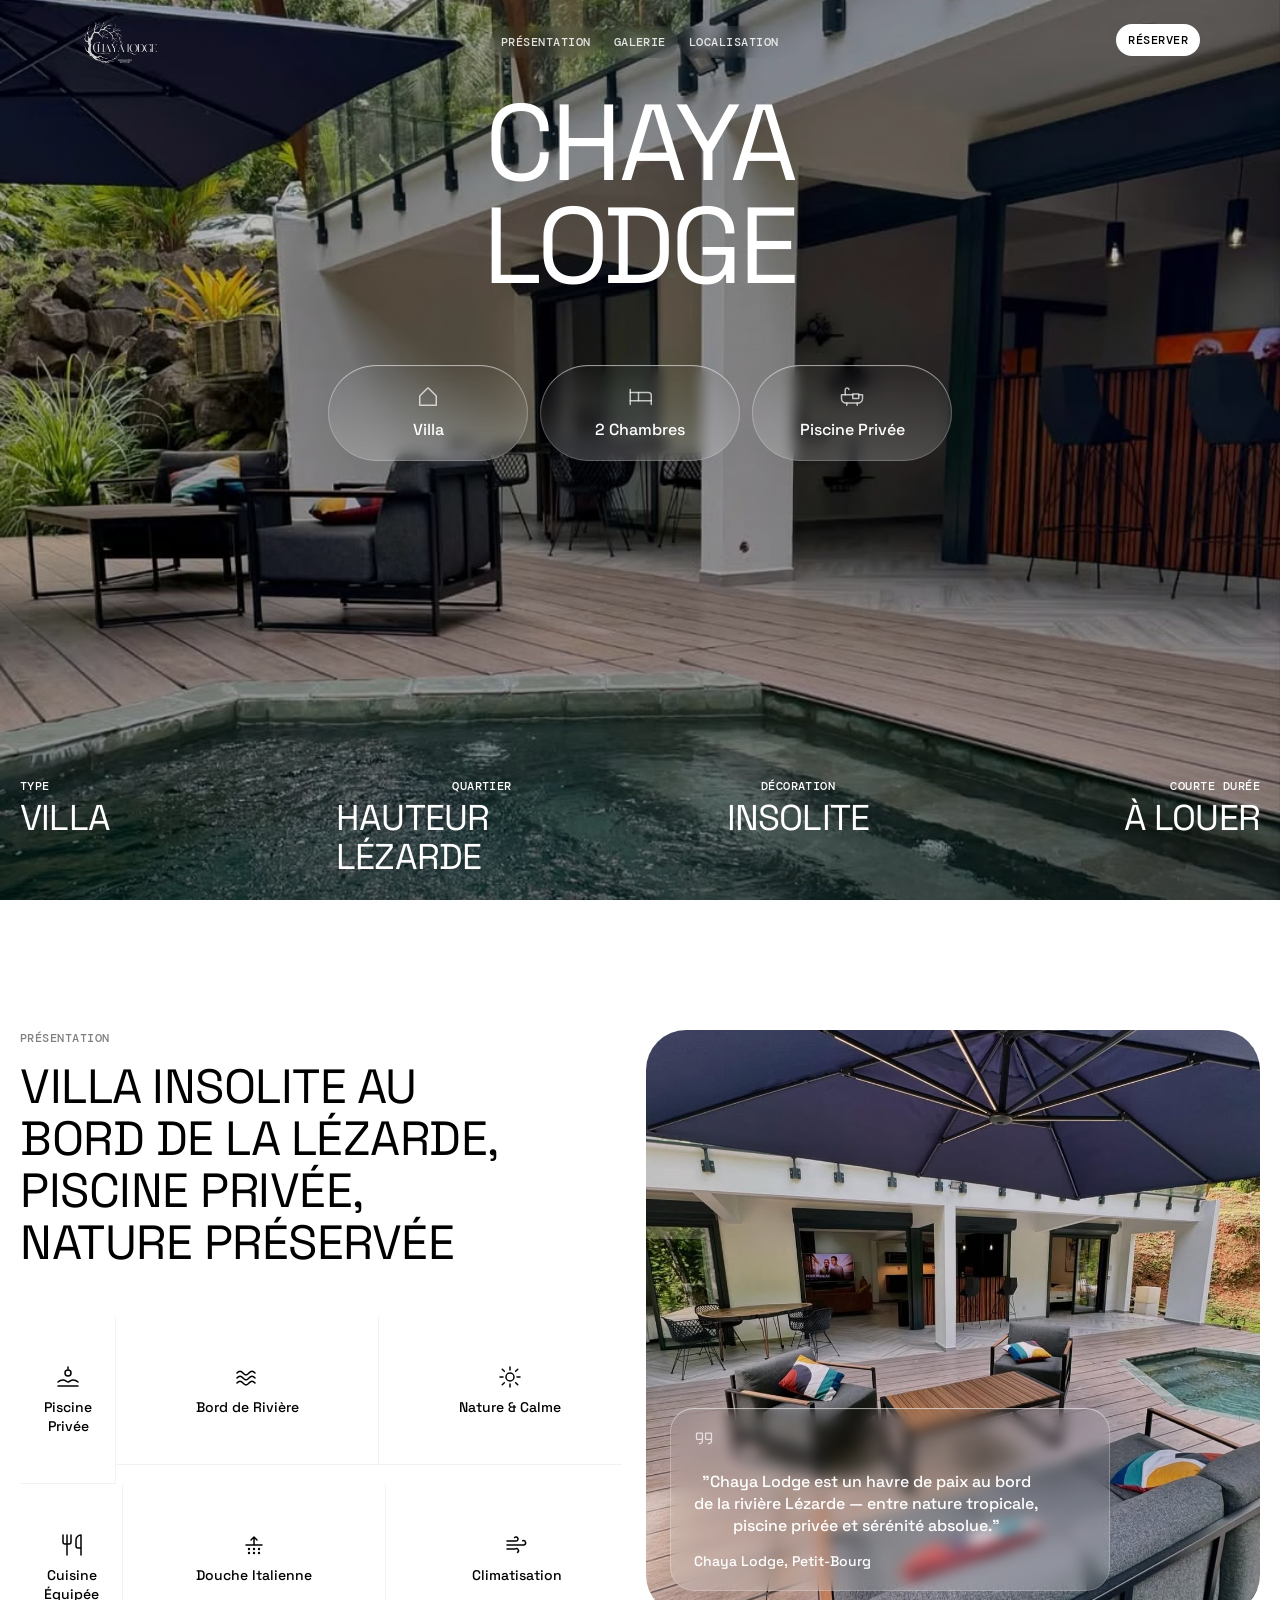
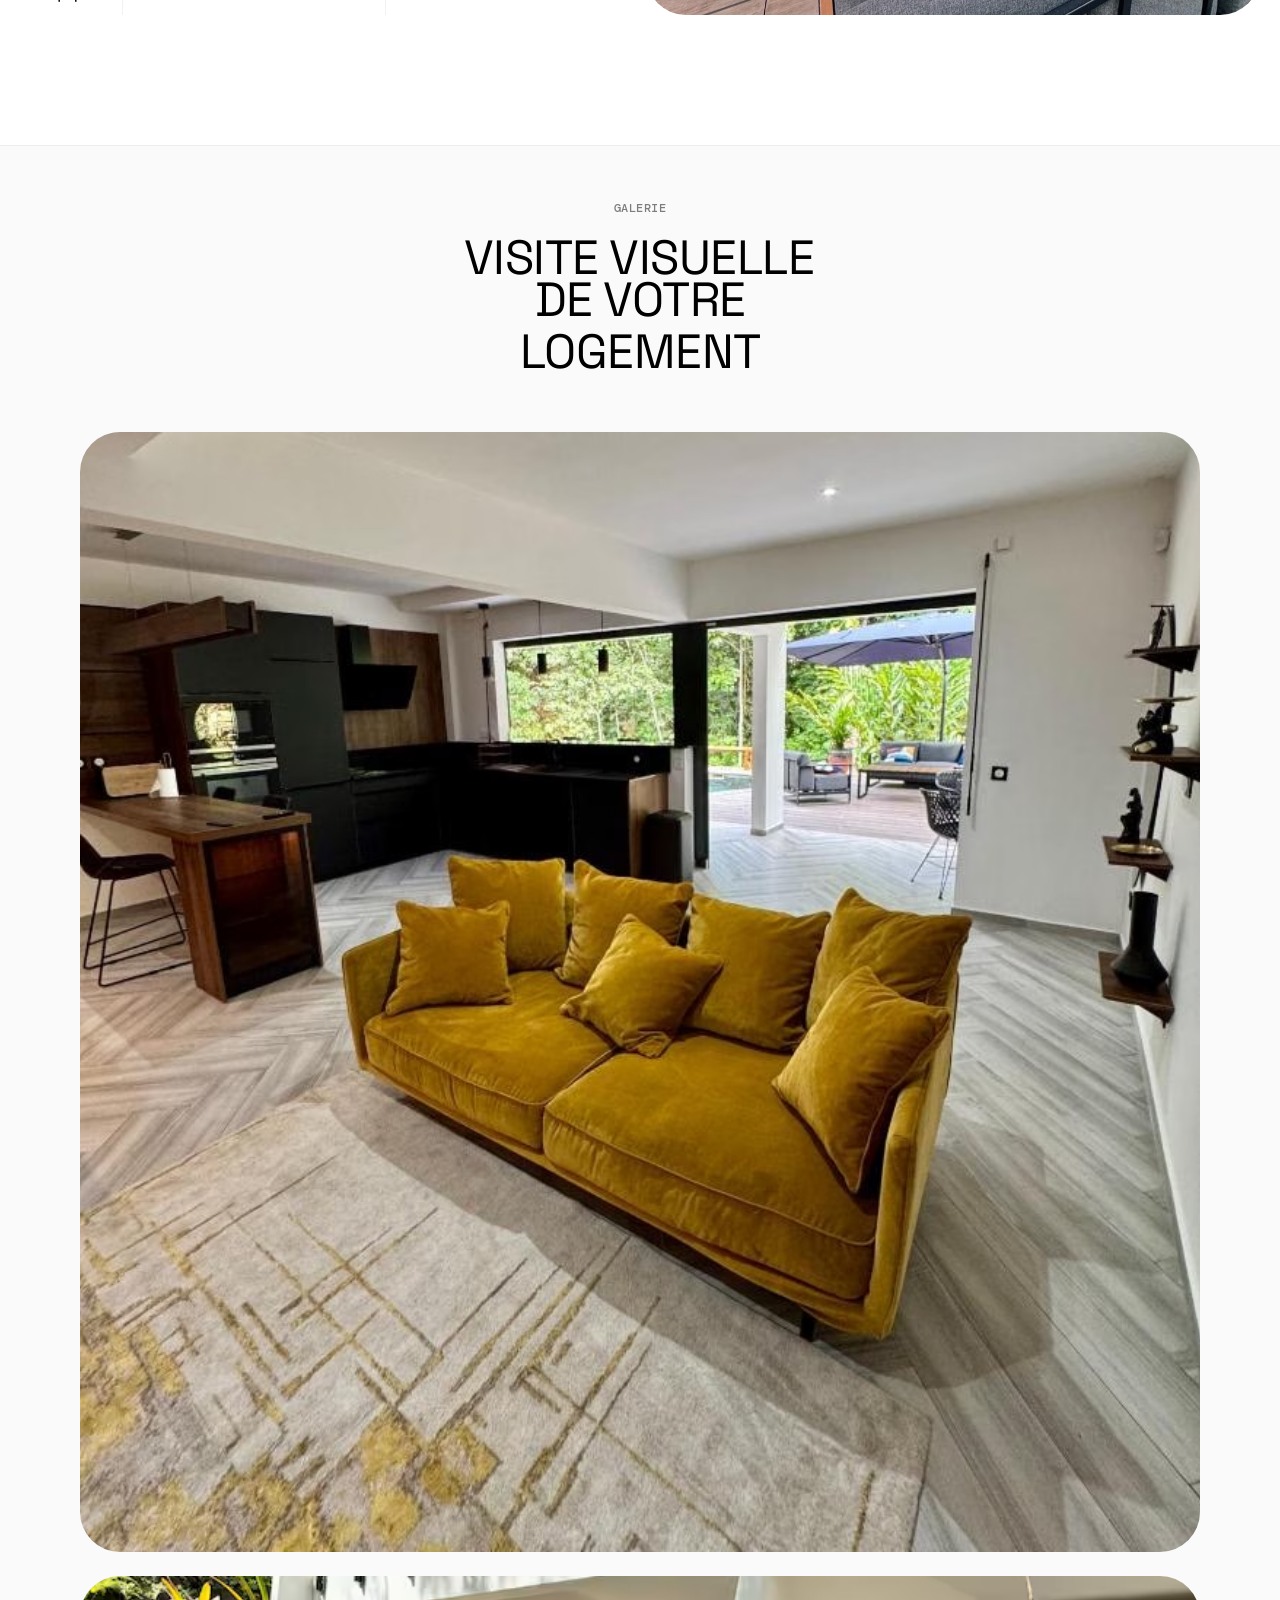
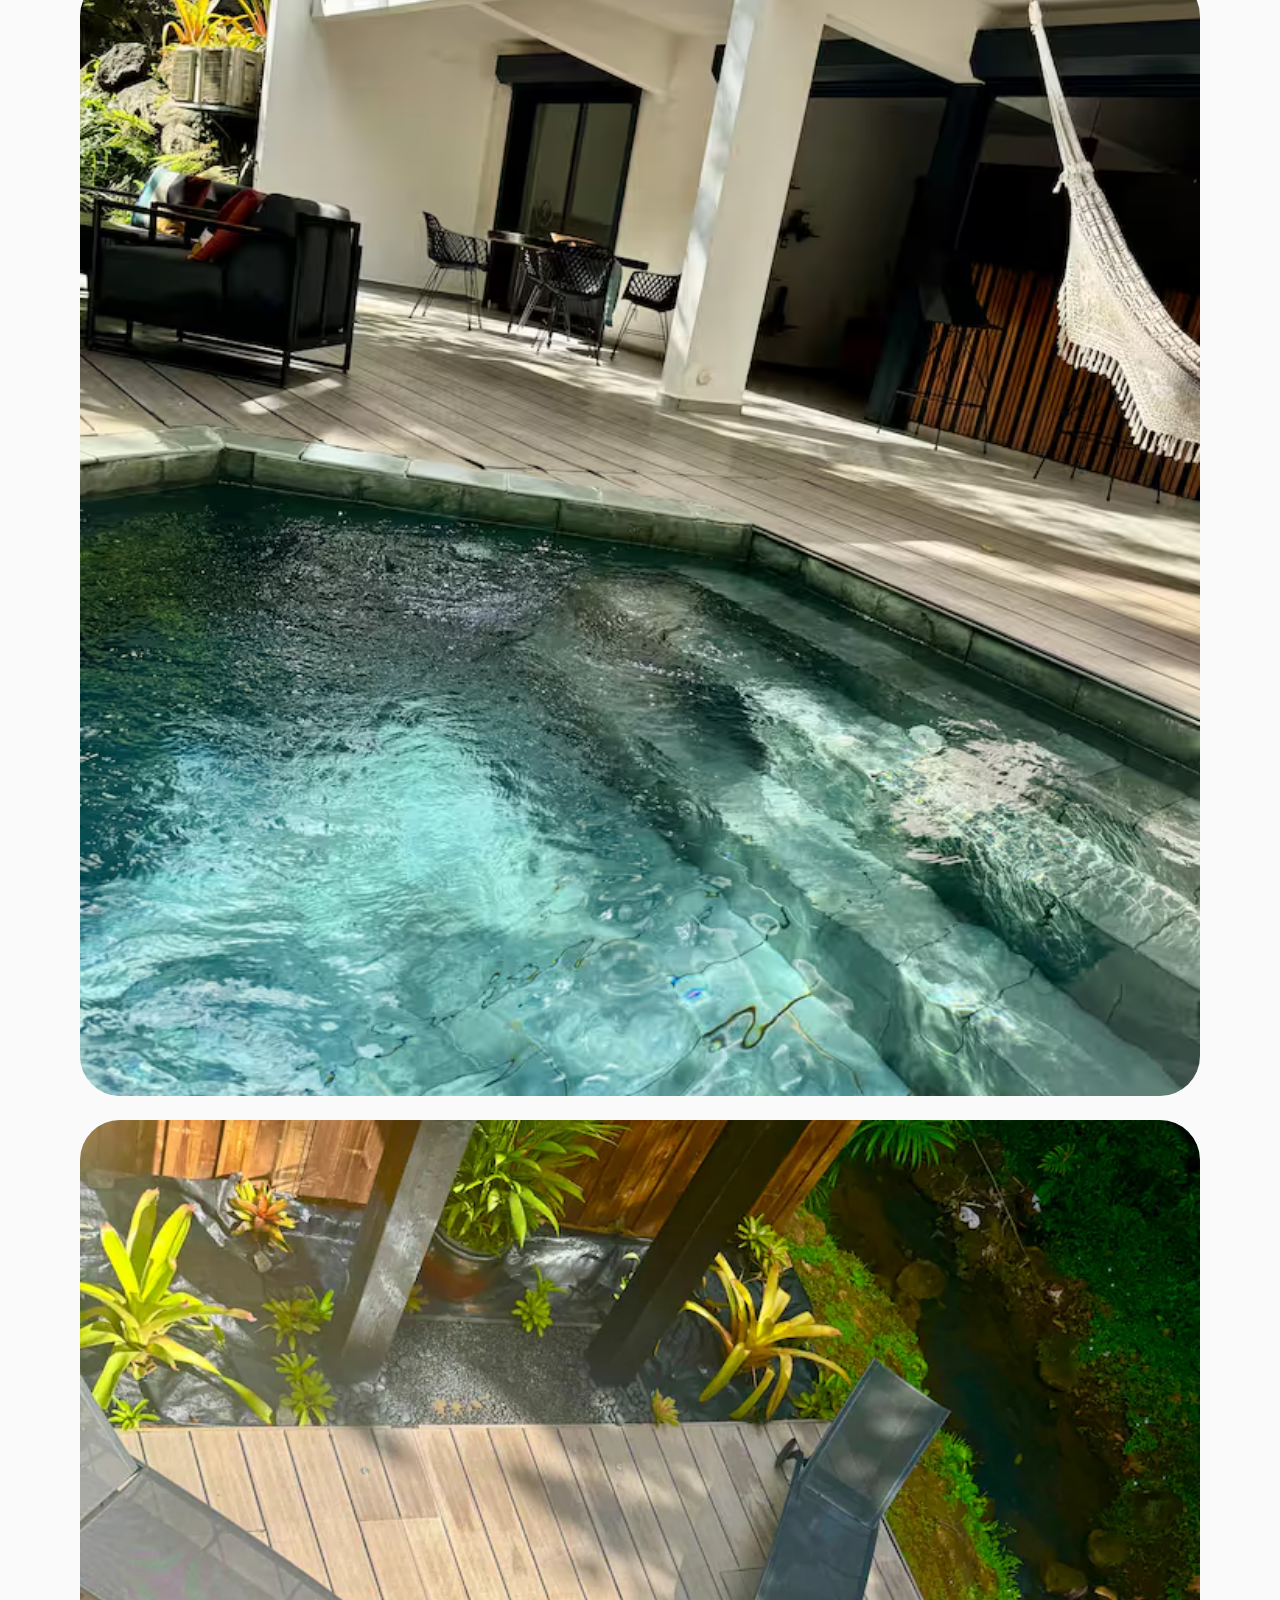
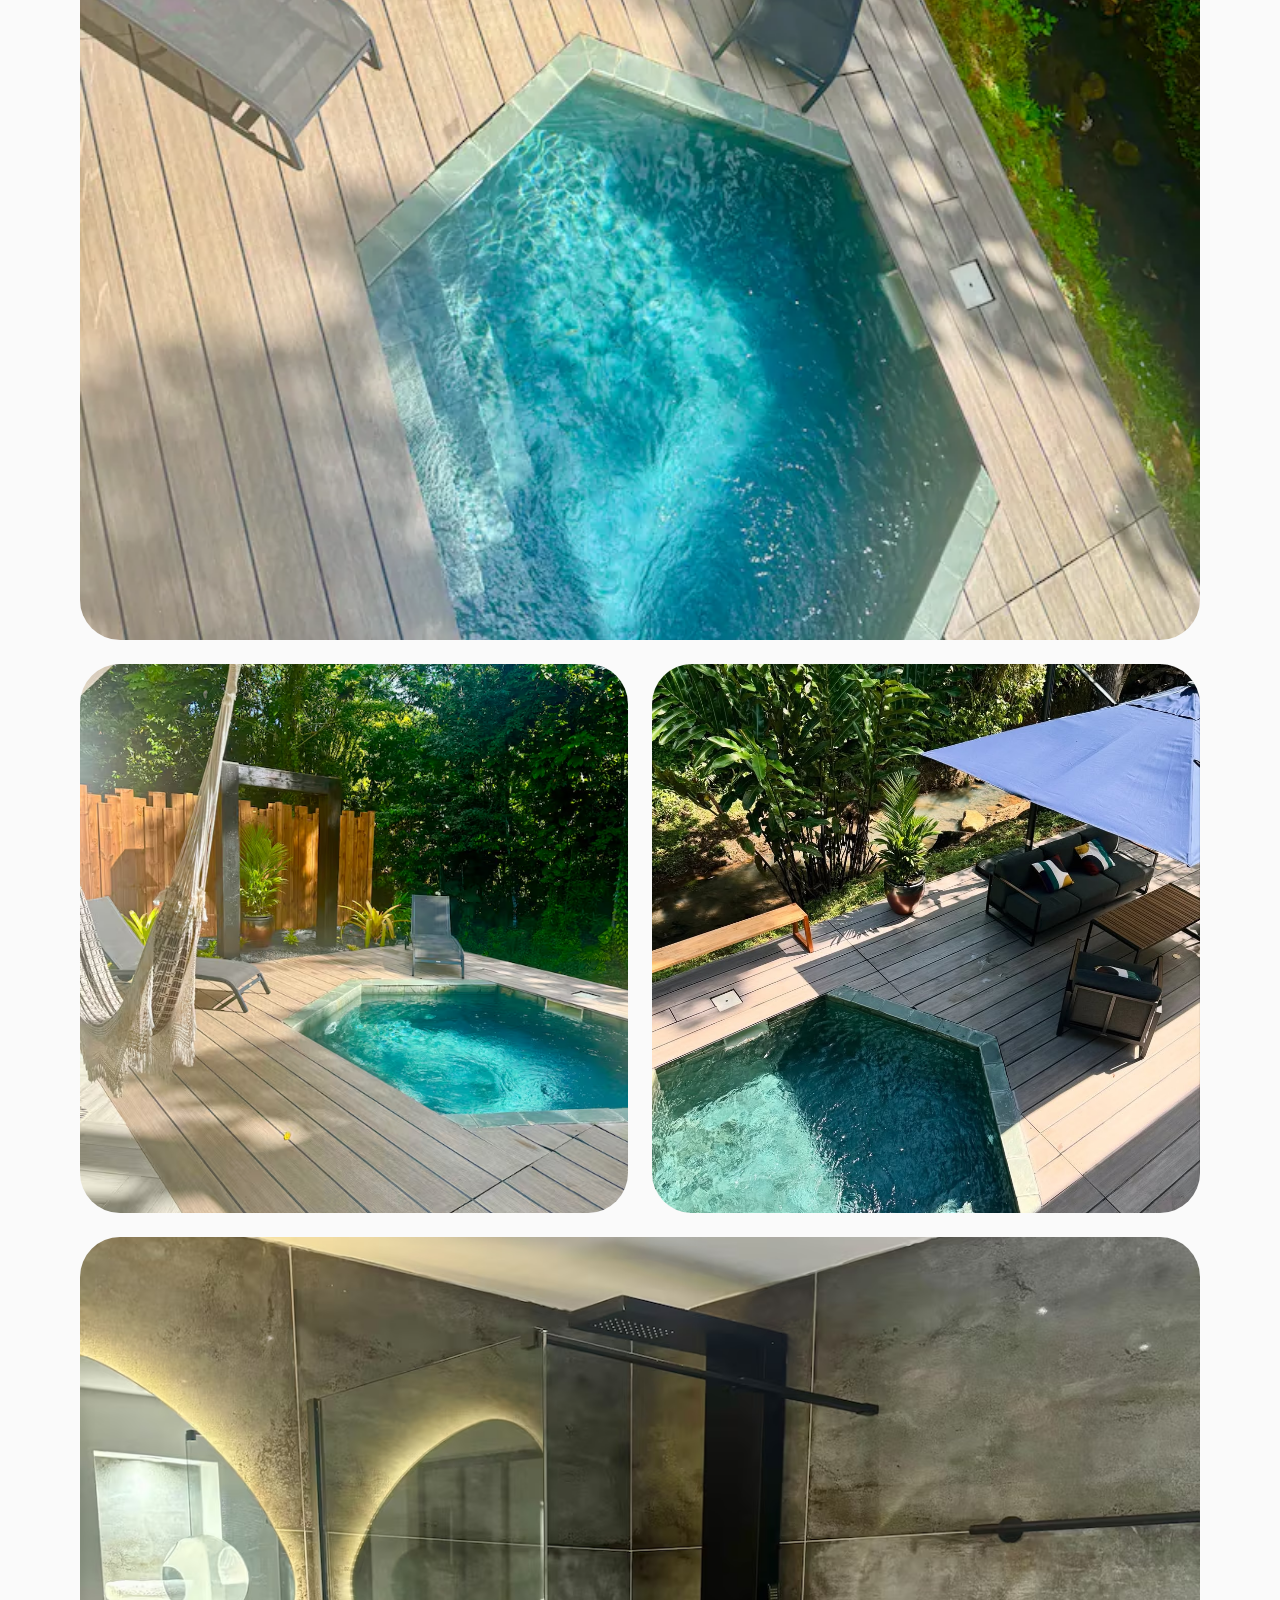
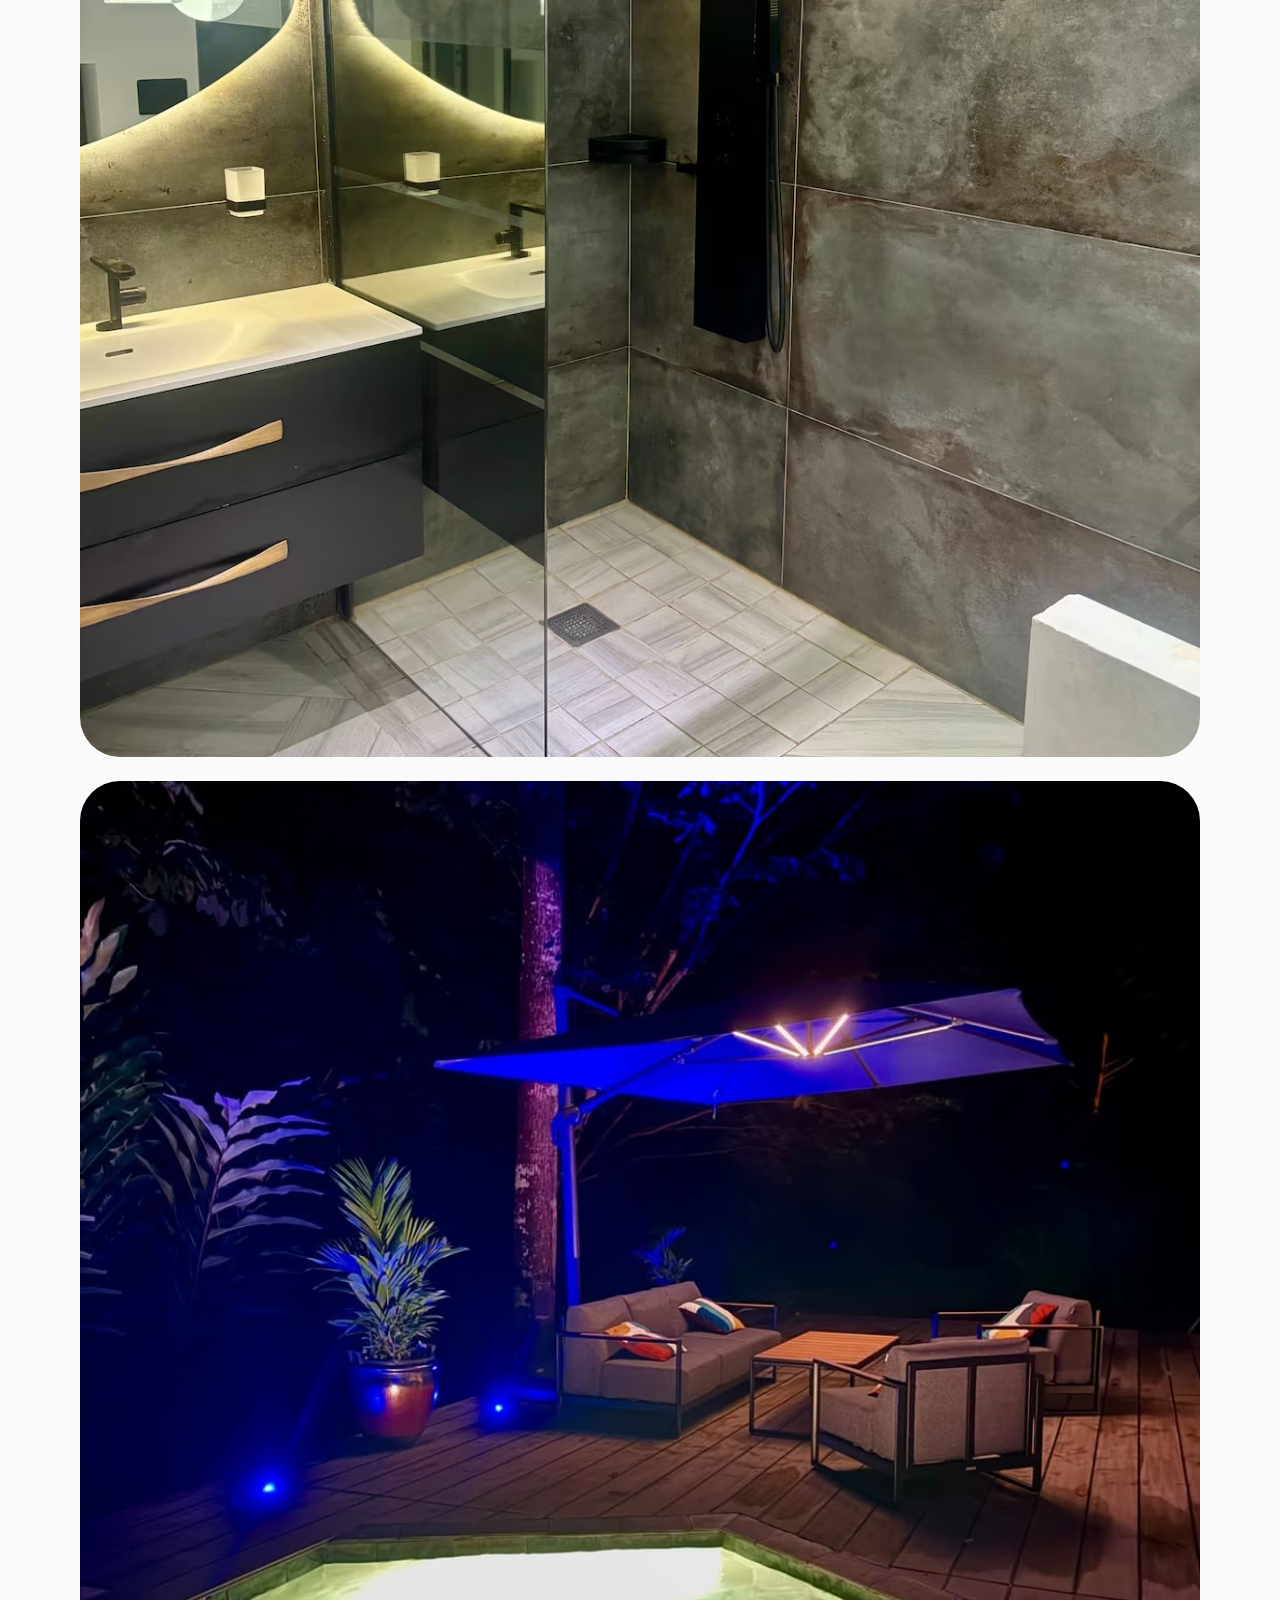
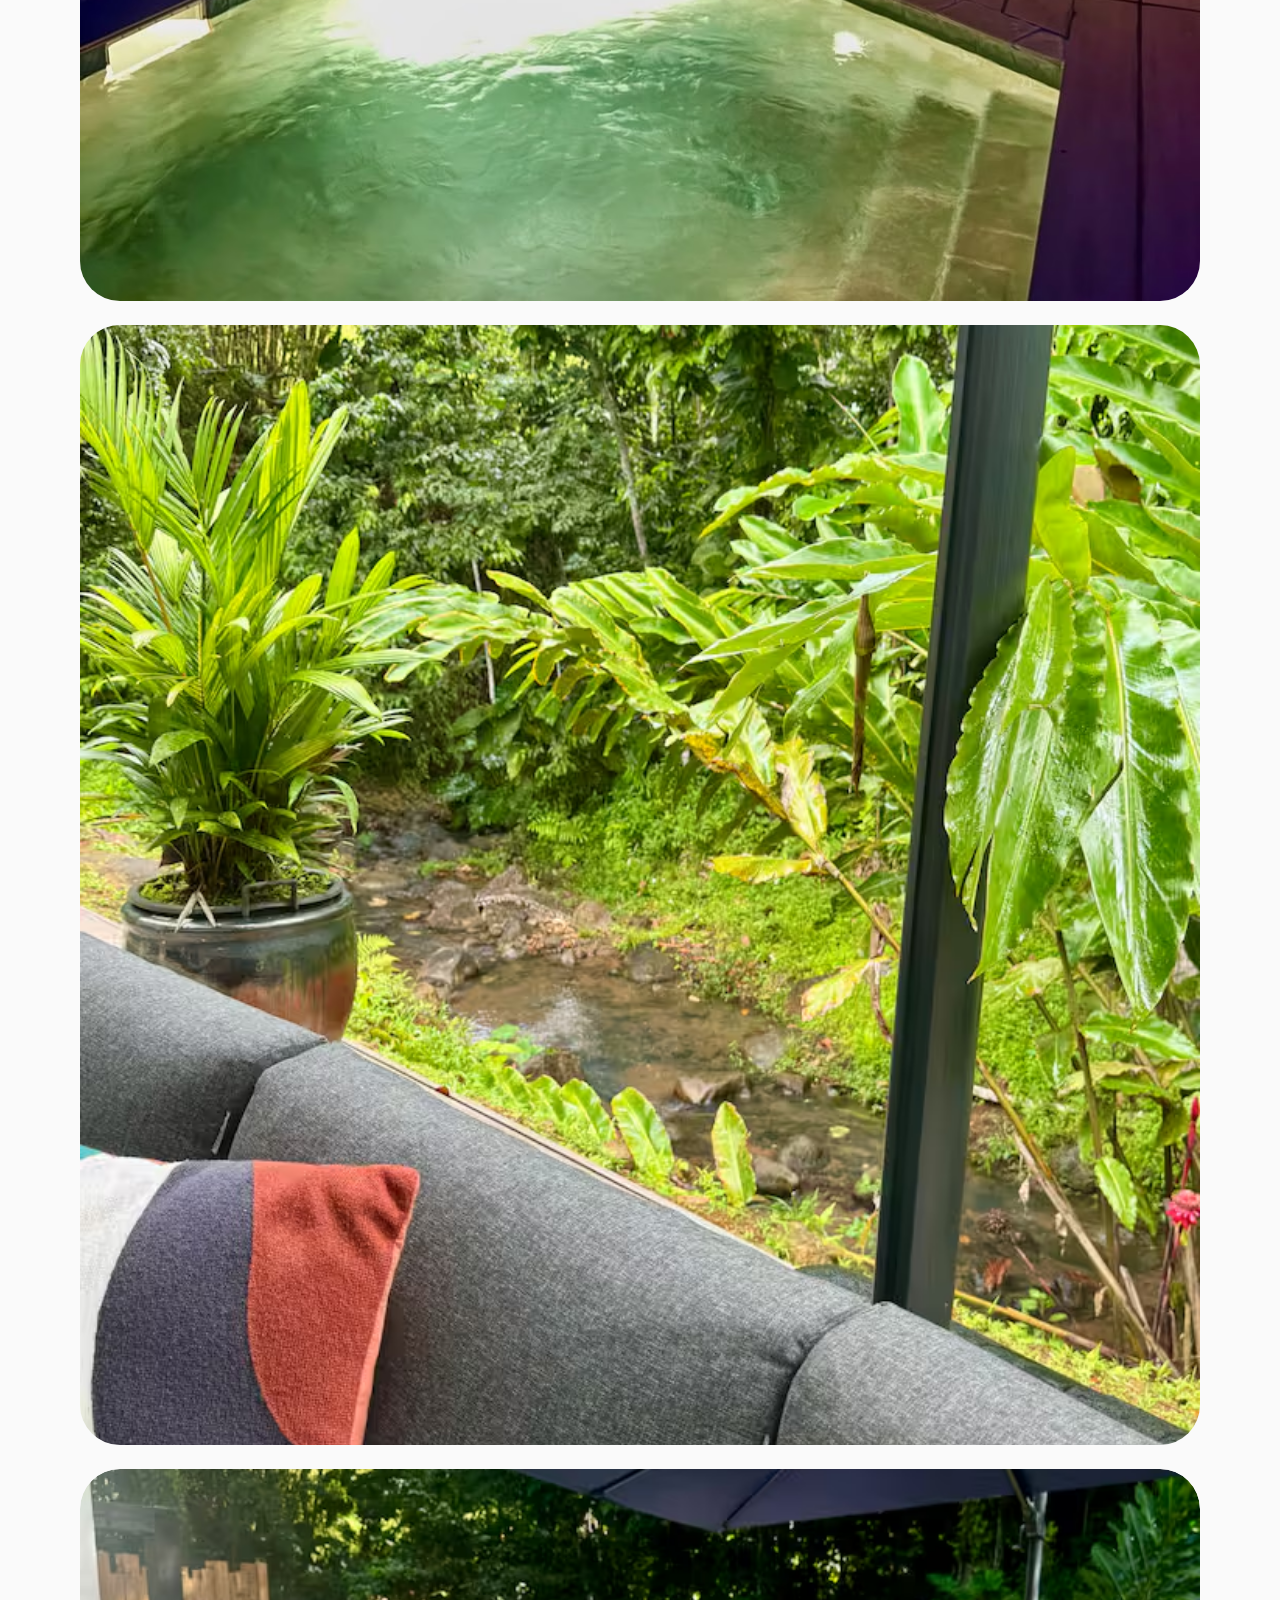
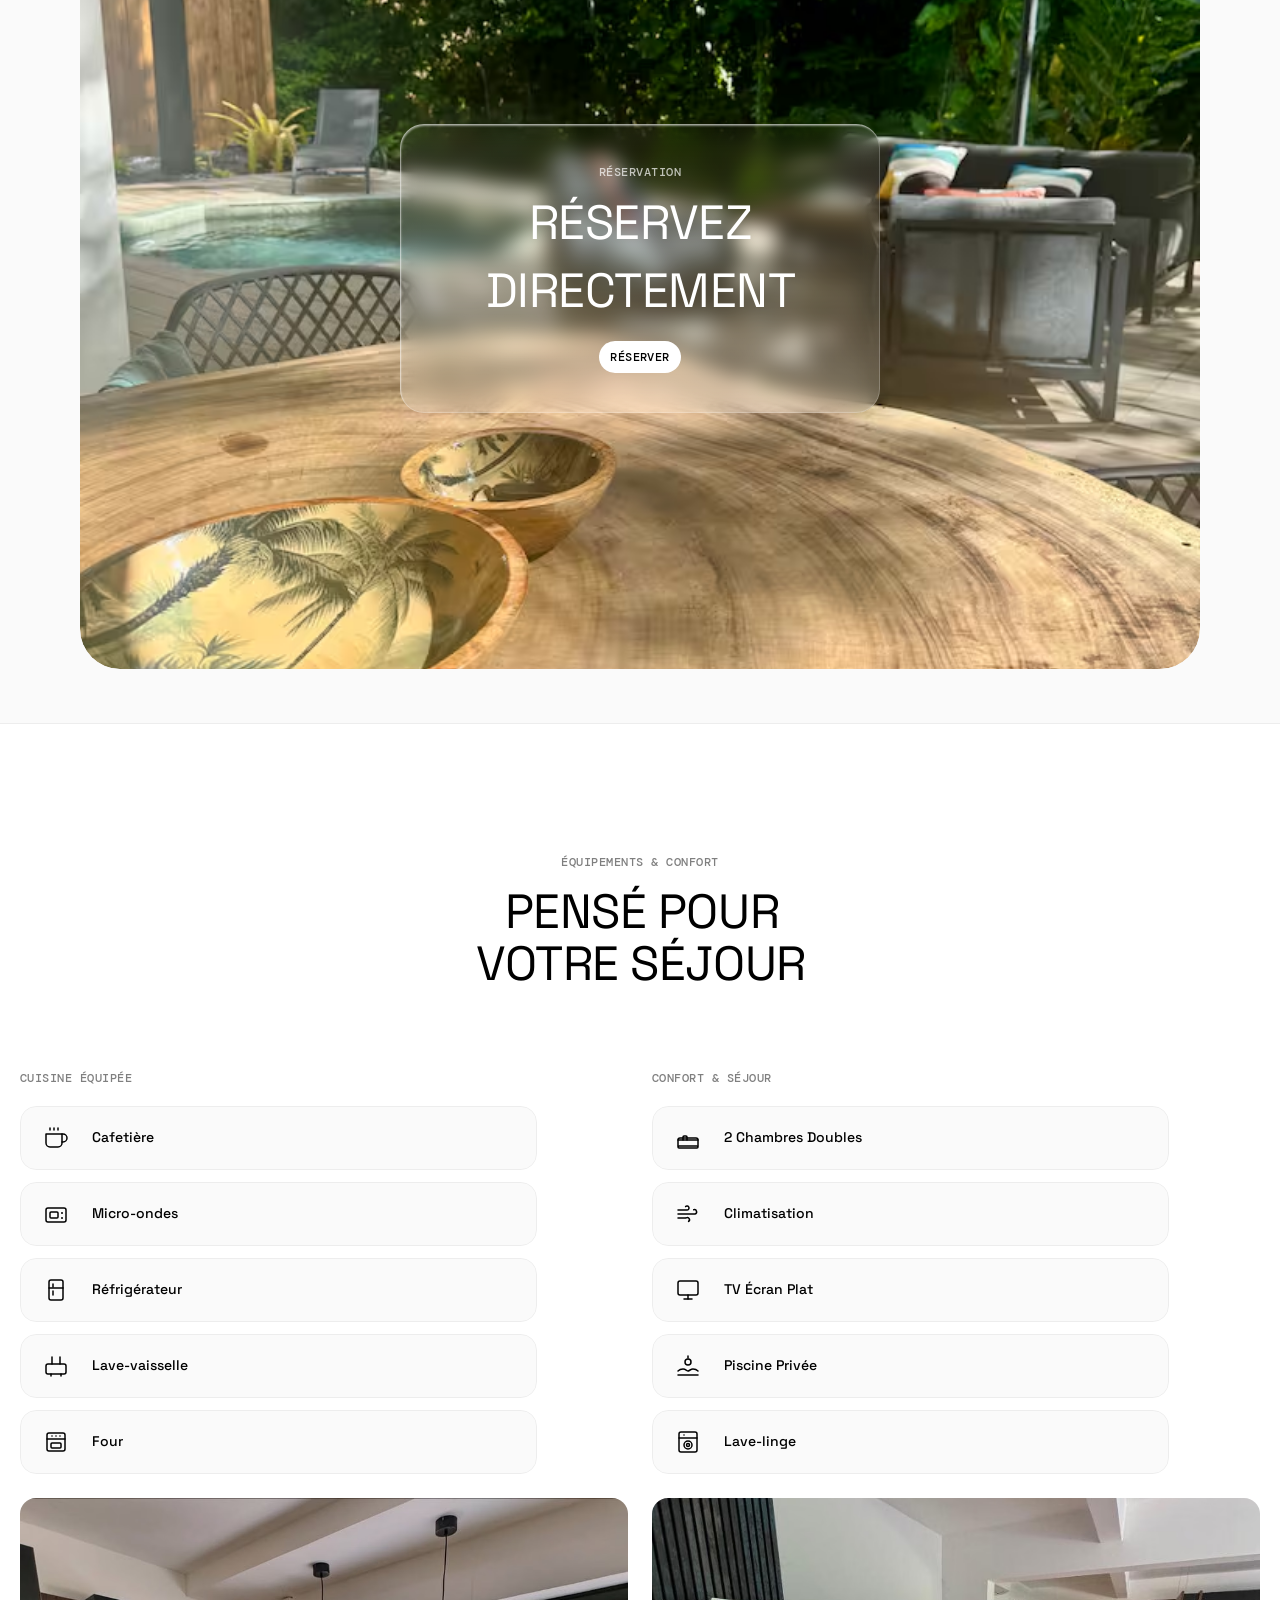
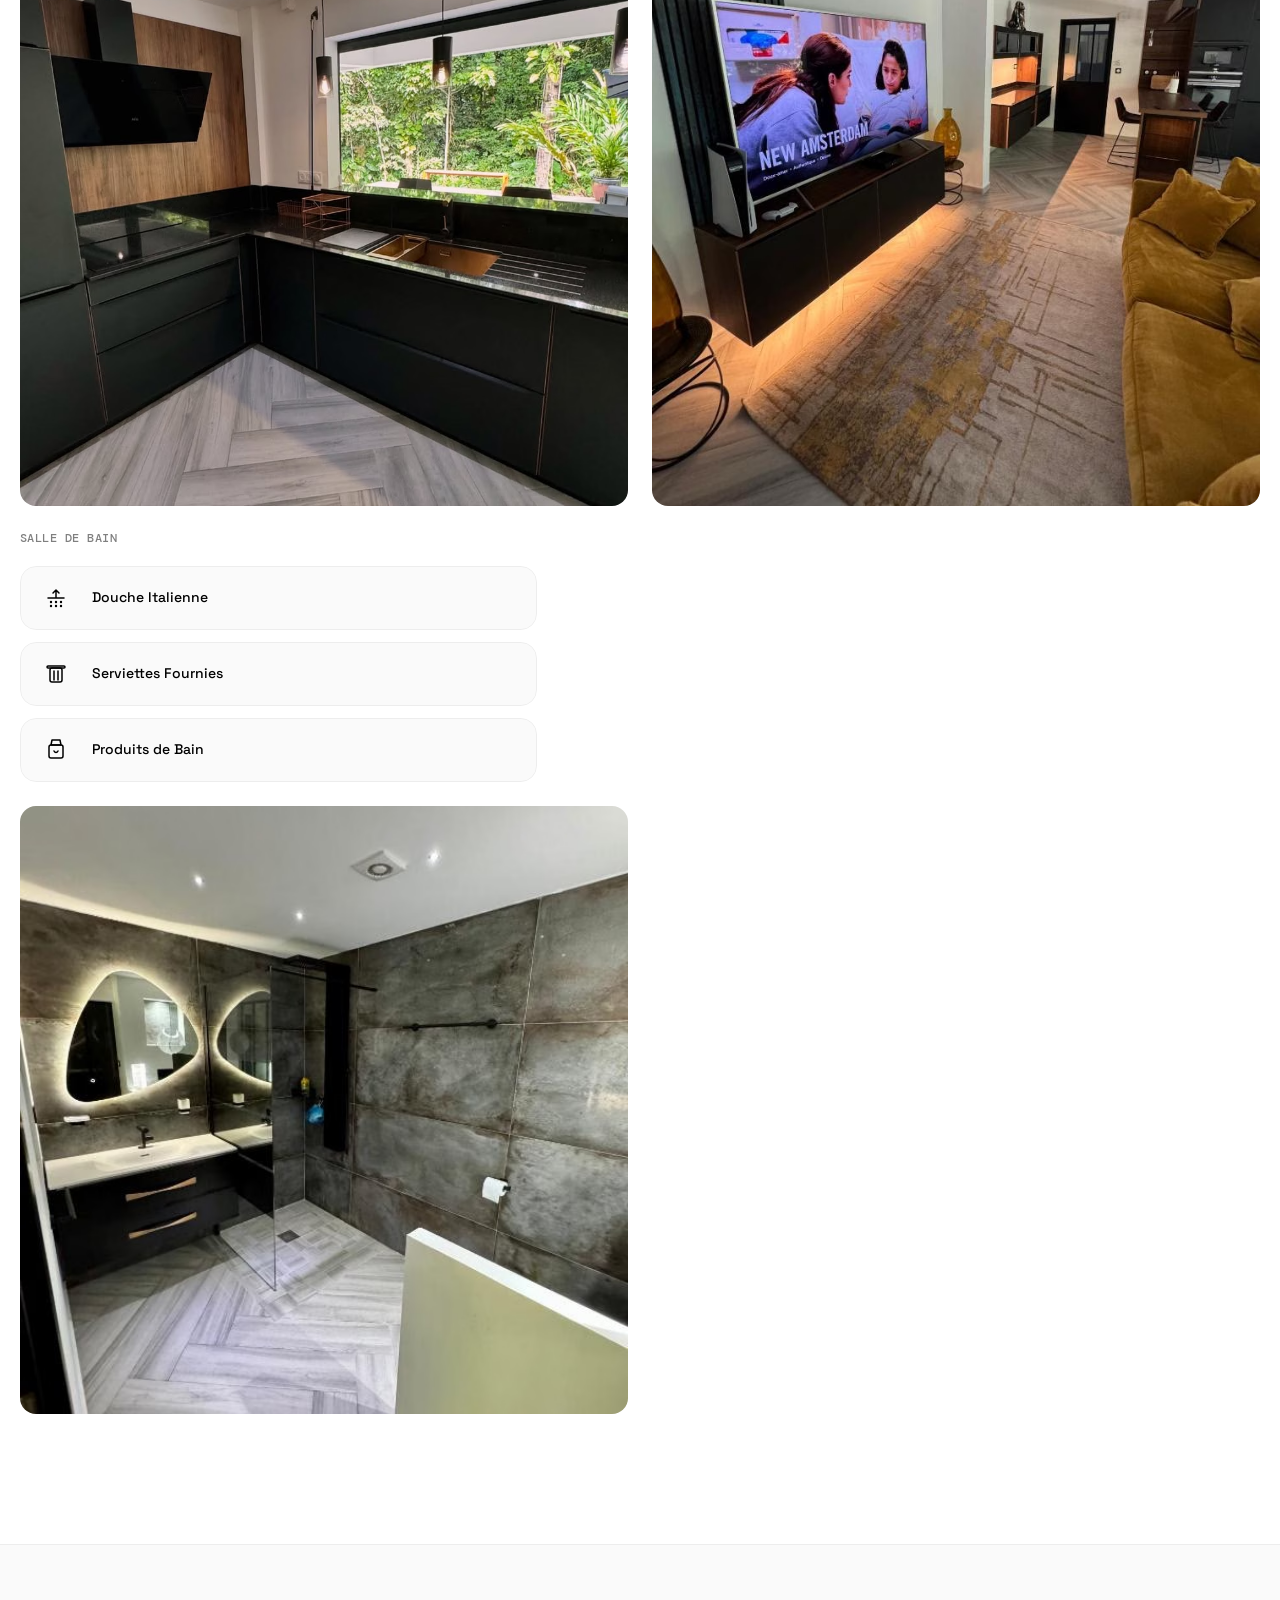
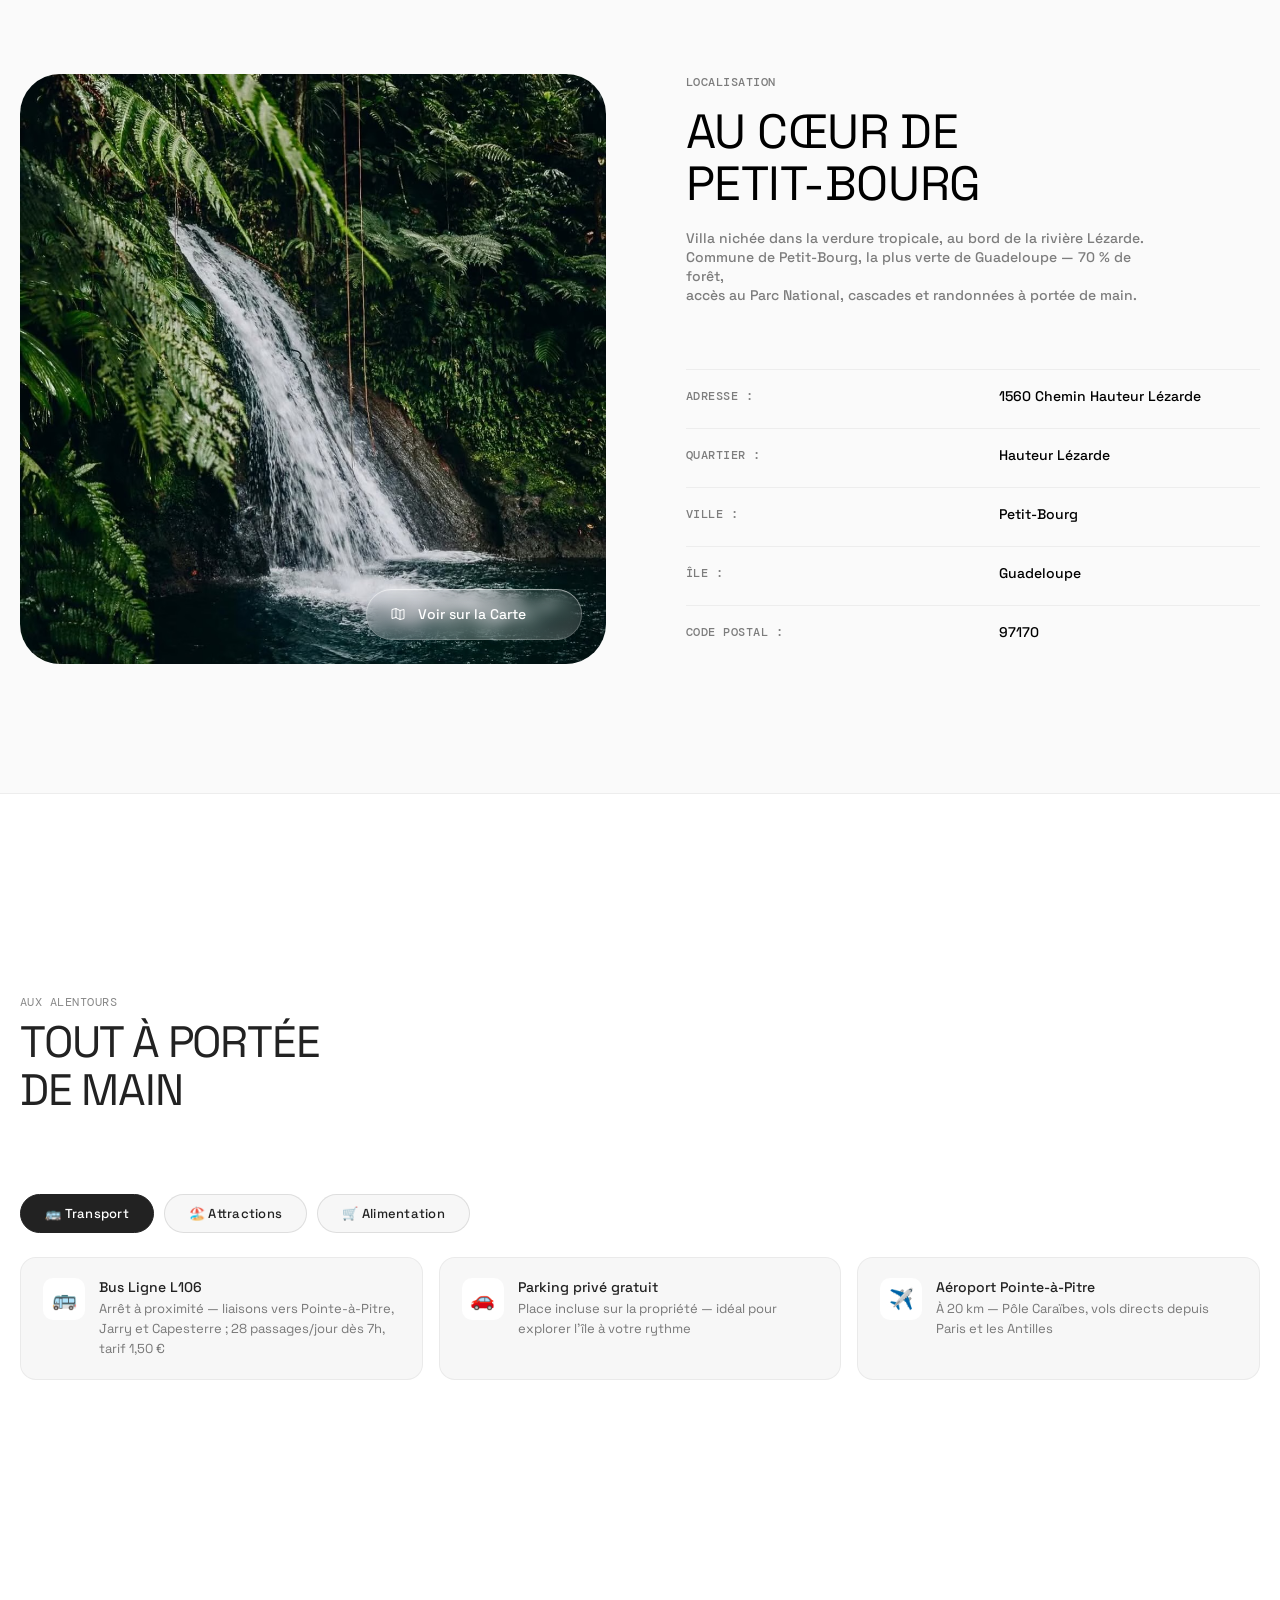
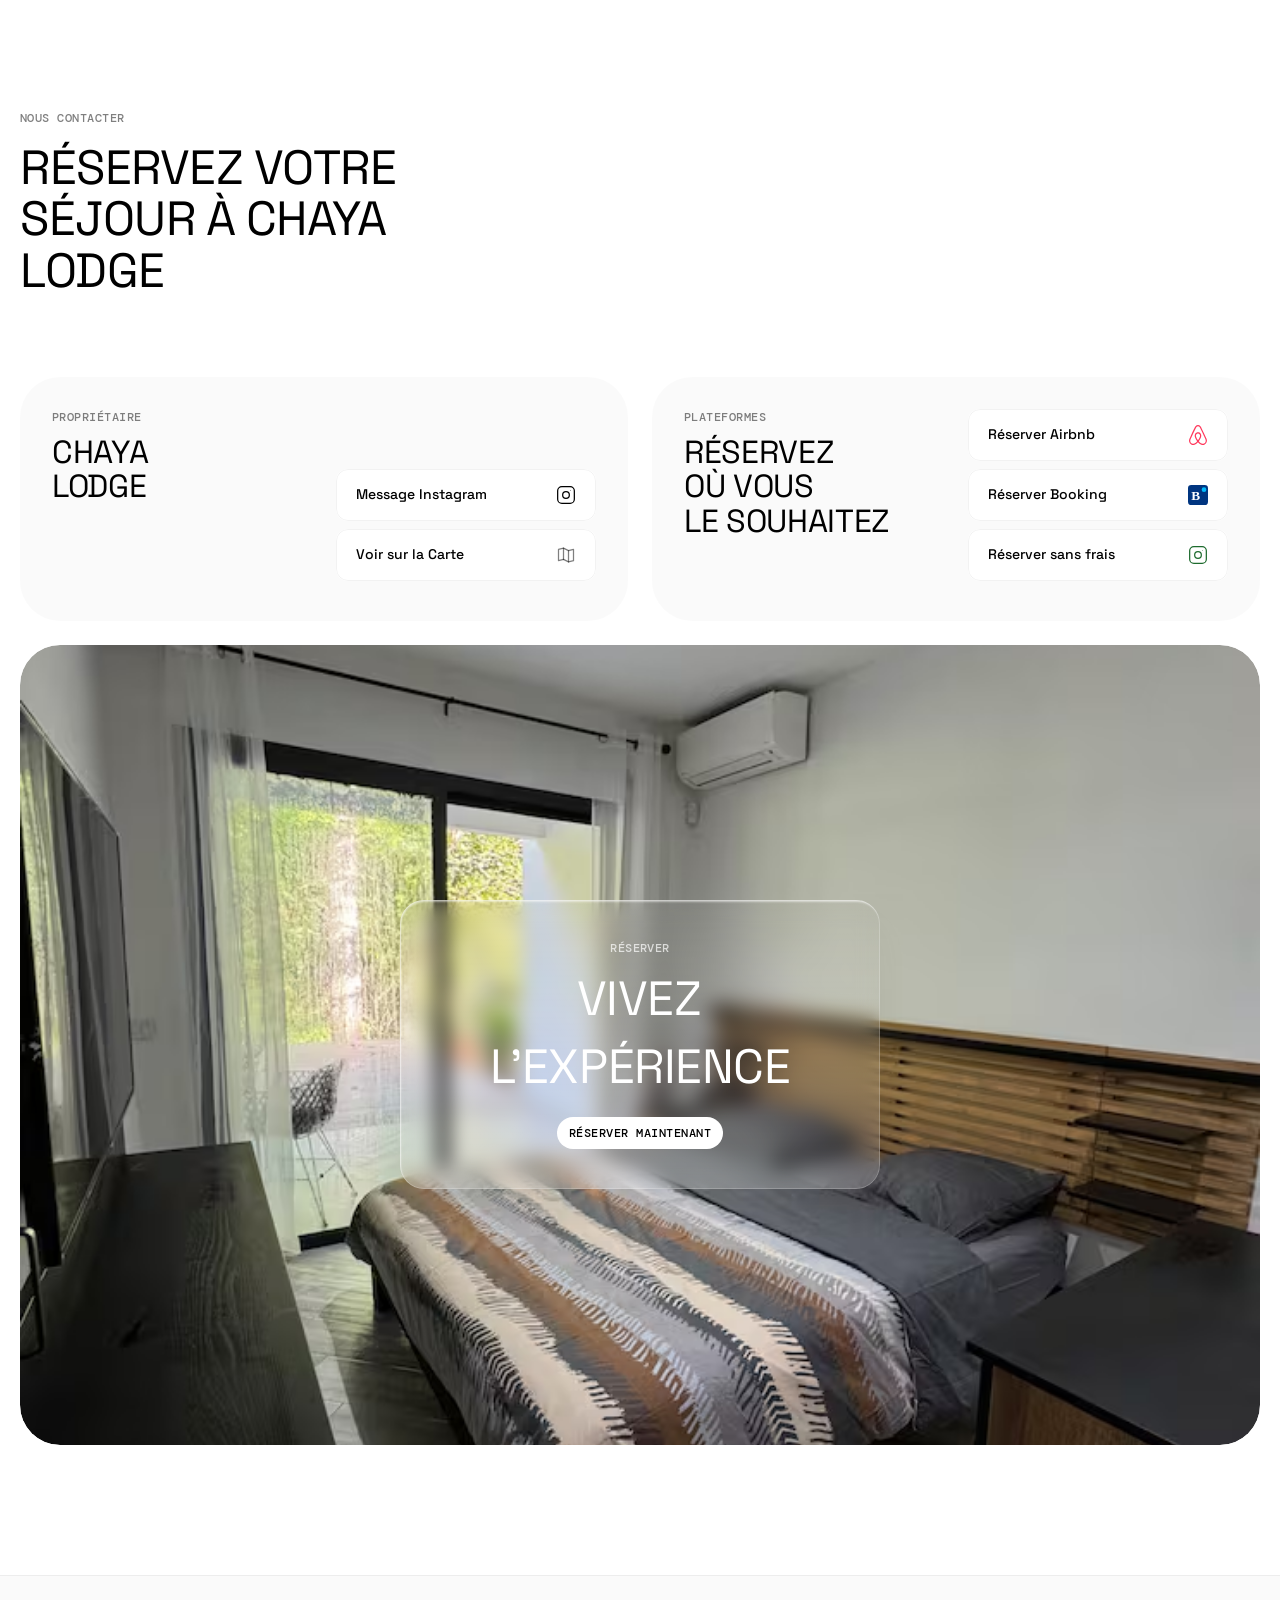
<file: index.html>
<!DOCTYPE html>
<html lang="fr">
  <head>
    <meta charset="utf-8" />
    <meta name="viewport" content="width=device-width, initial-scale=1, viewport-fit=cover" />

    <!-- ═══════════════════════════════════════════════════════════
         SEO — Titre & Description
         Modifier SITE_URL si le domaine change
    ════════════════════════════════════════════════════════════ -->
    <title>Chaya Lodge — Villa avec Piscine Privée à Petit-Bourg, Guadeloupe</title>
    <meta name="description" content="Chaya Lodge — villa insolite avec piscine privée au bord de la rivière Lézarde, à Petit-Bourg, Guadeloupe. 2 chambres, nature préservée, Cascade aux Écrevisses à 10 min. Réservez sur Airbnb ou Booking." />
    <meta name="keywords" content="location villa Guadeloupe, Chaya Lodge Petit-Bourg, villa piscine Guadeloupe, location bord rivière Guadeloupe, Airbnb Petit-Bourg, Booking Guadeloupe, location insolite Guadeloupe" />
    <meta name="author" content="Chaya Lodge" />
    <meta name="robots" content="index, follow, max-snippet:-1, max-image-preview:large, max-video-preview:-1" />
    <meta name="format-detection" content="telephone=no" />
    <link rel="canonical" href="https://chaya-lodgee.vercel.app/" />

    <!-- ═══════════════════════════════════════════════════════════
         Open Graph — Partage réseaux sociaux (Facebook, WhatsApp…)
    ════════════════════════════════════════════════════════════ -->
    <meta property="og:type" content="website" />
    <meta property="og:site_name" content="Chaya Lodge" />
    <meta property="og:title" content="Chaya Lodge — Villa Piscine Privée, Petit-Bourg, Guadeloupe" />
    <meta property="og:description" content="Villa insolite avec piscine privée au bord de la rivière Lézarde. 2 chambres, nature tropicale, Cascade aux Écrevisses à 10 min. Réservez sur Airbnb ou Booking." />
    <meta property="og:url" content="https://chaya-lodgee.vercel.app/" />
    <meta property="og:image" content="https://chaya-lodgee.vercel.app/assets/images/og-image.jpg" />
    <meta property="og:image:width" content="1200" />
    <meta property="og:image:height" content="630" />
    <meta property="og:image:type" content="image/jpeg" />
    <meta property="og:image:alt" content="Chaya Lodge — Villa piscine privée, Petit-Bourg, Guadeloupe" />
    <meta property="og:locale" content="fr_FR" />

    <!-- ═══════════════════════════════════════════════════════════
         Twitter / X Card
    ════════════════════════════════════════════════════════════ -->
    <meta name="twitter:card" content="summary_large_image" />
    <meta name="twitter:title" content="Chaya Lodge — Villa Piscine Privée, Guadeloupe" />
    <meta name="twitter:description" content="Villa insolite avec piscine privée au bord de la Lézarde, Petit-Bourg. Réservez sur Airbnb ou Booking." />
    <meta name="twitter:image" content="https://chaya-lodgee.vercel.app/assets/images/og-image.jpg" />

    <!-- ═══════════════════════════════════════════════════════════
         Favicon & icônes mobiles
    ════════════════════════════════════════════════════════════ -->
    <link rel="icon" type="image/png" sizes="32x32" href="./assets/icons/favicon-32.png" />
    <link rel="icon" type="image/png" sizes="180x180" href="./assets/icons/apple-touch-icon.png" />
    <link rel="apple-touch-icon" href="./assets/icons/apple-touch-icon.png" />
    <meta name="theme-color" content="#111111" />

    <!-- ═══════════════════════════════════════════════════════════
         Performance — Preconnect & Preload
         Réduit le TTFB pour les ressources critiques
    ════════════════════════════════════════════════════════════ -->
    <link rel="preconnect" href="https://fonts.googleapis.com" />
    <link rel="preconnect" href="https://fonts.gstatic.com" crossorigin />
    <!-- LCP image : préchargée pour améliorer le score Core Web Vitals -->
    <link rel="preload" as="image" href="./assets/images/photo-hero.avif" fetchpriority="high" />

    <!-- ═══════════════════════════════════════════════════════════
         JSON-LD Schema.org — Référencement local & structuré
         Permet à Google d'afficher des rich results
    ════════════════════════════════════════════════════════════ -->
    <script type="application/ld+json">
    {
      "@context": "https://schema.org",
      "@graph": [
        {
          "@type": "LodgingBusiness",
          "@id": "https://chaya-lodgee.vercel.app/#lodging",
          "name": "Chaya Lodge",
          "description": "Villa insolite avec piscine privée au bord de la rivière Lézarde, à Petit-Bourg, Guadeloupe. 2 chambres, nature tropicale, Cascade aux Écrevisses à 10 min.",
          "url": "https://chaya-lodgee.vercel.app/",
          "image": "https://chaya-lodgee.vercel.app/assets/images/photo-hero.avif",
          "sameAs": [
            "https://www.instagram.com/chaya_lodgee/",
            "https://www.tiktok.com/@chaya_lodgee",
            "https://www.airbnb.fr/rooms/1556787678845345819",
            "https://www.booking.com/hotel/gp/chaya-lodge.fr.html"
          ],
          "address": {
            "@type": "PostalAddress",
            "streetAddress": "1560 Chemin Hauteur Lézarde",
            "addressLocality": "Petit-Bourg",
            "postalCode": "97170",
            "addressRegion": "Guadeloupe",
            "addressCountry": "FR"
          },
          "geo": {
            "@type": "GeoCoordinates",
            "latitude": 16.1833,
            "longitude": -61.5833
          },
          "numberOfRooms": 2,
          "priceRange": "€€",
          "amenityFeature": [
            { "@type": "LocationFeatureSpecification", "name": "Piscine privée", "value": true },
            { "@type": "LocationFeatureSpecification", "name": "Cuisine équipée", "value": true },
            { "@type": "LocationFeatureSpecification", "name": "WiFi", "value": true },
            { "@type": "LocationFeatureSpecification", "name": "Climatisation", "value": true },
            { "@type": "LocationFeatureSpecification", "name": "Parking gratuit", "value": true },
            { "@type": "LocationFeatureSpecification", "name": "Lave-linge", "value": true }
          ],
          "checkinTime": "15:00",
          "checkoutTime": "11:00",
          "currenciesAccepted": "EUR",
          "paymentAccepted": "Credit Card, Cash",
          "openingHoursSpecification": {
            "@type": "OpeningHoursSpecification",
            "dayOfWeek": ["Monday","Tuesday","Wednesday","Thursday","Friday","Saturday","Sunday"],
            "opens": "00:00",
            "closes": "23:59"
          }
        },
        {
          "@type": "WebSite",
          "@id": "https://chaya-lodgee.vercel.app/#website",
          "name": "Chaya Lodge",
          "url": "https://chaya-lodgee.vercel.app/",
          "inLanguage": "fr-FR",
          "description": "Site officiel de Chaya Lodge en Guadeloupe",
          "publisher": {
            "@type": "Organization",
            "name": "Chaya Lodge"
          }
        },
        {
          "@type": "BreadcrumbList",
          "itemListElement": [
            {
              "@type": "ListItem",
              "position": 1,
              "name": "Accueil",
              "item": "https://chaya-lodgee.vercel.app/"
            }
          ]
        }
      ]
    }
    </script>

    <link rel="stylesheet" href="./styles/global.css?v=20260610-4" />
    <link rel="stylesheet" href="./styles/main.css?v=20260614-16" />
    <!-- Fonts chargées de manière non-bloquante (évite render-blocking) -->
    <link rel="preload" as="style" href="https://fonts.googleapis.com/css2?family=Space+Grotesk:wght@400;500&display=swap" onload="this.onload=null;this.rel='stylesheet'" />
    <link rel="preload" as="style" href="https://fonts.googleapis.com/css2?family=DM+Mono:wght@500&display=swap" onload="this.onload=null;this.rel='stylesheet'" />
    <noscript>
      <link rel="stylesheet" href="https://fonts.googleapis.com/css2?family=Space+Grotesk:wght@400;500&display=swap" />
      <link rel="stylesheet" href="https://fonts.googleapis.com/css2?family=DM+Mono:wght@500&display=swap" />
    </noscript>
  <style>
    /* Fond sombre global — élimine les bandes blanches iOS/Android */
    html, body { background: #111; margin: 0; }

    /* Hero title */
    .h1framer-text {
      display: flex !important;
      flex-direction: column !important;
      align-items: center !important;
      gap: 0 !important;
      width: 100% !important;
      padding: 20px 20px 0 !important;
      box-sizing: border-box !important;
    }
    .willow-creek-road {
      height: auto !important;
      min-height: 0 !important;
      margin: 0 !important;
      width: 100% !important;
      /* 9vw fluide sur TOUS les écrans — min 24px (pas 56px)
         344px→31px  375px→34px  430px→39px  768px→69px  1440px→108px */
      font-size: clamp(24px, 9vw, 108px); /* sans !important → CSS externe !important peut l'écraser */
      line-height: 0.95 !important;
      letter-spacing: -0.03em !important;
      text-transform: uppercase !important;
      font-weight: 400 !important;
      color: white !important;
      text-align: center !important;
      justify-content: center !important;
      display: block !important;
    }
    .cold-spring-ny { height: auto !important; min-height: 0 !important; }
    /* Map location button: fit full text */
    .map-view { width: auto !important; min-width: 140px !important; }
    /* Logo image in nav + footer */
    .site-logo-img { height: 62px; width: auto; object-fit: contain; display: block; border-radius: 8px; filter: invert(1); mix-blend-mode: multiply; }
    /* Nav logo */
    .nav-logo-wrap { display: flex; align-items: center; }
    /* Hero : logo blanc sur fond sombre → screen efface le fond noir, design blanc visible */
    .nav-in-hero .site-logo-img { filter: none; mix-blend-mode: screen; }

    /* ── Hero : couvre toute la section, image décalée vers le haut ── */
    .image-icon { object-fit: cover; object-position: center 20%; }
    .top-big { background: #0e0e0e; }

    /* ── Équipements : colonnes mêmes hauteur, images alignées ─────── */
    .features-info { align-items: stretch !important; }
    .category-image { justify-content: space-between !important; }
    .image-wrapper2 { margin-top: 0 !important; }

    /* ── Footer : logo image ────────────────────────────────────────── */
    .footer-logo-img { height: 72px; width: auto; display: block; filter: invert(1); mix-blend-mode: multiply; margin: 0 auto; }

    /* Hero brand name — 3 lines with decorative rules */
    .hero-brand-name {
      display: flex; flex-direction: column;
      align-items: flex-start; gap: 4px;
      padding: 4px 0;
    }
    .hero-brand-plain,
    .hero-brand-ruled {
      font-family: 'Space Grotesk', sans-serif;
      font-size: clamp(32px, 7vw, 72px);
      font-weight: 400;
      letter-spacing: -0.02em;
      text-transform: uppercase;
      color: white;
      line-height: 1;
    }
    .hero-brand-ruled {
      display: flex; align-items: center; gap: 14px;
      font-size: clamp(20px, 4vw, 44px);
      letter-spacing: 0.15em;
    }
    .hero-brand-ruled::before,
    .hero-brand-ruled::after {
      content: '';
      display: block;
      height: 1px; width: 36px;
      background: rgba(255,255,255,0.6);
      flex-shrink: 0;
    }
    /* Platform badges */
    .platforms-display { display: flex; flex-direction: column; gap: 10px; flex: 1; justify-content: center; }
    .plat-badge { display: flex; align-items: center; gap: 10px; padding: 9px 16px; border-radius: 100px; font-family: 'Space Grotesk', sans-serif; font-size: 13px; font-weight: 500; text-decoration: none; letter-spacing: 0.02em; transition: opacity .2s; }
    .plat-badge:hover { opacity: .8; }
    .plat-badge.airbnb { background: #fff0ef; color: #FF385C; border: 1.5px solid rgba(255,56,92,.3); }
    .plat-badge.booking { background: #e8f1ff; color: #003580; border: 1.5px solid rgba(0,53,128,.3); }
    .plat-badge.direct  { background: #f0f7f0; color: #1e6b2e; border: 1.5px solid rgba(30,107,46,.3); }
    /* Surroundings section — same spacing as other sections */
    .surroundings { background: #fff; overflow: hidden; padding: var(--padding-200,200px) var(--padding-20,20px); box-sizing: border-box; display: flex; flex-direction: column; align-items: center; }
    .surr-inner { width: var(--width-1600,1600px); max-width: 100%; display: flex; flex-direction: column; gap: var(--item-spacing-80,80px); }
    .surr-top { display: flex; flex-direction: column; gap: 8px; }
    .surr-label { font-family: 'DM Mono', monospace; font-size: 12px; letter-spacing: .48px; text-transform: uppercase; color: #888; }
    .surr-title { font-family: 'Space Grotesk', sans-serif; font-size: clamp(28px, 4vw, 44px); font-weight: 400; letter-spacing: -1.2px; color: #222; margin: 0; text-transform: uppercase; line-height: 1.1; }
    .surr-tabs { display: flex; gap: 10px; flex-wrap: wrap; }
    .surr-tab { display: flex; align-items: center; gap: 8px; padding: 10px 24px; border-radius: 100px; background: #f7f7f7; border: 1.5px solid rgba(0,0,0,.10); font-family: 'Space Grotesk', sans-serif; font-size: 13px; font-weight: 500; cursor: pointer; transition: all .2s; color: #222; letter-spacing: .02em; }
    .surr-tab.active, .surr-tab:hover { background: #222; color: white; border-color: #222; }
    .surr-body { display: flex; flex-direction: column; gap: 24px; }
    .surr-panel { display: none; }
    .surr-panel.active { display: grid; grid-template-columns: repeat(3,1fr); gap: 16px; }
    .surr-item { background: #f7f7f7; border-radius: 16px; padding: 20px 22px; display: flex; align-items: flex-start; gap: 14px; border: 1px solid rgba(0,0,0,.05); }
    .surr-ico { font-size: 20px; width: 42px; height: 42px; flex-shrink: 0; display: flex; align-items: center; justify-content: center; background: white; border-radius: 10px; }
    .surr-txt strong { display: block; font-family: 'Space Grotesk', sans-serif; font-size: 14px; font-weight: 500; color: #222; margin-bottom: 3px; }
    .surr-txt span { font-family: 'Space Grotesk', sans-serif; font-size: 13px; color: #777; line-height: 1.45; }
    /* Attraction items as links */
    .surr-item--link {
      text-decoration: none;
      color: inherit;
      cursor: pointer;
      transition: background 0.18s, transform 0.18s;
    }
    .surr-item--link:hover {
      background: #efefef;
      transform: translateY(-2px);
    }
    /* Platform grid in contact block */
    .plat-grid { display: grid; grid-template-columns: repeat(3,1fr); gap: 9px; flex: 1; width: 100%; align-content: start; }
    .plat-card { display: flex; flex-direction: column; align-items: center; gap: 7px; padding: 14px 8px; border-radius: 14px; text-decoration: none; transition: opacity .18s, transform .18s; border: 1.5px solid rgba(0,0,0,.07); background: rgba(0,0,0,.02); }
    .plat-card:hover { opacity: .8; transform: translateY(-2px); }
    .plat-ico { width: 44px; height: 44px; border-radius: 10px; display: flex; align-items: center; justify-content: center; flex-shrink: 0; }
    .plat-name { font-family: 'Space Grotesk', sans-serif; font-size: 11px; font-weight: 600; color: #333; text-align: center; line-height: 1.2; }
    @media (max-width: 999px) { .surroundings { padding: var(--padding-84,84px) var(--padding-16,16px); } .surr-panel.active { grid-template-columns: 1fr; } .plat-grid { grid-template-columns: repeat(3,1fr); } }

    /* ── Overflow global : aucun débordement horizontal ───────────
       Appliqué avant les règles galerie pour ne pas casser les abs. */
    section, .w-light { max-width: 100%; }
    img { max-width: 100%; }


    /* ── Booking Modal ─────────────────────────────────────────────── */
    .booking-overlay {
      position: fixed; inset: 0;
      background: rgba(0,0,0,.52);
      backdrop-filter: blur(6px);
      z-index: 300;
      opacity: 0; pointer-events: none;
      transition: opacity .3s ease;
    }
    .booking-overlay.open { opacity: 1; pointer-events: all; }
    .booking-modal {
      position: fixed;
      top: 50%; left: 50%;
      transform: translate(-50%, -46%);
      z-index: 301;
      background: #fff;
      border-radius: 28px;
      padding: 44px 40px 36px;
      width: min(500px, calc(100vw - 32px));
      box-shadow: 0 32px 80px rgba(0,0,0,.22);
      opacity: 0; pointer-events: none;
      transition: opacity .3s ease, transform .3s ease;
    }
    .booking-modal.open { opacity: 1; pointer-events: all; transform: translate(-50%,-50%); }
    .booking-modal-close {
      position: absolute; top: 18px; right: 18px;
      background: rgba(0,0,0,.06); border: none;
      width: 34px; height: 34px; border-radius: 50%;
      cursor: pointer; font-size: 14px;
      display: flex; align-items: center; justify-content: center;
      transition: background .2s;
    }
    .booking-modal-close:hover { background: rgba(0,0,0,.13); }
    .booking-modal-label {
      font-family: 'DM Mono', monospace;
      font-size: 11px; letter-spacing: .48px;
      text-transform: uppercase; color: #999;
      margin-bottom: 8px;
    }
    .booking-modal-title {
      font-family: 'Space Grotesk', sans-serif;
      font-size: clamp(22px, 5vw, 34px);
      font-weight: 400; letter-spacing: -1px;
      text-transform: uppercase; color: #111;
      margin: 0 0 28px; line-height: 1.1;
    }
    .booking-platforms-grid {
      display: grid;
      grid-template-columns: repeat(3, 1fr);
      gap: 10px;
    }
    .booking-platforms-grid--3 { grid-template-columns: repeat(3, 1fr); }
    .booking-platforms-grid--2 { grid-template-columns: repeat(2, 1fr); }
    .booking-plat-ico--white {
      background: #f5f5f5 !important;
      padding: 8px;
      display: flex; align-items: center; justify-content: center;
    }

    /* Les deux cartes contact à la même hauteur, sans space-between */
    .contact-info > .home-default { align-items: stretch !important; }
    .contact-block { height: auto !important; flex: 1 !important; }

    /* Contact buttons : hauteur auto + collé en bas de la carte */
    .contact-buttons {
      height: auto !important;
      margin-top: auto !important;
    }
    /* Slot vide invisible — garde la place */
    .contact-btn-placeholder {
      opacity: 0 !important;
      pointer-events: none !important;
    }

    /* Cartes entièrement cliquables */
    .default28, .default29 { cursor: pointer; }
    .default21 { cursor: pointer; }

    /* Boutons plateformes */
    .plat-btn {
      padding: 16px 20px !important;
      min-height: unset !important;
      gap: 24px !important;
    }
    .plat-ico-wrap {
      width: 20px !important;
      height: 20px !important;
      display: flex !important;
      align-items: center !important;
      justify-content: center !important;
      flex-shrink: 0 !important;
      overflow: hidden !important;
    }
    .plat-logo-ico {
      width: 100%;
      height: 100%;
      object-fit: contain;
    }
    .booking-plat-card {
      display: flex; flex-direction: column;
      align-items: center; gap: 8px;
      padding: 16px 8px; border-radius: 16px;
      text-decoration: none;
      border: 1.5px solid rgba(0,0,0,.07);
      background: rgba(0,0,0,.02);
      transition: opacity .18s, transform .18s;
    }
    .booking-plat-card:hover { opacity: .8; transform: translateY(-2px); }
    .booking-plat-ico {
      width: 54px; height: 54px; border-radius: 14px;
      display: flex; align-items: center; justify-content: center;
      flex-shrink: 0;
    }
    .booking-plat-name {
      font-family: 'Space Grotesk', sans-serif;
      font-size: 11px; font-weight: 600;
      color: #333; text-align: center; line-height: 1.2;
    }
    @media (max-width: 480px) {
      .booking-modal { padding: 36px 20px 28px; }
      .booking-platforms-grid { grid-template-columns: repeat(3, 1fr); gap: 8px; }
      .booking-plat-ico { width: 44px; height: 44px; border-radius: 10px; }
    }

    /* ── Footer social icons ─────────────────────────────────────── */
    .footer-socials { display: flex; gap: 10px; justify-content: center; margin: 20px 0 4px; }
    .footer-social-link {
      display: flex; align-items: center; justify-content: center;
      width: 40px; height: 40px; border-radius: 10px;
      border: 1.5px solid rgba(0,0,0,0.15);
      color: rgba(0,0,0,0.65);
      text-decoration: none; transition: opacity .2s, border-color .2s;
    }
    .footer-social-link:hover { opacity: .7; border-color: rgba(0,0,0,0.35); }
    .footer-social-link svg { width: 18px; height: 18px; }

    /* ── Footer liens légaux ─────────────────────────────────────── */
    .footer-legal {
      display: flex; align-items: center; gap: 10px;
      justify-content: center; flex-wrap: wrap;
      margin: 2px 0 0;
    }
    .footer-legal-link {
      font-family: 'Space Grotesk', sans-serif;
      font-size: 11px; color: rgba(0,0,0,0.45);
      text-decoration: none; letter-spacing: .03em;
      transition: color .2s;
    }
    .footer-legal-link:hover { color: rgba(0,0,0,0.75); }
    .footer-legal-sep { font-size: 11px; color: rgba(0,0,0,0.25); }

    /* ── Footer brand typographic treatment ──────────────────────── */
    .footer-brand {
      display: flex; flex-direction: column;
      align-items: center; gap: 2px;
      margin-top: 20px;
    }
    .footer-brand-line {
      font-family: 'Space Grotesk', sans-serif;
      font-size: 12px; font-weight: 500;
      letter-spacing: 0.28em; text-transform: uppercase;
      color: #999;
    }
    .footer-brand-ruled {
      display: flex; align-items: center; gap: 12px;
    }
    .footer-brand-ruled::before,
    .footer-brand-ruled::after {
      content: '';
      display: block;
      height: 1px; width: 28px;
      background: #d0d0d0;
      flex-shrink: 0;
    }
    .footer-brand-center { text-align: center; }

    /* ── Skip-to-content (accessibilité clavier) ────────────────── */
    .skip-to-content {
      position: absolute; top: -100%; left: 16px;
      background: #111; color: #fff;
      padding: 10px 18px; border-radius: 8px;
      font-family: 'Space Grotesk', sans-serif;
      font-size: 14px; font-weight: 500;
      z-index: 9999; text-decoration: none;
      transition: top .2s;
    }
    .skip-to-content:focus { top: 16px; }

    /* ── Nav logo : centrage vertical dans la navbar ────────────── */
    .logo-menu-button {
      top: 50% !important;
      transform: translateY(-50%) !important;
    }

    /* ══════════════════════════════════════════════════════════════
       RESPONSIVE — correctifs globaux
    ══════════════════════════════════════════════════════════════ */

    /* ── Conteneurs wrapper : jamais de dépassement horizontal ─── */
    * { box-sizing: border-box; }
    html, body { overflow-x: hidden; max-width: 100%; }

    /* ══ RÈGLES DE DESIGN INVARIANTES ══════════════════════════════
       Ces règles garantissent la cohérence visuelle sur TOUTES
       les tailles d'écran, quels que soient les breakpoints.
    ══════════════════════════════════════════════════════════════ */

    /* Radius : toutes les images non-hero ont border-radius */
    .default-icon2, .default-icon3, .default-icon5 { border-radius: var(--br-40) !important; }

    /* Features : texte centré dans la colonne par rapport à l'image */
    .category-image { align-items: center !important; }
    .text-feature-blocks, .amenity-private { max-width: 100% !important; width: 100% !important; align-items: flex-start !important; }

    /* Image features : position absolue garantie — remplit le conteneur à toutes les tailles.
       image-banners doit s'étirer (align-self:stretch) sinon il s'effondre à 0px de largeur
       car image-icon7 est hors du flux (position:absolute) et ne contribue pas à la taille. */
    .image-banners { align-self: stretch !important; }
    .top-big2 {
      position: relative !important;
      width: 100% !important;
      overflow: hidden !important;
      padding: 0 !important;
      border-radius: var(--br-16) !important;
      /* hauteur gérée par le CSS de base (517.3px desktop) et les breakpoints */
    }
    .image-icon7 {
      position: absolute !important;
      inset: 0 !important;
      width: 100% !important;
      height: 100% !important;
      object-fit: cover !important;
      object-position: center !important;
      margin: 0 !important;
    }

    /* Image location : toujours entière */
    .image-wrapper5 { overflow: hidden !important; }
    .image-icon10 { object-fit: cover; object-position: center; }

    /* ── GALERIE 1351–1919px : comble le vide entre le breakpoint iPad (≤1350px)
       de main.css et les grands écrans (≥1920px où les images s'emboîtent exactement).
       Les rangées home-default restent côte-à-côte mais se réduisent proportionnellement
       (flex:652 / flex:923) pour ne jamais dépasser la largeur de .gallery.
       Sans ça, .gallery { overflow:hidden } coupe les coins nets. */
    @media (min-width: 1351px) and (max-width: 1919px) {

      /* Rangées .home-default : côte-à-côte, proportion ~41 / ~59 */
      .images > .home-default {
        width: 100% !important;
        flex-wrap: nowrap !important;
      }
      .images > .home-default > .default {
        flex: 652 1 0px !important;
        min-width: 0 !important;
        height: 440px !important;
      }
      .images > .home-default > .default-icon2 {
        flex: 923 1 0px !important;
        min-width: 0 !important;
        width: auto !important;
        height: 440px !important;
      }
      /* Images dans les conteneurs .default : remplissent sans déborder */
      .images .image-icon3,
      .images .image-icon6 {
        position: absolute !important;
        top: 0 !important; left: 0 !important;
        right: 0 !important; bottom: 0 !important;
        width: 100% !important; height: 100% !important;
        margin: 0 !important; object-fit: cover;
      }

      /* Section images2 : colonne pleine-largeur (idem 769–1350px) */
      .images > .images2 {
        width: 100%;
        flex-direction: column !important;
        flex-wrap: nowrap;
      }
      .images2 > .displayed-images { width: 100%; }
      .images2 .default2 {
        flex: 1; width: auto; min-width: 0; height: 300px;
      }
      .images .image-icon4,
      .images .image-icon5 {
        position: absolute !important;
        top: 0 !important; left: 0 !important;
        right: 0 !important; bottom: 0 !important;
        width: 100% !important; height: 100% !important;
        margin: 0 !important; object-fit: cover;
      }
      .images2 > .default-icon3 {
        width: 100% !important;
        height: auto; max-height: 500px;
        object-fit: cover;
      }
    }

    /* ══════════════════════════════════════════════════════════════
       MOBILE / TABLETTE ≤ 1024px — layout 1 colonne centré
    ══════════════════════════════════════════════════════════════ */
    @media (max-width: 999px) {

      /* ── GALERIE : images absolues remplissent leur conteneur ── */
      .images .image-icon3,
      .images .image-icon4,
      .images .image-icon5,
      .images .image-icon6 {
        position: absolute !important;
        top: 0 !important; left: 0 !important;
        right: 0 !important; bottom: 0 !important;
        width: 100% !important; height: 100% !important;
        margin: 0 !important; object-fit: cover !important;
        object-position: center !important;
      }

      /* Galerie mobile : carrés 1:1, object-fit cover */
      .default-icon {
        aspect-ratio: 1/1 !important;
        height: auto !important;
        width: 100% !important;
        object-fit: cover !important;
        object-position: center !important;
      }
      .default-icon2,
      .default-icon3 {
        aspect-ratio: 1/1 !important;
        height: auto !important;
        width: 100% !important;
        object-fit: cover !important;
        object-position: center !important;
      }
      .default,
      .default2 {
        width: 100% !important;
        aspect-ratio: 1/1 !important;
        height: auto !important;
      }

      /* ── PRÉSENTATION : texte centré, image carrée ── */
      .container-overview-content {
        flex-direction: column !important;
        align-items: center !important;
      }
      .overview-info {
        align-items: center !important;
        text-align: center !important;
        width: 100% !important;
      }
      .label-heading { align-items: center !important; text-align: center !important; }
      .h2framer-text { align-items: center !important; text-align: center !important; }
      .image-wrapper {
        width: 100% !important;
        min-width: 0 !important;
        flex: none !important;
        aspect-ratio: unset !important;
        min-height: 420px !important;
        height: auto !important;
      }
      .image-icon2 {
        position: absolute !important;
        top: 0 !important; left: 0 !important;
        right: 0 !important; bottom: 0 !important;
        width: 100% !important; height: 100% !important;
        object-fit: cover !important;
        margin: 0 !important;
      }
      .testimonial-block {
        width: 100% !important;
        max-width: 100% !important;
        box-sizing: border-box !important;
      }

      /* ── ÉQUIPEMENTS : 1 colonne, images pleine hauteur, centré ── */
      .features-info { grid-template-columns: 1fr !important; }
      .top-big2 { height: auto !important; aspect-ratio: 1/1 !important; }
      .category-image { align-items: center !important; }
      .text-feature-blocks {
        align-items: center !important;
        text-align: center !important;
        max-width: 100% !important;
        width: 100% !important;
      }
      .feature-blocks { align-items: center !important; }
      .features-kitchen { align-items: center !important; }
      .default6 { justify-content: center !important; }
      .amenity-private {
        text-align: center !important;
        align-items: center !important;
        max-width: 100% !important;
        width: 100% !important;
      }

      /* ── LOCALISATION : colonne centrée, image proportionnelle ── */
      .container-location-content {
        flex-direction: column !important;
        align-items: center !important;
      }
      .image-wrapper5 {
        width: 100% !important;
        min-width: 0 !important;
        flex: none !important;
        aspect-ratio: unset !important;
        min-height: 380px !important;
        height: auto !important;
        align-items: flex-end !important;
        justify-content: flex-end !important;
      }
      .image-icon10 {
        position: absolute !important;
        inset: 0 !important;
        width: 100% !important;
        height: 100% !important;
        object-fit: cover !important;
        margin-top: 0 !important;
      }
      .location-info {
        width: 100% !important;
        min-width: 0 !important;
        align-items: center !important;
        text-align: center !important;
      }
      .divframer-sl4zvq-container {
        min-width: 0 !important;
        width: 100% !important;
        align-items: center !important;
      }
      .left2 { align-items: center !important; text-align: center !important; }
      .property-overview { text-align: center !important; width: 100% !important; }
      .question-label { text-align: center !important; width: 100% !important; }
      .info-blocks2 { align-items: stretch !important; }
      .features-kitchen { width: 100% !important; }
      .default22 {
        flex-direction: column !important;
        align-items: center !important;
        justify-content: center !important;
        text-align: center !important;
      }
      .address-title-wrapper { align-items: center !important; text-align: center !important; }
      .address-title { align-items: center !important; text-align: center !important; }
      .pframer-text32 {
        align-items: center !important;
        text-align: center !important;
        width: 100% !important;
      }
      .floors { text-align: center !important; width: 100% !important; }

      /* ── CONTACT : cartes empilées centrées ── */
      .contact-info {
        align-items: center !important;
        width: 100% !important;
      }
      .contact-info > .home-default {
        flex-direction: column !important;
        align-items: center !important;
        width: 100% !important;
      }
      .contact-block {
        width: 100% !important;
        min-width: 0 !important;
        box-sizing: border-box !important;
      }
      .contact-info .contact-block-info {
        flex-direction: column !important;
        align-items: center !important;
        text-align: center !important;
        gap: 16px !important;
      }
      .contact-info .default27 { align-self: center !important; }

      /* ── BOUTONS CONTACT : 1 colonne pleine largeur sur mobile ── */
      .agency-container-parent { flex-direction: column !important; }
      .contact-btn-placeholder { display: none !important; }

      /* ── BOUTONS : texte long autorisé à passer à la ligne ── */
      .plat-btn .email-links { flex: 1 !important; min-width: 0 !important; height: auto !important; }
      .plat-btn .agency-mail,
      .plat-btn .agency-mail a { white-space: normal !important; word-break: break-word !important; }
    }

    /* ── Mobile ≤ 768px : ajustements spécifiques ───────────────── */
    @media (max-width: 999px) {
      /* Galerie : espacement vertical réduit */
      .gallery {
        padding-top: 80px !important;
        padding-bottom: 80px !important;
      }
      /* Hero badges (Piscine/Chambres/Villa) : centrés */
      .icon-blocks { justify-content: center !important; }
    }

    /* ── Menu mobile — bouton Réserver ───────────────────────────── */
    .mobile-menu-item--reserve {
      background: #111 !important;
      color: #fff !important;
      margin-top: 4px;
      justify-content: center;
    }
    .mobile-menu-item--reserve:hover {
      background: #333 !important;
    }
  </style>
  </head>
  <body>
    <a class="skip-to-content" href="#main-content">Aller au contenu principal</a>
    <div class="w-light">
      <main class="end-of-bodystart" id="main-content" role="main">
        <section class="hero">
          <div class="top-big">
            <img class="image-icon" alt="Vue extérieure — Chaya Lodge, Guadeloupe" src="./assets/images/photo-hero.avif" fetchpriority="high" />
          </div>
          <div class="overlay"></div>
          <div class="container-hero-content">
            <div class="hero-offer">
              <div class="h1framer-text">
                <h1 class="willow-creek-road">Chaya<br>Lodge</h1>
              </div>
              <div class="icon-blocks">
                <div class="container-div">
                  <div class="transparent">
                    <div class="component-1">
                      <img
                        class="divider-icon"
                        loading="lazy"
                        alt=""
                        src="./assets/icons/Divider.svg"
                      />
                    </div>
                    <div class="logo">
                      <div class="sf">Villa</div>
                    </div>
                    <div class="after"></div>
                  </div>
                </div>
                <div class="container-div">
                  <div class="transparent">
                    <div class="component-1">
                      <img
                        class="divider-icon"
                        loading="lazy"
                        alt=""
                        src="./assets/icons/icon-bed.svg"
                      />
                    </div>
                    <div class="logo">
                      <div class="sf">2 Chambres</div>
                    </div>
                    <div class="after"></div>
                  </div>
                </div>
                <div class="container-div">
                  <div class="transparent">
                    <div class="component-1">
                      <img
                        class="divider-icon"
                        alt=""
                        src="./assets/icons/icon-pool.svg"
                      />
                    </div>
                    <div class="logo">
                      <div class="sf">Piscine Privée</div>
                    </div>
                    <div class="after"></div>
                  </div>
                </div>
              </div>
            </div>
            <div class="info-blocks">
              <div class="blocks-container">
                <div class="left">
                  <div class="container-div">
                    <div class="property-type">Type</div>
                  </div>
                  <div class="pframer-text4">
                    <div class="cottage">Villa</div>
                  </div>
                </div>
              </div>
              <div class="blocks-container2">
                <div class="center">
                  <div class="rooms-label">
                    <div class="lot-size">Quartier</div>
                  </div>
                  <div class="pframer-text6">
                    <div class="acres">Hauteur Lézarde</div>
                  </div>
                </div>
              </div>
              <div class="blocks-container2">
                <div class="center">
                  <div class="rooms-label">
                    <div class="lot-size">Décoration</div>
                  </div>
                  <div class="pframer-text6">
                    <div class="acres">Insolite</div>
                  </div>
                </div>
              </div>
              <div class="blocks-container4">
                <div class="right">
                  <div class="pframer-text9">
                    <div class="lot-size">Courte Durée</div>
                  </div>
                  <div class="pframer-text10">
                    <div class="for-sale">À Louer</div>
                  </div>
                </div>
              </div>
            </div>
          </div>
        </section>
        <section class="overview" data-scroll-to="overview" aria-label="Présentation de la villa Chaya Lodge">
          <div class="container-overview-content">
            <div class="overview-info">
              <div class="label-heading" data-reveal="up">
                <div class="container-div">
                  <div class="property-type">Présentation</div>
                </div>
                <div class="h2framer-text">
                  <h2 class="cozy-cottage-in">
                    Villa insolite au<br />bord de la Lézarde,<br />piscine privée,<br />nature préservée
                  </h2>
                </div>
              </div>
              <div class="icon-blocks2" data-reveal="up" data-reveal-delay="150">
                <div class="div-container-parent">
                  <div class="div-container">
                    <div class="black">
                      <div class="component-1">
                        <svg class="divider-icon" viewBox="0 0 24 24" fill="none" stroke="currentColor" stroke-width="1.5" stroke-linecap="round" stroke-linejoin="round"><circle cx="12" cy="8" r="3"/><path d="M2 17c1-1 2.5-2 5-2s4 2 5 2 3-2 5-2 4 1 5 2"/><path d="M2 21h20"/><path d="M12 2v2"/></svg>
                      </div>
                      <div class="logo">
                        <div class="floors">Piscine Privée</div>
                      </div>
                      <div class="after4"></div>
                    </div>
                  </div>
                  <div class="second-container-parent">
                    <div class="second-container">
                      <div class="black2">
                        <div class="component-1">
                          <svg class="divider-icon" viewBox="0 0 24 24" fill="none" stroke="currentColor" stroke-width="1.5" stroke-linecap="round" stroke-linejoin="round"><path d="M2 8c2-2.5 4-2.5 6 0s4 2.5 6 0 4-2.5 6 0"/><path d="M2 13c2-2.5 4-2.5 6 0s4 2.5 6 0 4-2.5 6 0"/><path d="M2 18c2-2.5 4-2.5 6 0s4 2.5 6 0 4-2.5 6 0"/></svg>
                        </div>
                        <div class="logo">
                          <div class="floors">Bord de Rivière</div>
                        </div>
                        <div class="after4"></div>
                      </div>
                    </div>
                    <div class="third-container">
                      <div class="black">
                        <div class="component-1">
                          <svg class="divider-icon" viewBox="0 0 24 24" fill="none" stroke="currentColor" stroke-width="1.5" stroke-linecap="round" stroke-linejoin="round"><circle cx="12" cy="12" r="4"/><line x1="12" y1="2" x2="12" y2="5"/><line x1="12" y1="19" x2="12" y2="22"/><line x1="2" y1="12" x2="5" y2="12"/><line x1="19" y1="12" x2="22" y2="12"/><line x1="4.22" y1="4.22" x2="6.34" y2="6.34"/><line x1="17.66" y1="17.66" x2="19.78" y2="19.78"/><line x1="4.22" y1="19.78" x2="6.34" y2="17.66"/><line x1="17.66" y1="6.34" x2="19.78" y2="4.22"/></svg>
                        </div>
                        <div class="logo">
                          <div class="floors">Nature & Calme</div>
                        </div>
                        <div class="after6"></div>
                      </div>
                    </div>
                  </div>
                </div>
                <div class="div-container-parent">
                  <div class="div-container">
                    <div class="black">
                      <div class="component-1">
                        <svg class="divider-icon" viewBox="0 0 24 24" fill="none" stroke="currentColor" stroke-width="1.5" stroke-linecap="round" stroke-linejoin="round"><path d="M3 2v7c0 1.1.9 2 2 2h4a2 2 0 0 0 2-2V2"/><path d="M7 2v20"/><path d="M21 15V2a5 5 0 0 0-5 5v6c0 1.1.9 2 2 2h3zm0 0v7"/></svg>
                      </div>
                      <div class="logo">
                        <div class="floors">Cuisine Équipée</div>
                      </div>
                      <div class="after7"></div>
                    </div>
                  </div>
                  <div class="second-container-parent">
                    <div class="second-container">
                      <div class="black2">
                        <div class="component-1">
                          <svg class="divider-icon" viewBox="0 0 24 24" fill="none" stroke="currentColor" stroke-width="1.5" stroke-linecap="round" stroke-linejoin="round"><path d="M4 12h16M12 4v8M9 7l3-3 3 3"/><circle cx="7" cy="16" r="1.2" fill="currentColor" stroke="none"/><circle cx="12" cy="16" r="1.2" fill="currentColor" stroke="none"/><circle cx="17" cy="16" r="1.2" fill="currentColor" stroke="none"/><circle cx="7" cy="20" r="1.2" fill="currentColor" stroke="none"/><circle cx="12" cy="20" r="1.2" fill="currentColor" stroke="none"/><circle cx="17" cy="20" r="1.2" fill="currentColor" stroke="none"/></svg>
                        </div>
                        <div class="logo">
                          <div class="floors">Douche Italienne</div>
                        </div>
                        <div class="after7"></div>
                      </div>
                    </div>
                    <div class="third-container">
                      <div class="black6">
                        <div class="component-1">
                          <svg class="divider-icon" viewBox="0 0 24 24" fill="none" stroke="currentColor" stroke-width="1.5" stroke-linecap="round" stroke-linejoin="round"><path d="M9.59 4.59A2 2 0 1 1 11 8H2m10.59 11.41A2 2 0 1 0 10 16H2m15.73-8.27A2 2 0 1 1 19 12H2"/></svg>
                        </div>
                        <div class="rooms-label">
                          <div class="floors">Climatisation</div>
                        </div>
                      </div>
                    </div>
                  </div>
                </div>
              </div>
            </div>
            <div class="image-wrapper" data-reveal="scale" data-reveal-delay="200">
              <div class="center-small">
                <img class="image-icon2" alt="Intérieur — Chaya Lodge" src="./assets/images/photo-pool.avif" />
              </div>
              <div class="testimonial-block">
                <div class="component-110">
                  <img
                    class="divider-icon"
                    alt=""
                    src="./assets/icons/icon-quote.svg"
                  />
                </div>
                <div class="text-attribution">
                  <div class="pframer-text15">
                    <div class="sf">
                      "Chaya Lodge est un havre de paix au bord<br />de la rivière Lézarde — entre nature tropicale,<br />piscine privée et sérénité absolue."
                    </div>
                  </div>
                  <div class="pframer-text16">
                    <div class="jack-simons-owner">Chaya Lodge, Petit-Bourg</div>
                  </div>
                </div>
                <div class="after9"></div>
              </div>
            </div>
          </div>
        </section>
        <section class="gallery" data-scroll-to="gallery" aria-label="Galerie photos">
          <div class="container-gallery-content">
            <div class="divframer-1hzofnz-container">
              <div class="center3" data-reveal="up">
                <div class="rooms-label">
                  <div class="lot-size">Galerie</div>
                </div>
                <div class="h2framer-text2">
                  <div class="title-container">
                    <h2 class="visual-tour-of">Visite Visuelle</h2>
                  </div>
                  <div class="next-division">
                    <h2 class="your-future-home">de Votre Logement</h2>
                  </div>
                </div>
              </div>
            </div>
            <div class="images">
              <img
                class="default-icon"
                loading="lazy"
                alt="Séjour — Chaya Lodge"
                src="./assets/images/photo-salon.avif"
                data-reveal="scale"
              />

              <div class="home-default" data-reveal="scale" data-reveal-delay="100">
                <div class="default">
                  <img
                    class="image-icon3"
                    loading="lazy"
                    alt="Chambre — Chaya Lodge"
                    src="./assets/images/photo-06.avif"
                  />
                </div>
                <img
                  class="default-icon2"
                  loading="lazy"
                  alt="Salle de bain — Chaya Lodge"
                  src="./assets/images/photo-03.webp"
                />
              </div>
              <div class="images2" data-reveal="scale" data-reveal-delay="150">
                <div class="displayed-images">
                  <div class="default2">
                    <img
                      class="image-icon4"
                      alt="Espace salon — Chaya Lodge"
                      src="./assets/images/photo-04.avif"
                    />
                  </div>
                  <div class="default2">
                    <img
                      class="image-icon5"
                      loading="lazy"
                      alt="Extérieur — Chaya Lodge"
                      src="./assets/images/photo-river.avif"
                    />
                  </div>
                </div>
                <img
                  class="default-icon3"
                  loading="lazy"
                  alt="Intérieur — Chaya Lodge"
                  src="./assets/images/photo-05.avif"
                />
              </div>
              <div class="home-default">
                <img
                  class="default-icon2"
                  loading="lazy"
                  alt="Salle de bain détail — Chaya Lodge"
                  src="./assets/images/photo-insolite.avif"
                />

                <div class="default">
                  <img
                    class="image-icon6"
                    loading="lazy"
                    alt="Vue depuis le logement — Chaya Lodge"
                    src="./assets/images/photo-02.avif"
                  />
                </div>
              </div>
              <div class="default5">
                <img
                  class="default-icon5"
                  loading="lazy"
                  alt="Chaya Lodge — réservez votre séjour en Guadeloupe"
                  src="./assets/images/photo-07.avif"
                />

                <div class="banner-content">
                  <div class="h3-text">
                    <div class="rooms-label">
                      <div class="lot-size">Réservation</div>
                    </div>
                    <div class="h3framer-text">
                      <div class="enjoy-a-full-wrapper">
                        <h2 class="enjoy-a-full">Réservez</h2>
                      </div>
                      <div class="next-division">
                        <h2 class="virtual-tour">Directement</h2>
                      </div>
                    </div>
                  </div>
                  <div class="tour-button">
                    <div class="white" id="whiteContainer">
                      <div class="background"></div>
                      <div class="button-layout">
                        <div class="rooms-label">
                          <a
                            class="take-a-tour"
                            href="#"
                            id="galleryReserveBtn"
                            data-text="Réserver"
                            >Réserver</a
                          >
                        </div>
                      </div>
                    </div>
                  </div>
                  <div class="after9"></div>
                </div>
              </div>
            </div>
          </div>
          <div class="after11"></div>
        </section>
        <section class="features">
          <div class="container-features-content">
            <div class="divframer-1hzofnz-container">
              <div class="center3" data-reveal="up">
                <div class="rooms-label">
                  <div class="lot-size">Équipements & Confort</div>
                </div>
                <div class="h2framer-text3">
                  <div class="designed-descriptor">
                    <h2 class="designed-for">Pensé pour</h2>
                  </div>
                  <div class="next-division">
                    <h2 class="everyday-living">Votre Séjour</h2>
                  </div>
                </div>
              </div>
            </div>
            <div class="features-info">
              <div class="category-image" data-reveal="up">
                <div class="text-feature-blocks">
                  <div class="container-div">
                    <div class="property-type">Cuisine Équipée</div>
                  </div>
                  <div class="feature-blocks">
                    <div class="features-kitchen">
                      <div class="default6">
                        <div class="component-1">
                          <svg class="divider-icon" viewBox="0 0 24 24" fill="none" stroke="currentColor" stroke-width="1.5" stroke-linecap="round" stroke-linejoin="round"><path d="M18 8h1a4 4 0 0 1 0 8h-1"/><path d="M2 8h16v9a4 4 0 0 1-4 4H6a4 4 0 0 1-4-4V8z"/><line x1="6" y1="2" x2="6" y2="4"/><line x1="10" y1="2" x2="10" y2="4"/><line x1="14" y1="2" x2="14" y2="4"/></svg>
                        </div>
                        <div class="kitchen-label">
                          <div class="amenity-private">
                            <div class="floors">Cafetière</div>
                          </div>
                        </div>
                        <div class="after12"></div>
                      </div>
                    </div>
                    <div class="features-kitchen">
                      <div class="default6">
                        <div class="component-1">
                          <svg class="divider-icon" viewBox="0 0 24 24" fill="none" stroke="currentColor" stroke-width="1.5" stroke-linecap="round" stroke-linejoin="round"><rect x="2" y="6" width="20" height="14" rx="2"/><rect x="6" y="10" width="8" height="6" rx="1"/><circle cx="18" cy="11" r="1" fill="currentColor" stroke="none"/><circle cx="18" cy="16" r="1" fill="currentColor" stroke="none"/></svg>
                        </div>
                        <div class="kitchen-label">
                          <div class="amenity-private">
                            <div class="floors">Micro-ondes</div>
                          </div>
                        </div>
                        <div class="after12"></div>
                      </div>
                    </div>
                    <div class="features-kitchen">
                      <div class="default6">
                        <div class="component-1">
                          <svg class="divider-icon" viewBox="0 0 24 24" fill="none" stroke="currentColor" stroke-width="1.5" stroke-linecap="round" stroke-linejoin="round"><path d="M5 4a2 2 0 0 1 2-2h10a2 2 0 0 1 2 2v16a2 2 0 0 1-2 2H7a2 2 0 0 1-2-2V4z"/><line x1="5" y1="10" x2="19" y2="10"/><line x1="9" y1="6" x2="9" y2="9"/><line x1="9" y1="13" x2="9" y2="17"/></svg>
                        </div>
                        <div class="kitchen-label">
                          <div class="amenity-private">
                            <div class="floors">Réfrigérateur</div>
                          </div>
                        </div>
                        <div class="after12"></div>
                      </div>
                    </div>
                    <div class="features-kitchen">
                      <div class="default6">
                        <div class="component-1">
                          <svg class="divider-icon" viewBox="0 0 24 24" fill="none" stroke="currentColor" stroke-width="1.5" stroke-linecap="round" stroke-linejoin="round"><rect x="2" y="10" width="20" height="10" rx="2"/><path d="M8 3v7"/><path d="M16 3v7"/><path d="M7 20v2"/><path d="M17 20v2"/></svg>
                        </div>
                        <div class="kitchen-label">
                          <div class="amenity-private">
                            <div class="floors">Lave-vaisselle</div>
                          </div>
                        </div>
                        <div class="after12"></div>
                      </div>
                    </div>
                    <div class="features-kitchen">
                      <div class="default6">
                        <div class="component-1">
                          <svg class="divider-icon" viewBox="0 0 24 24" fill="none" stroke="currentColor" stroke-width="1.5" stroke-linecap="round" stroke-linejoin="round"><rect x="3" y="3" width="18" height="18" rx="2"/><path d="M3 9h18"/><circle cx="8" cy="6" r="0.8" fill="currentColor" stroke="none"/><circle cx="12" cy="6" r="0.8" fill="currentColor" stroke="none"/><circle cx="16" cy="6" r="0.8" fill="currentColor" stroke="none"/><rect x="7" y="13" width="10" height="5" rx="1"/></svg>
                        </div>
                        <div class="kitchen-label">
                          <div class="amenity-private">
                            <div class="floors">Four</div>
                          </div>
                        </div>
                        <div class="after12"></div>
                      </div>
                    </div>
                  </div>
                </div>
                <div class="image-wrapper2">
                  <div class="image-banners">
                    <div class="top-big2">
                      <img
                        class="image-icon7"
                        loading="lazy"
                        alt="Cuisine équipée — Chaya Lodge"
                        src="./assets/images/photo-kitchen.avif"
                      />
                    </div>
                  </div>
                </div>
              </div>
              <div class="category-image" data-reveal="up" data-reveal-delay="100">
                <div class="text-feature-blocks">
                  <div class="container-div">
                    <div class="property-type">Confort & Séjour</div>
                  </div>
                  <div class="feature-blocks">
                    <div class="features-kitchen">
                      <div class="default6">
                        <div class="component-1">
                          <svg class="divider-icon" viewBox="0 0 24 24" fill="none" stroke="currentColor" stroke-width="1.5" stroke-linecap="round" stroke-linejoin="round"><path d="M2 20v-6a2 2 0 0 1 2-2h16a2 2 0 0 1 2 2v6"/><path d="M2 14h20"/><path d="M7 14v-3a1 1 0 0 1 1-1h2a1 1 0 0 1 1 1v3"/><rect x="2" y="20" width="20" height="2" rx="1"/></svg>
                        </div>
                        <div class="kitchen-label">
                          <div class="amenity-private">
                            <div class="floors">2 Chambres Doubles</div>
                          </div>
                        </div>
                        <div class="after12"></div>
                      </div>
                    </div>
                    <div class="features-kitchen">
                      <div class="default6">
                        <div class="component-1">
                          <svg class="divider-icon" viewBox="0 0 24 24" fill="none" stroke="currentColor" stroke-width="1.5" stroke-linecap="round" stroke-linejoin="round"><path d="M9.59 4.59A2 2 0 1 1 11 8H2m10.59 11.41A2 2 0 1 0 10 16H2m15.73-8.27A2 2 0 1 1 19 12H2"/></svg>
                        </div>
                        <div class="kitchen-label">
                          <div class="amenity-private">
                            <div class="floors">Climatisation</div>
                          </div>
                        </div>
                        <div class="after12"></div>
                      </div>
                    </div>
                    <div class="features-kitchen">
                      <div class="default6">
                        <div class="component-1">
                          <svg class="divider-icon" viewBox="0 0 24 24" fill="none" stroke="currentColor" stroke-width="1.5" stroke-linecap="round" stroke-linejoin="round"><rect x="2" y="3" width="20" height="14" rx="2"/><line x1="8" y1="21" x2="16" y2="21"/><line x1="12" y1="17" x2="12" y2="21"/></svg>
                        </div>
                        <div class="kitchen-label">
                          <div class="amenity-private">
                            <div class="floors">TV Écran Plat</div>
                          </div>
                        </div>
                        <div class="after12"></div>
                      </div>
                    </div>
                    <div class="features-kitchen">
                      <div class="default6">
                        <div class="component-1">
                          <svg class="divider-icon" viewBox="0 0 24 24" fill="none" stroke="currentColor" stroke-width="1.5" stroke-linecap="round" stroke-linejoin="round"><circle cx="12" cy="8" r="3"/><path d="M2 17c1-1 2.5-2 5-2s4 2 5 2 3-2 5-2 4 1 5 2"/><path d="M2 21h20"/><path d="M12 2v2"/></svg>
                        </div>
                        <div class="kitchen-label">
                          <div class="amenity-private">
                            <div class="floors">Piscine Privée</div>
                          </div>
                        </div>
                        <div class="after12"></div>
                      </div>
                    </div>
                    <div class="features-kitchen">
                      <div class="default6">
                        <div class="component-1">
                          <svg class="divider-icon" viewBox="0 0 24 24" fill="none" stroke="currentColor" stroke-width="1.5" stroke-linecap="round" stroke-linejoin="round"><rect x="3" y="2" width="18" height="20" rx="2"/><path d="M3 8h18"/><circle cx="12" cy="15" r="4"/><circle cx="12" cy="15" r="1.5"/><circle cx="8" cy="5" r="0.8" fill="currentColor" stroke="none"/></svg>
                        </div>
                        <div class="kitchen-label">
                          <div class="amenity-private">
                            <div class="floors">Lave-linge</div>
                          </div>
                        </div>
                        <div class="after12"></div>
                      </div>
                    </div>
                  </div>
                </div>
                <div class="image-wrapper2">
                  <div class="image-banners">
                    <div class="top-big2">
                      <img
                        class="image-icon7"
                        loading="lazy"
                        alt=""
                        src="./assets/images/photo-salon-tv.avif"
                      />
                    </div>
                  </div>
                </div>
              </div>              <div class="category-image" data-reveal="up" data-reveal-delay="200">
                <div class="text-feature-blocks">
                  <div class="container-div">
                    <div class="property-type">Salle de Bain</div>
                  </div>
                  <div class="feature-blocks">
                    <div class="features-kitchen">
                      <div class="default6">
                        <div class="component-1">
                          <svg class="divider-icon" viewBox="0 0 24 24" fill="none" stroke="currentColor" stroke-width="1.5" stroke-linecap="round" stroke-linejoin="round"><path d="M4 12h16M12 4v8M9 7l3-3 3 3"/><circle cx="7" cy="16" r="1.2" fill="currentColor" stroke="none"/><circle cx="12" cy="16" r="1.2" fill="currentColor" stroke="none"/><circle cx="17" cy="16" r="1.2" fill="currentColor" stroke="none"/><circle cx="7" cy="20" r="1.2" fill="currentColor" stroke="none"/><circle cx="12" cy="20" r="1.2" fill="currentColor" stroke="none"/><circle cx="17" cy="20" r="1.2" fill="currentColor" stroke="none"/></svg>
                        </div>
                        <div class="kitchen-label">
                          <div class="amenity-private">
                            <div class="floors">Douche Italienne</div>
                          </div>
                        </div>
                        <div class="after12"></div>
                      </div>
                    </div>
                    <div class="features-kitchen">
                      <div class="default6">
                        <div class="component-1">
                          <svg class="divider-icon" viewBox="0 0 24 24" fill="none" stroke="currentColor" stroke-width="1.5" stroke-linecap="round" stroke-linejoin="round"><rect x="3" y="4" width="18" height="2" rx="1"/><rect x="6" y="6" width="12" height="14" rx="2"/><line x1="10" y1="9" x2="10" y2="18"/><line x1="14" y1="9" x2="14" y2="18"/></svg>
                        </div>
                        <div class="kitchen-label">
                          <div class="amenity-private">
                            <div class="floors">Serviettes Fournies</div>
                          </div>
                        </div>
                        <div class="after12"></div>
                      </div>
                    </div>
                    <div class="features-kitchen">
                      <div class="default6">
                        <div class="component-1">
                          <svg class="divider-icon" viewBox="0 0 24 24" fill="none" stroke="currentColor" stroke-width="1.5" stroke-linecap="round" stroke-linejoin="round"><path d="M8 2h8l1 5H7z"/><rect x="5" y="7" width="14" height="13" rx="2"/><path d="M10 13c.5 1 1 1.5 2 1.5s1.5-.5 2-1.5"/></svg>
                        </div>
                        <div class="kitchen-label">
                          <div class="amenity-private">
                            <div class="floors">Produits de Bain</div>
                          </div>
                        </div>
                        <div class="after12"></div>
                      </div>
                    </div>
                  </div>
                </div>
                <div class="image-wrapper2">
                  <div class="image-banners">
                    <div class="top-big2">
                      <img
                        class="image-icon7"
                        loading="lazy"
                        alt=""
                        src="./assets/images/photo-bathroom.avif"
                      />
                    </div>
                  </div>
                </div>
              </div>
            </div>
          </div>
        </section>
        <section class="location" data-scroll-to="location" aria-label="Localisation — Chaya Lodge, Guadeloupe">
          <div class="container-location-content">
            <div class="image-wrapper5" data-reveal="left">
              <div class="center-small2">
                <img class="image-icon10" alt="Localisation — Chaya Lodge, Guadeloupe" loading="lazy" src="./assets/images/photo-cascade.avif" />
              </div>
              <div class="button-layout">
                <div class="default21" id="mapContainer">
                  <div class="after27"></div>
                  <div class="background2"></div>
                  <div class="component-126">
                    <img
                      class="divider-icon"
                      loading="lazy"
                      alt=""
                      src="./assets/icons/Address-Component.svg"
                    />
                  </div>
                  <div class="map-view">
                    <div class="map-link">
                      <a
                        class="view-on-map"
                        href="#"
                        id="mapLinkLocation"
                        data-text="Voir sur la Carte"
                        >Voir sur la Carte</a
                      >
                    </div>
                  </div>
                </div>
              </div>
            </div>
            <div class="location-info" data-reveal="right" data-reveal-delay="150">
              <div class="heading-text">
                <div class="divframer-sl4zvq-container">
                  <div class="left2">
                    <div class="container-div">
                      <div class="property-type">Localisation</div>
                    </div>
                    <div class="question-label">
                      <h2 class="cozy-cottage-in">
                        Au Cœur de<br />Petit-Bourg
                      </h2>
                    </div>
                  </div>
                </div>
                <div class="property-overview">
                  <div class="floors">
                    Villa nichée dans la verdure tropicale, au bord de la rivière Lézarde.<br />Commune de Petit-Bourg, la plus verte de Guadeloupe — 70 % de forêt,<br />accès au Parc National, cascades et randonnées à portée de main.
                  </div>
                </div>
              </div>
              <div class="info-blocks2">
                <div class="features-kitchen">
                  <div class="default22">
                    <div class="address-title-wrapper">
                      <div class="address-title">
                        <div class="lot-size">Adresse :</div>
                      </div>
                    </div>
                    <div class="pframer-text32">
                      <div class="floors">1560 Chemin Hauteur Lézarde</div>
                    </div>
                    <div class="after28"></div>
                  </div>
                </div>
                <div class="features-kitchen">
                  <div class="default22">
                    <div class="address-title-wrapper">
                      <div class="address-title">
                        <div class="lot-size">Quartier :</div>
                      </div>
                    </div>
                    <div class="pframer-text32">
                      <div class="floors">Hauteur Lézarde</div>
                    </div>
                    <div class="after28"></div>
                  </div>
                </div>
                <div class="features-kitchen">
                  <div class="default22">
                    <div class="address-title-wrapper">
                      <div class="address-title">
                        <div class="lot-size">Ville :</div>
                      </div>
                    </div>
                    <div class="pframer-text32">
                      <div class="floors">Petit-Bourg</div>
                    </div>
                    <div class="after28"></div>
                  </div>
                </div>
                <div class="features-kitchen">
                  <div class="default22">
                    <div class="address-title-wrapper">
                      <div class="address-title">
                        <div class="lot-size">Île :</div>
                      </div>
                    </div>
                    <div class="pframer-text32">
                      <div class="floors">Guadeloupe</div>
                    </div>
                    <div class="after28"></div>
                  </div>
                </div>
                <div class="features-kitchen">
                  <div class="default22">
                    <div class="address-title-wrapper">
                      <div class="address-title">
                        <div class="lot-size">Code Postal :</div>
                      </div>
                    </div>
                    <div class="pframer-text32">
                      <div class="floors">97170</div>
                    </div>
                    <div class="after28"></div>
                  </div>
                </div>
              </div>
            </div>
          </div>
          <div class="after11"></div>
        </section>
        <section class="surroundings" data-scroll-to="surroundings">
          <div class="surr-inner">
            <div class="surr-top" data-reveal="up">
              <div class="surr-label">Aux alentours</div>
              <h2 class="surr-title">Tout à Portée<br />de Main</h2>
            </div>
            <div class="surr-body">
            <div class="surr-tabs">
              <button class="surr-tab active" data-tab="transport">🚌 Transport</button>
              <button class="surr-tab" data-tab="attractions">🏖️ Attractions</button>
              <button class="surr-tab" data-tab="alimentation">🛒 Alimentation</button>
            </div>
            <div class="surr-panel active" id="tab-transport">
              <div class="surr-item">
                <div class="surr-ico">🚌</div>
                <div class="surr-txt"><strong>Bus Ligne L106</strong><span>Arrêt à proximité — liaisons vers Pointe-à-Pitre, Jarry et Capesterre ; 28 passages/jour dès 7h, tarif 1,50 €</span></div>
              </div>
              <div class="surr-item">
                <div class="surr-ico">🚗</div>
                <div class="surr-txt"><strong>Parking privé gratuit</strong><span>Place incluse sur la propriété — idéal pour explorer l'île à votre rythme</span></div>
              </div>
              <div class="surr-item">
                <div class="surr-ico">✈️</div>
                <div class="surr-txt"><strong>Aéroport Pointe-à-Pitre</strong><span>À 20 km — Pôle Caraïbes, vols directs depuis Paris et les Antilles</span></div>
              </div>
            </div>
            <div class="surr-panel" id="tab-attractions">
              <a href="https://www.lesilesdeguadeloupe.com/fr/patrimoine-naturel/cascade-aux-ecrevisses/" target="_blank" rel="noopener noreferrer" class="surr-item surr-item--link">
                <div class="surr-ico">💦</div>
                <div class="surr-txt"><strong>Cascade aux Écrevisses</strong><span>À 10 min — chute d'eau naturelle accessible à pied, bassin limpide pour se baigner, Route de la Traversée</span></div>
              </a>
              <div class="surr-item">
                <div class="surr-ico">🌊</div>
                <div class="surr-txt"><strong>Saut de la Lézarde</strong><span>À proximité — cascade de 12 m sur sentier de randonnée, au cœur du Parc National de Guadeloupe</span></div>
              </div>
              <a href="https://www.valombreuse.com" target="_blank" rel="noopener noreferrer" class="surr-item surr-item--link">
                <div class="surr-ico">🌺</div>
                <div class="surr-txt"><strong>Jardin de Valombreuse</strong><span>Parc floral tropical — centaines d'espèces, animaux, promenades en forêt, idéal en famille</span></div>
              </a>
              <a href="https://www.rhummontebello.com" target="_blank" rel="noopener noreferrer" class="surr-item surr-item--link">
                <div class="surr-ico">🥃</div>
                <div class="surr-txt"><strong>Distillerie Montebello</strong><span>Visite guidée — rhum agricole de Guadeloupe, l'une des plus réputées de l'île, dégustation sur place</span></div>
              </a>
              <div class="surr-item">
                <div class="surr-ico">🏖️</div>
                <div class="surr-txt"><strong>Plage de Viard</strong><span>Plage de sable noir, bordée de cocotiers — spot de windsurf et kitesurf, accessible en voiture</span></div>
              </div>
              <div class="surr-item">
                <div class="surr-ico">🌿</div>
                <div class="surr-txt"><strong>Parc National de Guadeloupe</strong><span>70 % du parc en territoire de Petit-Bourg — sentiers balisés, faune et flore tropicales exceptionnelles</span></div>
              </div>
            </div>
            <div class="surr-panel" id="tab-alimentation">
              <div class="surr-item">
                <div class="surr-ico">🛒</div>
                <div class="surr-txt"><strong>Bourg de Petit-Bourg</strong><span>À 5–10 min en voiture — supermarchés, boulangeries et épiceries pour les courses du quotidien</span></div>
              </div>
              <div class="surr-item">
                <div class="surr-ico">🥩</div>
                <div class="surr-txt"><strong>Marché local</strong><span>Fruits, légumes frais et épices antillaises — produits du terroir guadeloupéen à petits prix</span></div>
              </div>
              <div class="surr-item">
                <div class="surr-ico">🍽️</div>
                <div class="surr-txt"><strong>Le Misty & La Cantina</strong><span>Restaurants du bourg — cuisine créole et grillades, terrasse avec vue, à quelques minutes du lodge</span></div>
              </div>
              <div class="surr-item">
                <div class="surr-ico">🍽️</div>
                <div class="surr-txt"><strong>Chez Zezette</strong><span>Adresse locale incontournable — cuisine antillaise authentique, accras, colombos et poissons frais</span></div>
              </div>
              <div class="surr-item">
                <div class="surr-ico">🥖</div>
                <div class="surr-txt"><strong>Boulangeries locales</strong><span>Pains frais et viennoiseries créoles dès le matin — à quelques minutes en voiture</span></div>
              </div>
              <div class="surr-item">
                <div class="surr-ico">🏪</div>
                <div class="surr-txt"><strong>La Kassaverie Artisanale</strong><span>Moulin artisanal à manioc — galettes locales à déguster sur place, spécialité de Morne-Bourg</span></div>
              </div>
            </div>
            </div><!-- /.surr-body -->
          </div>
        </section>
        <section class="contact" data-scroll-to="contact" aria-label="Contact et réservation">
          <div class="container-features-content">
            <div class="divframer-1hzofnz-container">
              <div class="left2" data-reveal="up">
                <div class="container-div">
                  <div class="property-type">Nous Contacter</div>
                </div>
                <div class="question-label">
                  <h2 class="cozy-cottage-in">
                    Réservez Votre <br />Séjour à Chaya Lodge
                  </h2>
                </div>
              </div>
            </div>
            <div class="contact-info">
              <div class="home-default">
                <div class="contact-block" data-reveal="scale" data-reveal-delay="150">
                  <div class="contact-block-info">
                    <div class="label-h3">
                      <div class="container-div">
                        <div class="property-type">Propriétaire</div>
                      </div>
                      <div class="h3framer-text2">
                        <h3 class="hudson-valley-living">
                          Chaya<br />Lodge
                        </h3>
                      </div>
                    </div>
                  </div>
                  <div class="contact-buttons">
                    <!-- ROW 1 : Message Instagram + slot vide -->
                    <div class="agency-container-parent">
                      <div class="agency-container">
                        <div class="default28 plat-btn" id="instagramContactCard">
                          <div class="after35"></div>
                          <div class="background3"></div>
                          <div class="email-links">
                            <div class="agency-mail">
                              <a class="view-on-map" href="https://www.instagram.com/chaya_lodgee/" target="_blank" rel="noopener noreferrer">Message Instagram</a>
                            </div>
                          </div>
                          <div class="component-126 plat-ico-wrap">
                            <svg class="plat-logo-ico" viewBox="0 0 24 24" fill="none" stroke="currentColor" stroke-width="1.5" stroke-linecap="round" stroke-linejoin="round" aria-hidden="true"><rect x="2" y="2" width="20" height="20" rx="5"/><circle cx="12" cy="12" r="4"/><circle cx="17.5" cy="6.5" r="0.5" fill="currentColor" stroke="none"/></svg>
                          </div>
                        </div>
                      </div>
                      <div class="agency-container contact-btn-placeholder" aria-hidden="true">
                        <div class="default28 plat-btn"></div>
                      </div>
                    </div>
                    <!-- ROW 2 : Voir sur la Carte + slot vide -->
                    <div class="agency-container-parent">
                      <div class="agency-container">
                        <div class="default28 plat-btn" id="mapContactCard">
                          <div class="after35"></div>
                          <div class="background3"></div>
                          <div class="email-links">
                            <div class="agency-mail">
                              <a class="view-on-map maps-link" href="#" id="mapLinkContact">Voir sur la Carte</a>
                            </div>
                          </div>
                          <div class="component-126 plat-ico-wrap">
                            <img class="plat-logo-ico" loading="lazy" alt="" src="./assets/icons/icon-map.svg" />
                          </div>
                        </div>
                      </div>
                      <div class="agency-container contact-btn-placeholder" aria-hidden="true">
                        <div class="default28 plat-btn"></div>
                      </div>
                    </div>
                  </div>
                </div>
                <div class="contact-block" data-reveal="scale" data-reveal-delay="250">
                  <div class="contact-block-info">
                    <div class="label-h3">
                      <div class="container-div">
                        <div class="property-type">Plateformes</div>
                      </div>
                      <div class="h3framer-text2">
                        <h3 class="sarah-thompson">Réservez<br />Où Vous<br />le Souhaitez</h3>
                      </div>
                    </div>
                  </div>
                  <div class="contact-buttons">
                    <!-- ROW 1 : slot vide + Airbnb -->
                    <div class="agency-container-parent">
                      <div class="agency-container contact-btn-placeholder" aria-hidden="true">
                        <div class="default28 plat-btn"></div>
                      </div>
                      <div class="agency-container">
                        <div class="default28 plat-btn" id="airbnbDirectBtn">
                          <div class="after35"></div>
                          <div class="background3"></div>
                          <div class="email-links">
                            <div class="agency-mail">
                              <a class="view-on-map" href="https://www.airbnb.fr/rooms/1556787678845345819" target="_blank" rel="noopener noreferrer">Réserver Airbnb</a>
                            </div>
                          </div>
                          <div class="component-126 plat-ico-wrap">
                            <img src="./assets/logos/logo-airbnb-belo.svg" alt="Airbnb" class="plat-logo-ico" />
                          </div>
                        </div>
                      </div>
                    </div>
                    <!-- ROW 2 : Booking + Instagram DM -->
                    <div class="agency-container-parent">
                      <div class="agency-container">
                        <div class="default29 plat-btn">
                          <div class="after35"></div>
                          <div class="background3"></div>
                          <div class="email-links">
                            <div class="agency-mail">
                              <a class="view-on-map" href="https://www.booking.com/hotel/gp/chaya-lodge.fr.html" target="_blank" rel="noopener noreferrer">Réserver Booking</a>
                            </div>
                          </div>
                          <div class="component-126 plat-ico-wrap">
                            <img src="./assets/logos/logo-booking.svg" alt="Booking.com" class="plat-logo-ico" />
                          </div>
                        </div>
                      </div>
                      <div class="agency-container">
                        <div class="default28 plat-btn">
                          <div class="after35"></div>
                          <div class="background3"></div>
                          <div class="email-links">
                            <div class="agency-mail">
                              <a class="view-on-map" href="https://www.instagram.com/chaya_lodgee/" target="_blank" rel="noopener noreferrer">Réserver sans frais</a>
                            </div>
                          </div>
                          <div class="component-126 plat-ico-wrap">
                            <svg class="plat-logo-ico" viewBox="0 0 24 24" fill="none" stroke="#1e6b2e" stroke-width="1.5" stroke-linecap="round" stroke-linejoin="round" aria-hidden="true"><rect x="2" y="2" width="20" height="20" rx="5"/><circle cx="12" cy="12" r="4"/><circle cx="17.5" cy="6.5" r="0.5" fill="#1e6b2e" stroke="none"/></svg>
                          </div>
                        </div>
                      </div>
                    </div>
                  </div>
                </div>
              </div>
              <div class="default36">
                <img
                  class="default-icon5"
                  loading="lazy"
                  alt=""
                  src="./assets/images/photo-10.avif"
                />

                <div class="banner-content">
                  <div class="h3-text">
                    <div class="rooms-label">
                      <div class="lot-size">Réserver</div>
                    </div>
                    <div class="home">
                      <div class="experience-the-wrapper">
                        <h2 class="experience-the">Vivez</h2>
                      </div>
                      <div class="next-division">
                        <h2 class="home-in-person">l'Expérience</h2>
                      </div>
                    </div>
                  </div>
                  <div class="tour-button">
                    <div class="white2" id="whiteContainer2">
                      <div class="background"></div>
                      <div class="button-layout">
                        <div class="rooms-label">
                          <a
                            class="take-a-tour"
                            href="#"
                            id="contactReserveBtn"
                            data-text="Réserver Maintenant"
                            >Réserver Maintenant</a
                          >
                        </div>
                      </div>
                    </div>
                  </div>
                  <div class="after9"></div>
                </div>
              </div>
            </div>
          </div>
        </section>
        <section class="default37">
          <div class="container-footer-content">
            <div class="footer-content">
              <div class="footer-brand">
                <img class="footer-logo-img" src="./assets/icons/logo-nav.png" alt="Chaya Lodge" />
              </div>
            </div>
            <nav class="menu-items" aria-label="Navigation footer">
              <div class="map-link">
                <div class="footer" id="footerNav1">
                  <div class="map-link">
                    <div class="rooms-label">
                      <span class="overview3" id="overviewText1" role="button" tabindex="0">Présentation</span>
                    </div>
                  </div>
                </div>
              </div>
              <div class="map-link">
                <div class="footer" id="footerNav2">
                  <div class="map-link">
                    <div class="rooms-label">
                      <span class="overview3" id="galleryText1" role="button" tabindex="0">Galerie</span>
                    </div>
                  </div>
                </div>
              </div>
              <div class="map-link">
                <div class="footer" id="footerNav3">
                  <div class="map-link">
                    <div class="rooms-label">
                      <span class="overview3" id="locationText1" role="button" tabindex="0">Localisation</span>
                    </div>
                  </div>
                </div>
              </div>
              <div class="map-link">
                <div class="footer" id="footerNav4">
                  <div class="map-link">
                    <div class="rooms-label">
                      <span class="overview3" id="contactText" role="button" tabindex="0">Contact</span>
                    </div>
                  </div>
                </div>
              </div>
            </nav>
            <div class="footer-socials">
              <a class="footer-social-link" href="https://www.instagram.com/chaya_lodgee/" target="_blank" rel="noopener noreferrer" aria-label="Instagram — Chaya Lodge">
                <svg viewBox="0 0 24 24" fill="none" stroke="currentColor" stroke-width="1.5" stroke-linecap="round" stroke-linejoin="round"><rect x="2" y="2" width="20" height="20" rx="5"/><circle cx="12" cy="12" r="4"/><circle cx="17.5" cy="6.5" r="0.5" fill="currentColor" stroke="none"/></svg>
              </a>
              <a class="footer-social-link" href="https://www.tiktok.com/@chaya_lodgee" target="_blank" rel="noopener noreferrer" aria-label="TikTok — Chaya Lodge">
                <svg viewBox="0 0 24 24" fill="none" stroke="currentColor" stroke-width="1.5" stroke-linecap="round" stroke-linejoin="round"><path d="M9 12a3 3 0 1 0 3 3V4a5 5 0 0 0 5 5"/></svg>
              </a>
            </div>
            <div class="footer-legal">
              <a class="footer-legal-link" href="/mentions-legales">Mentions légales</a>
              <span class="footer-legal-sep" aria-hidden="true">·</span>
              <a class="footer-legal-link" href="/politique-confidentialite">Politique de confidentialité</a>
            </div>
            <div class="copyright-div">
              <div class="rooms-label">
                <div class="lot-size">© 2026, Chaya Lodge — Guadeloupe</div>
              </div>
            </div>
          </div>
          <div class="after46"></div>
        </section>
      </main>
      <header class="nav-bar" role="banner">
        <div class="black-container-nav-conten">
          <div class="menu-legal-menu-items-bu">
            <div class="contact-button">
              <div class="black8" id="reserveNavBtn">
                <div class="background"></div>
                <div class="button-layout">
                  <div class="rooms-label">
                    <a
                      class="contact3"
                      href="#"
                      id="contactText1"
                      aria-haspopup="dialog"
                      >Réserver</
                    >
                  </div>
                </div>
              </div>
            </div>
            <nav class="menu-items2" aria-label="Navigation principale">
              <div class="map-link">
                <div class="nav-black" id="navItem1">
                  <div class="background14"></div>
                  <div class="button-layout">
                    <div class="rooms-label">
                      <a
                        class="contact3"
                        href="#overview"
                        id="overviewText2"
                        data-text="Présentation"
                        >Présentation</a
                      >
                    </div>
                  </div>
                </div>
              </div>
              <div class="map-link">
                <div class="nav-black2" id="navItem2">
                  <div class="background14"></div>
                  <div class="button-layout">
                    <div class="rooms-label">
                      <a
                        class="contact3"
                        href="#gallery"
                        id="galleryText2"
                        data-text="Galerie"
                        >Galerie</a
                      >
                    </div>
                  </div>
                </div>
              </div>
              <div class="map-link">
                <div class="nav-black" id="navItem3">
                  <div class="background14"></div>
                  <div class="button-layout">
                    <div class="rooms-label">
                      <a
                        class="contact3"
                        href="#location"
                        id="locationText2"
                        data-text="Localisation"
                        >Localisation</a
                      >
                    </div>
                  </div>
                </div>
              </div>
            </nav>
            <button class="hamburger-btn" id="hamburgerBtn" aria-label="Menu" aria-expanded="false">
              <span></span>
              <span></span>
              <span></span>
            </button>
          </div>
          <div class="logo-menu-button">
            <div class="map-link">
              <div class="nav-logo-wrap" id="navLogoWrap">
                <img class="site-logo-img" alt="Chaya Lodge" src="./assets/icons/logo-nav.png" />
              </div>
            </div>
          </div>
        </div>
        <div class="mobile-menu" id="mobileMenu">
          <a class="mobile-menu-item" data-scroll="overview">Présentation</a>
          <a class="mobile-menu-item" data-scroll="gallery">Galerie</a>
          <a class="mobile-menu-item" data-scroll="location">Localisation</a>
          <a class="mobile-menu-item mobile-menu-item--reserve" href="#" id="mobileReserveBtn">Réserver</a>
        </div>
      </header>
    </div>

  <!-- Booking Platform Modal -->
  <div class="booking-overlay" id="bookingOverlay" aria-hidden="true"></div>
  <div class="booking-modal" id="bookingModal" role="dialog" aria-modal="true" aria-labelledby="bookingModalTitle">
    <button class="booking-modal-close" id="bookingModalClose" aria-label="Fermer">&#x2715;</button>
    <div class="booking-modal-label">Plateformes</div>
    <h2 class="booking-modal-title" id="bookingModalTitle">Réservez<br>Où Vous<br>le Souhaitez</h2>
    <div class="booking-platforms-grid booking-platforms-grid--3">
      <a href="https://www.airbnb.fr/rooms/1556787678845345819" target="_blank" rel="noopener noreferrer" class="booking-plat-card">
        <div class="booking-plat-ico booking-plat-ico--white">
          <img src="./assets/logos/logo-airbnb.svg" alt="Airbnb" style="width:90%;height:auto;object-fit:contain;" />
        </div>
        <span class="booking-plat-name">Airbnb</span>
      </a>
      <a href="https://www.booking.com/hotel/gp/chaya-lodge.fr.html" target="_blank" rel="noopener noreferrer" class="booking-plat-card">
        <div class="booking-plat-ico booking-plat-ico--white">
          <img src="./assets/logos/logo-booking.svg" alt="Booking.com" style="width:72%;height:auto;object-fit:contain;" />
        </div>
        <span class="booking-plat-name">Booking.com</span>
      </a>
      <a href="https://www.instagram.com/chaya_lodgee/" target="_blank" rel="noopener noreferrer" class="booking-plat-card">
        <div class="booking-plat-ico" style="background:linear-gradient(135deg,#f09433 0%,#e6683c 25%,#dc2743 50%,#cc2366 75%,#bc1888 100%);">
          <svg viewBox="0 0 24 24" fill="none" stroke="#fff" stroke-width="1.8" stroke-linecap="round" stroke-linejoin="round" width="28" height="28"><rect x="2" y="2" width="20" height="20" rx="5"/><circle cx="12" cy="12" r="4"/><circle cx="17.5" cy="6.5" r="0.5" fill="#fff" stroke="none"/></svg>
        </div>
        <span class="booking-plat-name">Instagram DM</span>
      </a>
    </div>
  </div>

    <script>
      // ── Hero height : vraie zone visible (iOS + Android) ─────────────
      (function() {
        var hero = document.querySelector('.hero');
        function setHeroHeight() {
          if (!hero) return;
          var h = window.innerHeight;
          // Annule TOUJOURS min-height:640px du CSS
          // Sans ça, iPhone SE (568px) → hero forcé à 640px → info-blocks invisibles
          hero.style.minHeight = '0px';
          hero.style.height = h + 'px';
        }
        setHeroHeight();
        window.addEventListener('resize', setHeroHeight, { passive: true });
      })();
    </script>
    <script>
      // ── Booking modal ──────────────────────────────────────────────
      var bookingOverlay = document.getElementById('bookingOverlay');
      var bookingModal = document.getElementById('bookingModal');
      var bookingModalClose = document.getElementById('bookingModalClose');

      var _lastFocused = null;

      function openBookingModal() {
        _lastFocused = document.activeElement;
        bookingOverlay.classList.add('open');
        bookingModal.classList.add('open');
        bookingModal.removeAttribute('aria-hidden');
        bookingOverlay.setAttribute('aria-hidden', 'true');
        document.body.style.overflow = 'hidden';
        // Focus sur le bouton fermer
        if (bookingModalClose) bookingModalClose.focus();
      }
      function closeBookingModal() {
        bookingOverlay.classList.remove('open');
        bookingModal.classList.remove('open');
        bookingModal.setAttribute('aria-hidden', 'true');
        document.body.style.overflow = '';
        if (_lastFocused) _lastFocused.focus();
      }
      // État initial : modal masqué pour les lecteurs d'écran
      if (bookingModal) bookingModal.setAttribute('aria-hidden', 'true');

      if (bookingModalClose) bookingModalClose.addEventListener('click', closeBookingModal);
      if (bookingOverlay) bookingOverlay.addEventListener('click', closeBookingModal);

      // Fermer avec Escape
      document.addEventListener('keydown', function(e) {
        if (e.key === 'Escape') closeBookingModal();
      });

      // Nav "Réserver" → modal
      document.querySelectorAll(".black8").forEach(function(el) {
        el.addEventListener("click", function(e) { e.preventDefault(); openBookingModal(); });
      });

      // Bulle "Réserver" dans la galerie (carte + texte)
      var whiteContainer = document.getElementById('whiteContainer');
      if (whiteContainer) {
        whiteContainer.addEventListener('click', function(e) { e.preventDefault(); openBookingModal(); });
      }

      // Bulle "Réserver Maintenant" dans le contact (carte + texte)
      var whiteContainer2 = document.getElementById('whiteContainer2');
      if (whiteContainer2) {
        whiteContainer2.addEventListener('click', function(e) { e.preventDefault(); openBookingModal(); });
      }

      // Bouton Réserver mobile
      var mobileReserveBtn = document.getElementById('mobileReserveBtn');
      if (mobileReserveBtn) {
        mobileReserveBtn.addEventListener('click', function(e) { e.preventDefault(); openBookingModal(); });
      }

      // Les <a> internes ouvrent aussi la modal (et ne naviguent pas)
      ['galleryReserveBtn', 'contactReserveBtn'].forEach(function(id) {
        var el = document.getElementById(id);
        if (el) el.addEventListener('click', function(e) {
          e.preventDefault();
          e.stopPropagation();
          openBookingModal();
        });
      });

      // ── Maps — lien exact vers la propriété ───────────────────────
      var MAPS_URL = 'https://www.google.com/maps/search/1560+Chemin+Hauteur+Lezarde,+97170+Petit-Bourg,+Guadeloupe';

      // Bulle "Voir sur la Carte" dans la localisation (default21 = toute la bulle)
      var mapContainer = document.getElementById('mapContainer');
      if (mapContainer) {
        mapContainer.style.cursor = 'pointer';
        mapContainer.addEventListener('click', function() { window.open(MAPS_URL, '_blank'); });
        var mapInnerLink = document.getElementById('mapLinkLocation');
        if (mapInnerLink) {
          mapInnerLink.href = MAPS_URL;
          mapInnerLink.target = '_blank';
          mapInnerLink.rel = 'noopener';
        }
      }

      // Lien interne de la bulle + carte contact
      document.querySelectorAll('.maps-link').forEach(function(el) {
        el.href = MAPS_URL;
        el.target = '_blank';
        el.rel = 'noopener';
      });

      // ── Cartes entièrement cliquables (contact section) ───────────
      document.querySelectorAll('.default28, .default29').forEach(function(card) {
        var link = card.querySelector('a');
        if (!link) return;
        card.addEventListener('click', function(e) {
          // Ne pas déclencher si l'utilisateur a cliqué directement sur le lien
          if (e.target.tagName === 'A') return;
          e.preventDefault();
          if (link.href && link.href !== '#' && link.href !== window.location.href + '#') {
            window.open(link.href, link.target || '_self');
          } else {
            link.click();
          }
        });
      });

      // ── Logo → scroll top ──────────────────────────────────────────
      document.querySelectorAll(".black7").forEach(function(el) {
        el.addEventListener("click", function() {
          window.scrollTo({ top: 0, behavior: "smooth" });
        });
      });

      // ── Footer nav links (click + keyboard) ───────────────────────
      function makeFooterLink(id, target) {
        var el = document.getElementById(id);
        if (!el) return;
        function activate() {
          var a = document.querySelector("[data-scroll-to='" + target + "']");
          if (a) a.scrollIntoView({ block: "start", behavior: "smooth" });
        }
        el.addEventListener("click", activate);
        el.addEventListener("keydown", function(e) {
          if (e.key === 'Enter' || e.key === ' ') { e.preventDefault(); activate(); }
        });
      }
      makeFooterLink("overviewText1", "overview");
      makeFooterLink("galleryText1", "gallery");
      makeFooterLink("locationText1", "location");
      makeFooterLink("contactText", "contact");

      // ── Nav links ──────────────────────────────────────────────────
      var overviewText2 = document.getElementById("overviewText2");
      if (overviewText2) overviewText2.addEventListener("click", function(e) {
        e.preventDefault();
        var a = document.querySelector("[data-scroll-to='overview']");
        if (a) a.scrollIntoView({ block: "start", behavior: "smooth" });
      });

      var galleryText2 = document.getElementById("galleryText2");
      if (galleryText2) galleryText2.addEventListener("click", function(e) {
        e.preventDefault();
        var a = document.querySelector("[data-scroll-to='gallery']");
        if (a) a.scrollIntoView({ block: "start", behavior: "smooth" });
      });

      var locationText2 = document.getElementById("locationText2");
      if (locationText2) locationText2.addEventListener("click", function(e) {
        e.preventDefault();
        var a = document.querySelector("[data-scroll-to='location']");
        if (a) a.scrollIntoView({ block: "start", behavior: "smooth" });
      });

      // contactText1 est maintenant un <a href="#" target="_blank" rel="noopener noreferrer"> direct — pas de JS nécessaire

      // ── Navbar hero/scroll state ───────────────────────────────────
      var navBar = document.querySelector('.nav-bar');
      var heroSection = document.querySelector('.hero');
      function handleNavScroll() {
        if (!heroSection || !navBar) return;
        if (heroSection.getBoundingClientRect().bottom > 0) {
          navBar.classList.add('nav-in-hero');
        } else {
          navBar.classList.remove('nav-in-hero');
        }
      }
      navBar.classList.add('nav-in-hero');
      window.addEventListener('scroll', handleNavScroll, { passive: true });

      // ── Scroll reveal ──────────────────────────────────────────────
      (function() {
        var els = document.querySelectorAll('[data-reveal]');
        if (!els.length) return;
        // Sur mobile ou file://, forcer la visibilité immédiatement
        var isMobile = window.innerWidth <= 999;
        var isFile = window.location.protocol === 'file:';
        if (isMobile || isFile) {
          els.forEach(function(el) {
            el.style.opacity = '1';
            el.style.transform = 'none';
            el.style.animation = 'none';
          });
          return;
        }
        if ('IntersectionObserver' in window) {
          var observer = new IntersectionObserver(function(entries) {
            entries.forEach(function(entry) {
              if (entry.isIntersecting) {
                var delay = parseInt(entry.target.getAttribute('data-reveal-delay') || '0', 10);
                setTimeout(function() { entry.target.classList.add('is-visible'); }, delay);
                observer.unobserve(entry.target);
              }
            });
          }, { threshold: 0.1 });
          els.forEach(function(el) { observer.observe(el); });
        } else {
          els.forEach(function(el) { el.classList.add('is-visible'); });
        }
      })();

      // ── Surroundings tabs ──────────────────────────────────────────
      document.querySelectorAll('.surr-tab').forEach(function(tab) {
        tab.addEventListener('click', function() {
          document.querySelectorAll('.surr-tab').forEach(function(t) { t.classList.remove('active'); });
          document.querySelectorAll('.surr-panel').forEach(function(p) { p.classList.remove('active'); });
          tab.classList.add('active');
          var panel = document.getElementById('tab-' + tab.getAttribute('data-tab'));
          if (panel) panel.classList.add('active');
        });
      });

      // ── Hamburger menu ─────────────────────────────────────────────
      var hamburgerBtn = document.getElementById('hamburgerBtn');
      var mobileMenu = document.getElementById('mobileMenu');
      if (hamburgerBtn && mobileMenu) {
        hamburgerBtn.addEventListener('click', function(e) {
          e.stopPropagation();
          var isOpen = mobileMenu.classList.toggle('open');
          hamburgerBtn.classList.toggle('open', isOpen);
          hamburgerBtn.setAttribute('aria-expanded', String(isOpen));
        });
        mobileMenu.querySelectorAll('.mobile-menu-item').forEach(function(item) {
          item.addEventListener('click', function() {
            var target = this.getAttribute('data-scroll');
            var anchor = document.querySelector('[data-scroll-to="' + target + '"]');
            if (anchor) anchor.scrollIntoView({ block: 'start', behavior: 'smooth' });
            mobileMenu.classList.remove('open');
            hamburgerBtn.classList.remove('open');
            hamburgerBtn.setAttribute('aria-expanded', 'false');
          });
        });
        document.addEventListener('click', function(e) {
          if (!hamburgerBtn.contains(e.target) && !mobileMenu.contains(e.target)) {
            mobileMenu.classList.remove('open');
            hamburgerBtn.classList.remove('open');
            hamburgerBtn.setAttribute('aria-expanded', 'false');
          }
        });
      }
    </script>

  </body>
</html>
</file>
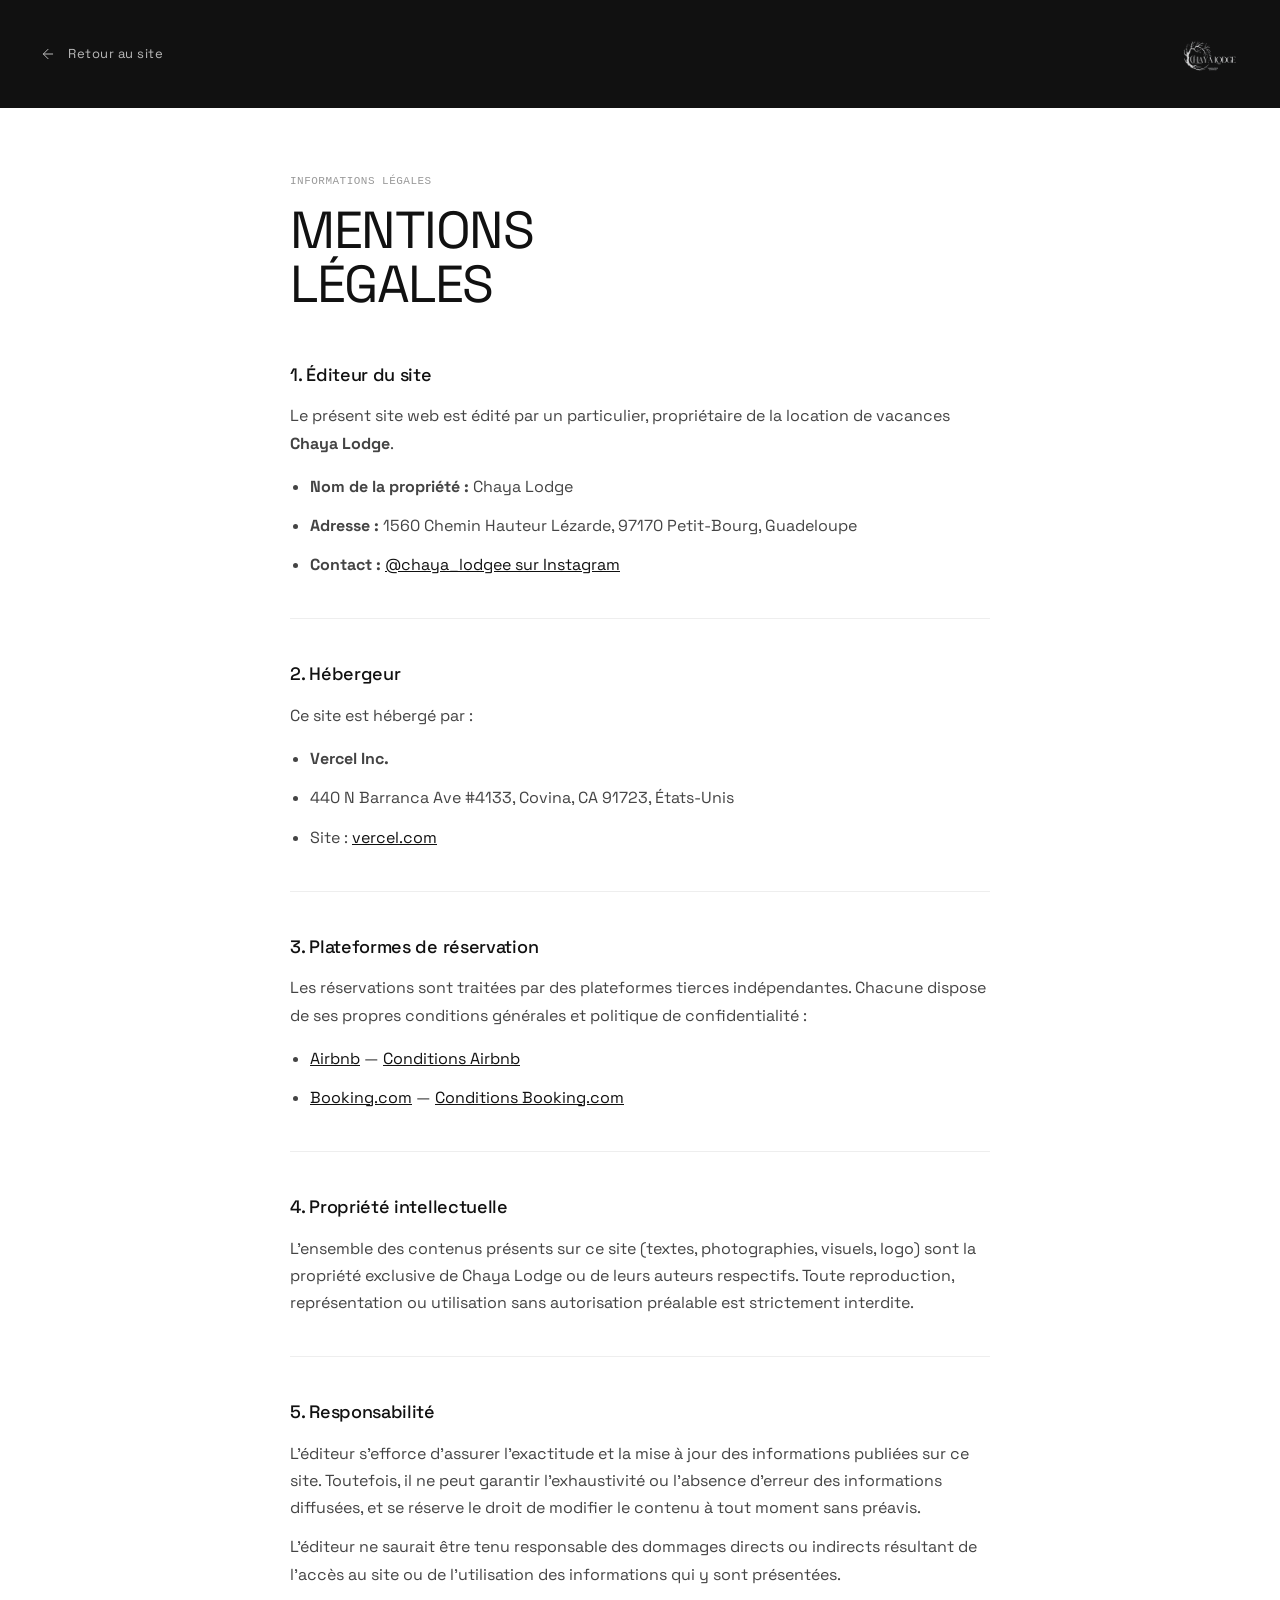
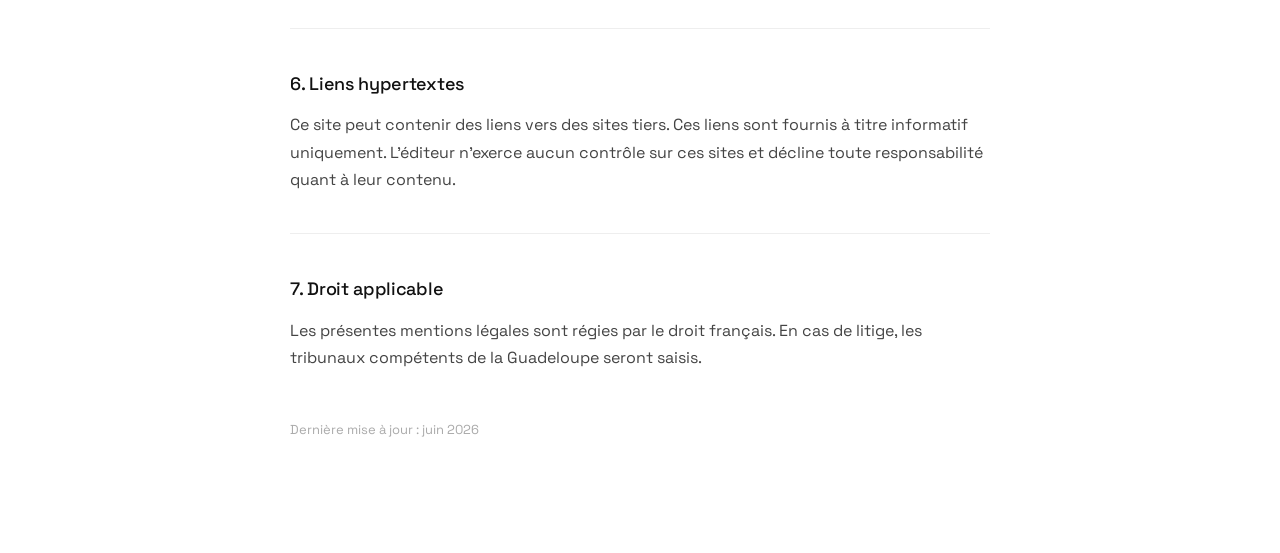
<file: mentions-legales.html>
<!DOCTYPE html>
<html lang="fr">
<head>
  <meta charset="utf-8" />
  <meta name="viewport" content="width=device-width, initial-scale=1" />
  <title>Mentions Légales — Chaya Lodge</title>
  <meta name="description" content="Mentions légales de Chaya Lodge, villa de vacances avec piscine privée à Petit-Bourg, Guadeloupe." />
  <meta name="robots" content="noindex, follow" />
  <link rel="canonical" href="https://[DOMAINE]/mentions-legales" />
  <link rel="icon" type="image/png" sizes="32x32" href="./assets/icons/favicon-32.png" />
  <link rel="apple-touch-icon" href="./assets/icons/apple-touch-icon.png" />
  <link rel="stylesheet" href="./styles/global.css?v=20260604-5" />
  <link rel="preload" as="style" href="https://fonts.googleapis.com/css2?family=Space+Grotesk:wght@400;500&display=swap" onload="this.onload=null;this.rel='stylesheet'" />
  <noscript><link rel="stylesheet" href="https://fonts.googleapis.com/css2?family=Space+Grotesk:wght@400;500&display=swap" /></noscript>
  <style>
    *, *::before, *::after { box-sizing: border-box; }
    html, body {
      margin: 0; padding: 0;
      background: #fff;
      color: #111;
      font-family: 'Space Grotesk', system-ui, sans-serif;
      font-size: 16px;
      line-height: 1.7;
    }
    .page-header {
      background: #111;
      padding: 32px 40px;
      display: flex;
      align-items: center;
      gap: 20px;
    }
    .page-header a {
      display: flex;
      align-items: center;
      gap: 12px;
      text-decoration: none;
      color: #fff;
      font-size: 13px;
      letter-spacing: .04em;
      opacity: .7;
      transition: opacity .2s;
    }
    .page-header a:hover { opacity: 1; }
    .page-header a svg { flex-shrink: 0; }
    .page-header .logo-img {
      height: 44px;
      width: auto;
      mix-blend-mode: screen;
      margin-left: auto;
    }
    .container {
      max-width: 780px;
      margin: 0 auto;
      padding: 64px 40px 100px;
    }
    .label {
      font-size: 11px;
      letter-spacing: .48px;
      text-transform: uppercase;
      color: #999;
      font-family: 'DM Mono', monospace;
      margin-bottom: 12px;
    }
    h1 {
      font-size: clamp(32px, 5vw, 52px);
      font-weight: 400;
      letter-spacing: -1.5px;
      text-transform: uppercase;
      line-height: 1.05;
      margin: 0 0 48px;
    }
    h2 {
      font-size: 18px;
      font-weight: 500;
      letter-spacing: -.3px;
      margin: 40px 0 12px;
      color: #111;
    }
    p, li {
      color: #444;
      margin: 0 0 12px;
    }
    ul { padding-left: 20px; }
    a { color: #111; }
    .divider {
      border: none;
      border-top: 1px solid #eee;
      margin: 40px 0;
    }
    .updated {
      font-size: 13px;
      color: #aaa;
      margin-top: 48px;
    }
    @media (max-width: 600px) {
      .container { padding: 40px 20px 80px; }
      .page-header { padding: 20px; }
    }
  </style>
</head>
<body>
  <header class="page-header" role="banner">
    <a href="/">
      <svg width="16" height="16" viewBox="0 0 24 24" fill="none" stroke="currentColor" stroke-width="1.5" stroke-linecap="round" stroke-linejoin="round" aria-hidden="true"><path d="M19 12H5M12 5l-7 7 7 7"/></svg>
      Retour au site
    </a>
    <img class="logo-img" src="./assets/icons/logo-nav.png" alt="Chaya Lodge" />
  </header>

  <main id="main-content">
    <div class="container">
      <p class="label">Informations légales</p>
      <h1>Mentions<br>Légales</h1>

      <h2>1. Éditeur du site</h2>
      <p>
        Le présent site web est édité par un particulier, propriétaire de la location de vacances <strong>Chaya Lodge</strong>.
      </p>
      <ul>
        <li><strong>Nom de la propriété :</strong> Chaya Lodge</li>
        <li><strong>Adresse :</strong> 1560 Chemin Hauteur Lézarde, 97170 Petit-Bourg, Guadeloupe</li>
        <li><strong>Contact :</strong> <a href="https://www.instagram.com/chaya_lodgee/" target="_blank" rel="noopener noreferrer">@chaya_lodgee sur Instagram</a></li>
      </ul>

      <hr class="divider" />

      <h2>2. Hébergeur</h2>
      <p>
        Ce site est hébergé par :
      </p>
      <ul>
        <li><strong>Vercel Inc.</strong></li>
        <li>440 N Barranca Ave #4133, Covina, CA 91723, États-Unis</li>
        <li>Site : <a href="https://vercel.com" target="_blank" rel="noopener noreferrer">vercel.com</a></li>
      </ul>

      <hr class="divider" />

      <h2>3. Plateformes de réservation</h2>
      <p>
        Les réservations sont traitées par des plateformes tierces indépendantes. Chacune dispose de ses propres conditions générales et politique de confidentialité :
      </p>
      <ul>
        <li><a href="https://www.airbnb.fr/rooms/1556787678845345819" target="_blank" rel="noopener noreferrer">Airbnb</a> — <a href="https://www.airbnb.fr/terms" target="_blank" rel="noopener noreferrer">Conditions Airbnb</a></li>
        <li><a href="https://www.booking.com/hotel/gp/chaya-lodge.fr.html" target="_blank" rel="noopener noreferrer">Booking.com</a> — <a href="https://www.booking.com/content/terms.fr.html" target="_blank" rel="noopener noreferrer">Conditions Booking.com</a></li>
      </ul>

      <hr class="divider" />

      <h2>4. Propriété intellectuelle</h2>
      <p>
        L'ensemble des contenus présents sur ce site (textes, photographies, visuels, logo) sont la propriété exclusive de Chaya Lodge ou de leurs auteurs respectifs. Toute reproduction, représentation ou utilisation sans autorisation préalable est strictement interdite.
      </p>

      <hr class="divider" />

      <h2>5. Responsabilité</h2>
      <p>
        L'éditeur s'efforce d'assurer l'exactitude et la mise à jour des informations publiées sur ce site. Toutefois, il ne peut garantir l'exhaustivité ou l'absence d'erreur des informations diffusées, et se réserve le droit de modifier le contenu à tout moment sans préavis.
      </p>
      <p>
        L'éditeur ne saurait être tenu responsable des dommages directs ou indirects résultant de l'accès au site ou de l'utilisation des informations qui y sont présentées.
      </p>

      <hr class="divider" />

      <h2>6. Liens hypertextes</h2>
      <p>
        Ce site peut contenir des liens vers des sites tiers. Ces liens sont fournis à titre informatif uniquement. L'éditeur n'exerce aucun contrôle sur ces sites et décline toute responsabilité quant à leur contenu.
      </p>

      <hr class="divider" />

      <h2>7. Droit applicable</h2>
      <p>
        Les présentes mentions légales sont régies par le droit français. En cas de litige, les tribunaux compétents de la Guadeloupe seront saisis.
      </p>

      <p class="updated">Dernière mise à jour : juin 2026</p>
    </div>
  </main>
</body>
</html>
</file>
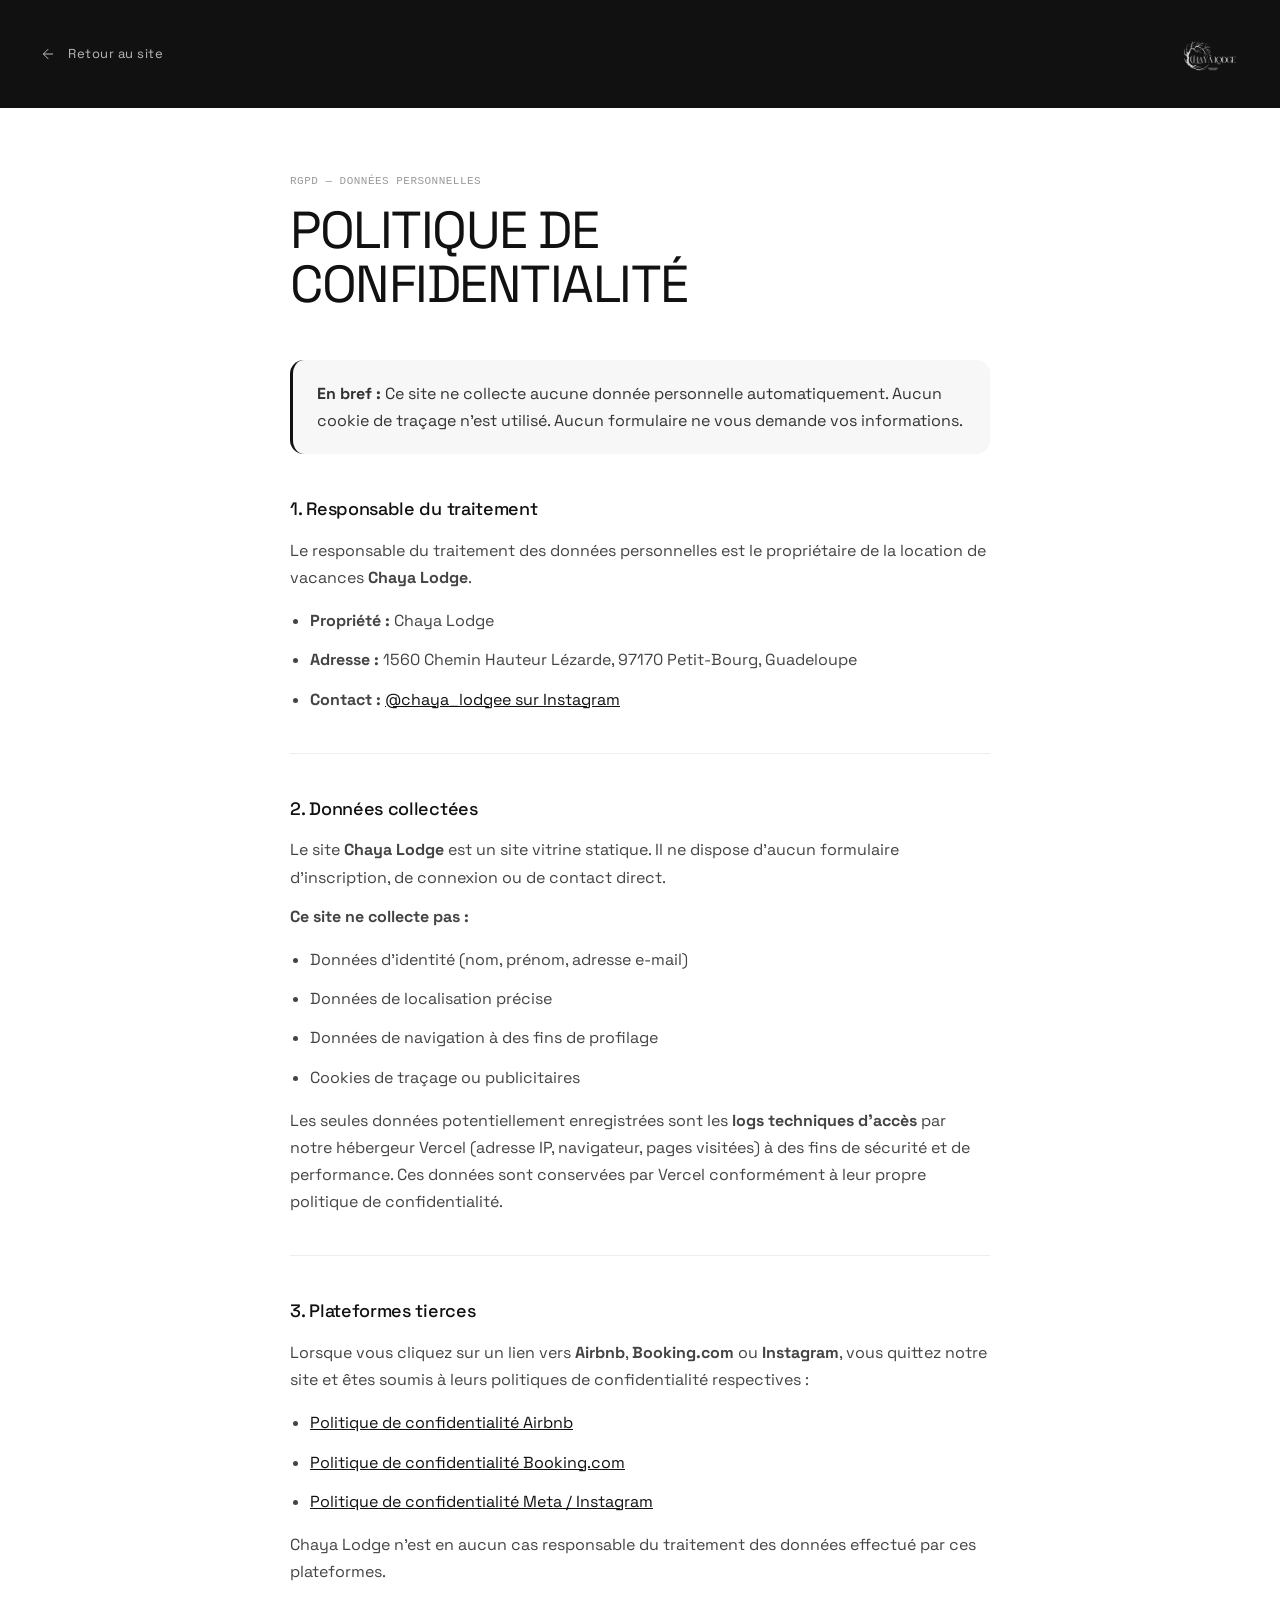
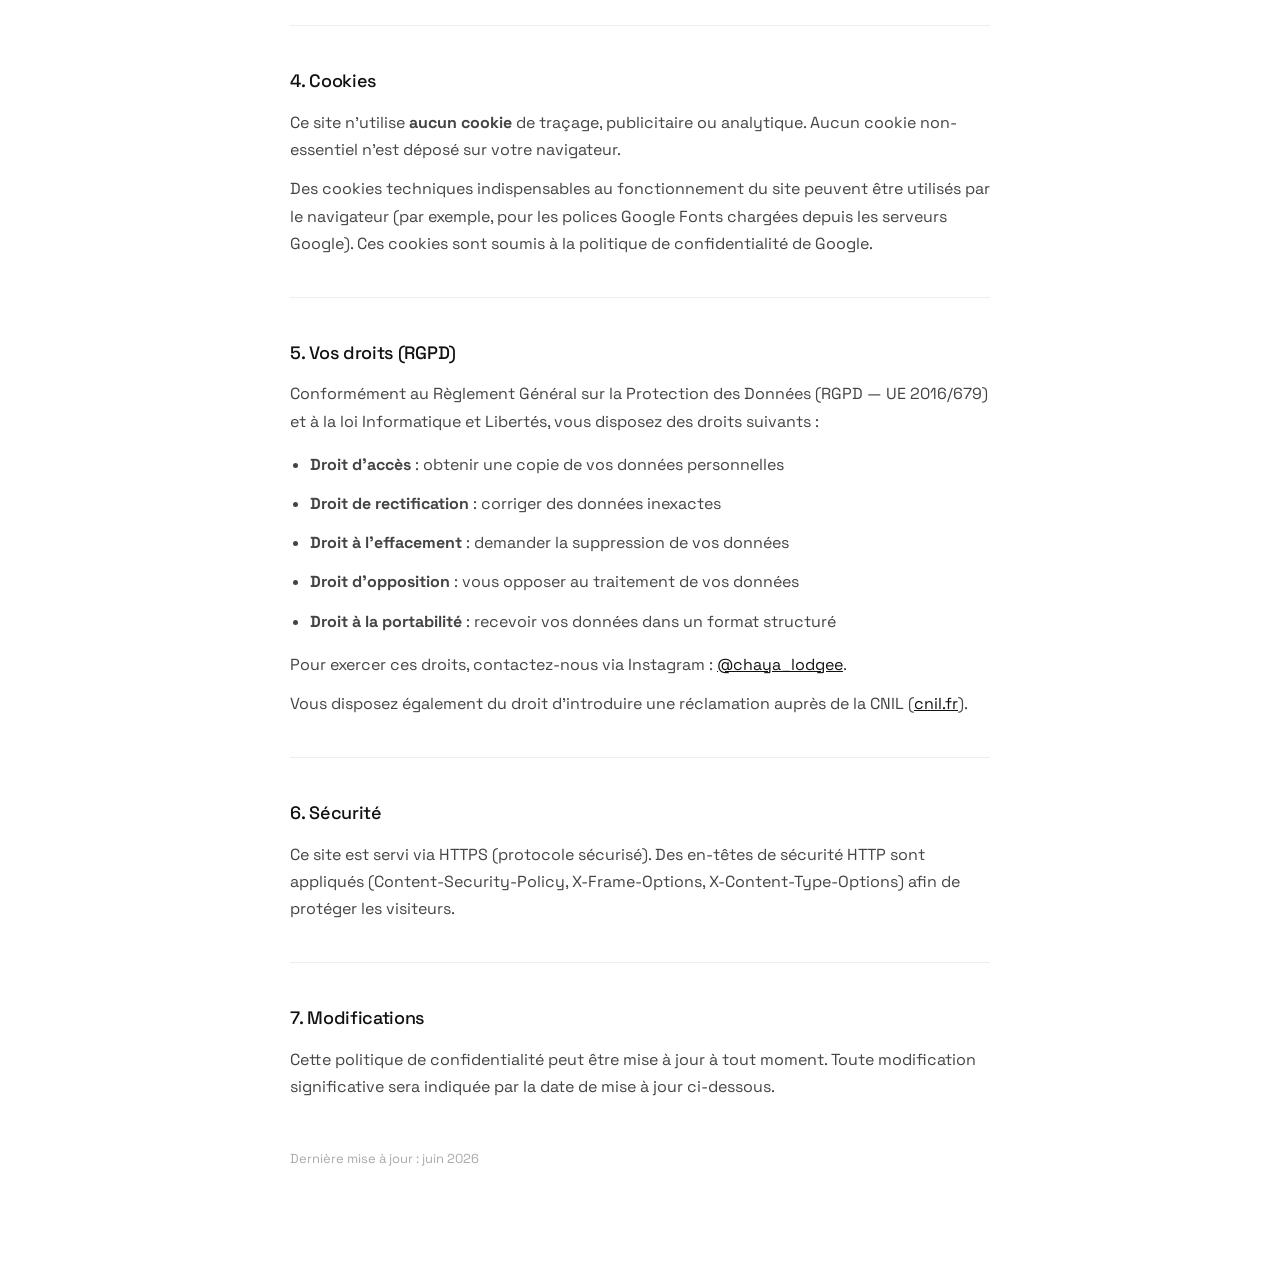
<file: politique-confidentialite.html>
<!DOCTYPE html>
<html lang="fr">
<head>
  <meta charset="utf-8" />
  <meta name="viewport" content="width=device-width, initial-scale=1" />
  <title>Politique de Confidentialité — Chaya Lodge</title>
  <meta name="description" content="Politique de confidentialité et traitement des données personnelles — Chaya Lodge, Petit-Bourg, Guadeloupe." />
  <meta name="robots" content="noindex, follow" />
  <link rel="canonical" href="https://[DOMAINE]/politique-confidentialite" />
  <link rel="icon" type="image/png" sizes="32x32" href="./assets/icons/favicon-32.png" />
  <link rel="apple-touch-icon" href="./assets/icons/apple-touch-icon.png" />
  <link rel="stylesheet" href="./styles/global.css?v=20260604-5" />
  <link rel="preload" as="style" href="https://fonts.googleapis.com/css2?family=Space+Grotesk:wght@400;500&display=swap" onload="this.onload=null;this.rel='stylesheet'" />
  <noscript><link rel="stylesheet" href="https://fonts.googleapis.com/css2?family=Space+Grotesk:wght@400;500&display=swap" /></noscript>
  <style>
    *, *::before, *::after { box-sizing: border-box; }
    html, body {
      margin: 0; padding: 0;
      background: #fff;
      color: #111;
      font-family: 'Space Grotesk', system-ui, sans-serif;
      font-size: 16px;
      line-height: 1.7;
    }
    .page-header {
      background: #111;
      padding: 32px 40px;
      display: flex;
      align-items: center;
      gap: 20px;
    }
    .page-header a {
      display: flex;
      align-items: center;
      gap: 12px;
      text-decoration: none;
      color: #fff;
      font-size: 13px;
      letter-spacing: .04em;
      opacity: .7;
      transition: opacity .2s;
    }
    .page-header a:hover { opacity: 1; }
    .page-header a svg { flex-shrink: 0; }
    .page-header .logo-img {
      height: 44px;
      width: auto;
      mix-blend-mode: screen;
      margin-left: auto;
    }
    .container {
      max-width: 780px;
      margin: 0 auto;
      padding: 64px 40px 100px;
    }
    .label {
      font-size: 11px;
      letter-spacing: .48px;
      text-transform: uppercase;
      color: #999;
      font-family: 'DM Mono', monospace;
      margin-bottom: 12px;
    }
    h1 {
      font-size: clamp(32px, 5vw, 52px);
      font-weight: 400;
      letter-spacing: -1.5px;
      text-transform: uppercase;
      line-height: 1.05;
      margin: 0 0 48px;
    }
    h2 {
      font-size: 18px;
      font-weight: 500;
      letter-spacing: -.3px;
      margin: 40px 0 12px;
      color: #111;
    }
    p, li {
      color: #444;
      margin: 0 0 12px;
    }
    ul { padding-left: 20px; }
    a { color: #111; }
    .divider {
      border: none;
      border-top: 1px solid #eee;
      margin: 40px 0;
    }
    .highlight-box {
      background: #f7f7f7;
      border-radius: 14px;
      padding: 20px 24px;
      margin: 24px 0;
      border-left: 3px solid #111;
    }
    .highlight-box p { margin: 0; color: #333; }
    .updated {
      font-size: 13px;
      color: #aaa;
      margin-top: 48px;
    }
    @media (max-width: 600px) {
      .container { padding: 40px 20px 80px; }
      .page-header { padding: 20px; }
    }
  </style>
</head>
<body>
  <header class="page-header" role="banner">
    <a href="/">
      <svg width="16" height="16" viewBox="0 0 24 24" fill="none" stroke="currentColor" stroke-width="1.5" stroke-linecap="round" stroke-linejoin="round" aria-hidden="true"><path d="M19 12H5M12 5l-7 7 7 7"/></svg>
      Retour au site
    </a>
    <img class="logo-img" src="./assets/icons/logo-nav.png" alt="Chaya Lodge" />
  </header>

  <main id="main-content">
    <div class="container">
      <p class="label">RGPD — Données personnelles</p>
      <h1>Politique de<br>Confidentialité</h1>

      <div class="highlight-box">
        <p><strong>En bref :</strong> Ce site ne collecte aucune donnée personnelle automatiquement. Aucun cookie de traçage n'est utilisé. Aucun formulaire ne vous demande vos informations.</p>
      </div>

      <h2>1. Responsable du traitement</h2>
      <p>
        Le responsable du traitement des données personnelles est le propriétaire de la location de vacances <strong>Chaya Lodge</strong>.
      </p>
      <ul>
        <li><strong>Propriété :</strong> Chaya Lodge</li>
        <li><strong>Adresse :</strong> 1560 Chemin Hauteur Lézarde, 97170 Petit-Bourg, Guadeloupe</li>
        <li><strong>Contact :</strong> <a href="https://www.instagram.com/chaya_lodgee/" target="_blank" rel="noopener noreferrer">@chaya_lodgee sur Instagram</a></li>
      </ul>

      <hr class="divider" />

      <h2>2. Données collectées</h2>
      <p>
        Le site <strong>Chaya Lodge</strong> est un site vitrine statique. Il ne dispose d'aucun formulaire d'inscription, de connexion ou de contact direct.
      </p>
      <p>
        <strong>Ce site ne collecte pas :</strong>
      </p>
      <ul>
        <li>Données d'identité (nom, prénom, adresse e-mail)</li>
        <li>Données de localisation précise</li>
        <li>Données de navigation à des fins de profilage</li>
        <li>Cookies de traçage ou publicitaires</li>
      </ul>
      <p>
        Les seules données potentiellement enregistrées sont les <strong>logs techniques d'accès</strong> par notre hébergeur Vercel (adresse IP, navigateur, pages visitées) à des fins de sécurité et de performance. Ces données sont conservées par Vercel conformément à leur propre politique de confidentialité.
      </p>

      <hr class="divider" />

      <h2>3. Plateformes tierces</h2>
      <p>
        Lorsque vous cliquez sur un lien vers <strong>Airbnb</strong>, <strong>Booking.com</strong> ou <strong>Instagram</strong>, vous quittez notre site et êtes soumis à leurs politiques de confidentialité respectives :
      </p>
      <ul>
        <li><a href="https://www.airbnb.fr/help/article/2855" target="_blank" rel="noopener noreferrer">Politique de confidentialité Airbnb</a></li>
        <li><a href="https://www.booking.com/content/privacy.fr.html" target="_blank" rel="noopener noreferrer">Politique de confidentialité Booking.com</a></li>
        <li><a href="https://help.instagram.com/519522125107875" target="_blank" rel="noopener noreferrer">Politique de confidentialité Meta / Instagram</a></li>
      </ul>
      <p>
        Chaya Lodge n'est en aucun cas responsable du traitement des données effectué par ces plateformes.
      </p>

      <hr class="divider" />

      <h2>4. Cookies</h2>
      <p>
        Ce site n'utilise <strong>aucun cookie</strong> de traçage, publicitaire ou analytique. Aucun cookie non-essentiel n'est déposé sur votre navigateur.
      </p>
      <p>
        Des cookies techniques indispensables au fonctionnement du site peuvent être utilisés par le navigateur (par exemple, pour les polices Google Fonts chargées depuis les serveurs Google). Ces cookies sont soumis à la politique de confidentialité de Google.
      </p>

      <hr class="divider" />

      <h2>5. Vos droits (RGPD)</h2>
      <p>
        Conformément au Règlement Général sur la Protection des Données (RGPD — UE 2016/679) et à la loi Informatique et Libertés, vous disposez des droits suivants :
      </p>
      <ul>
        <li><strong>Droit d'accès</strong> : obtenir une copie de vos données personnelles</li>
        <li><strong>Droit de rectification</strong> : corriger des données inexactes</li>
        <li><strong>Droit à l'effacement</strong> : demander la suppression de vos données</li>
        <li><strong>Droit d'opposition</strong> : vous opposer au traitement de vos données</li>
        <li><strong>Droit à la portabilité</strong> : recevoir vos données dans un format structuré</li>
      </ul>
      <p>
        Pour exercer ces droits, contactez-nous via Instagram : <a href="https://www.instagram.com/chaya_lodgee/" target="_blank" rel="noopener noreferrer">@chaya_lodgee</a>.
      </p>
      <p>
        Vous disposez également du droit d'introduire une réclamation auprès de la CNIL (<a href="https://www.cnil.fr" target="_blank" rel="noopener noreferrer">cnil.fr</a>).
      </p>

      <hr class="divider" />

      <h2>6. Sécurité</h2>
      <p>
        Ce site est servi via HTTPS (protocole sécurisé). Des en-têtes de sécurité HTTP sont appliqués (Content-Security-Policy, X-Frame-Options, X-Content-Type-Options) afin de protéger les visiteurs.
      </p>

      <hr class="divider" />

      <h2>7. Modifications</h2>
      <p>
        Cette politique de confidentialité peut être mise à jour à tout moment. Toute modification significative sera indiquée par la date de mise à jour ci-dessous.
      </p>

      <p class="updated">Dernière mise à jour : juin 2026</p>
    </div>
  </main>
</body>
</html>
</file>
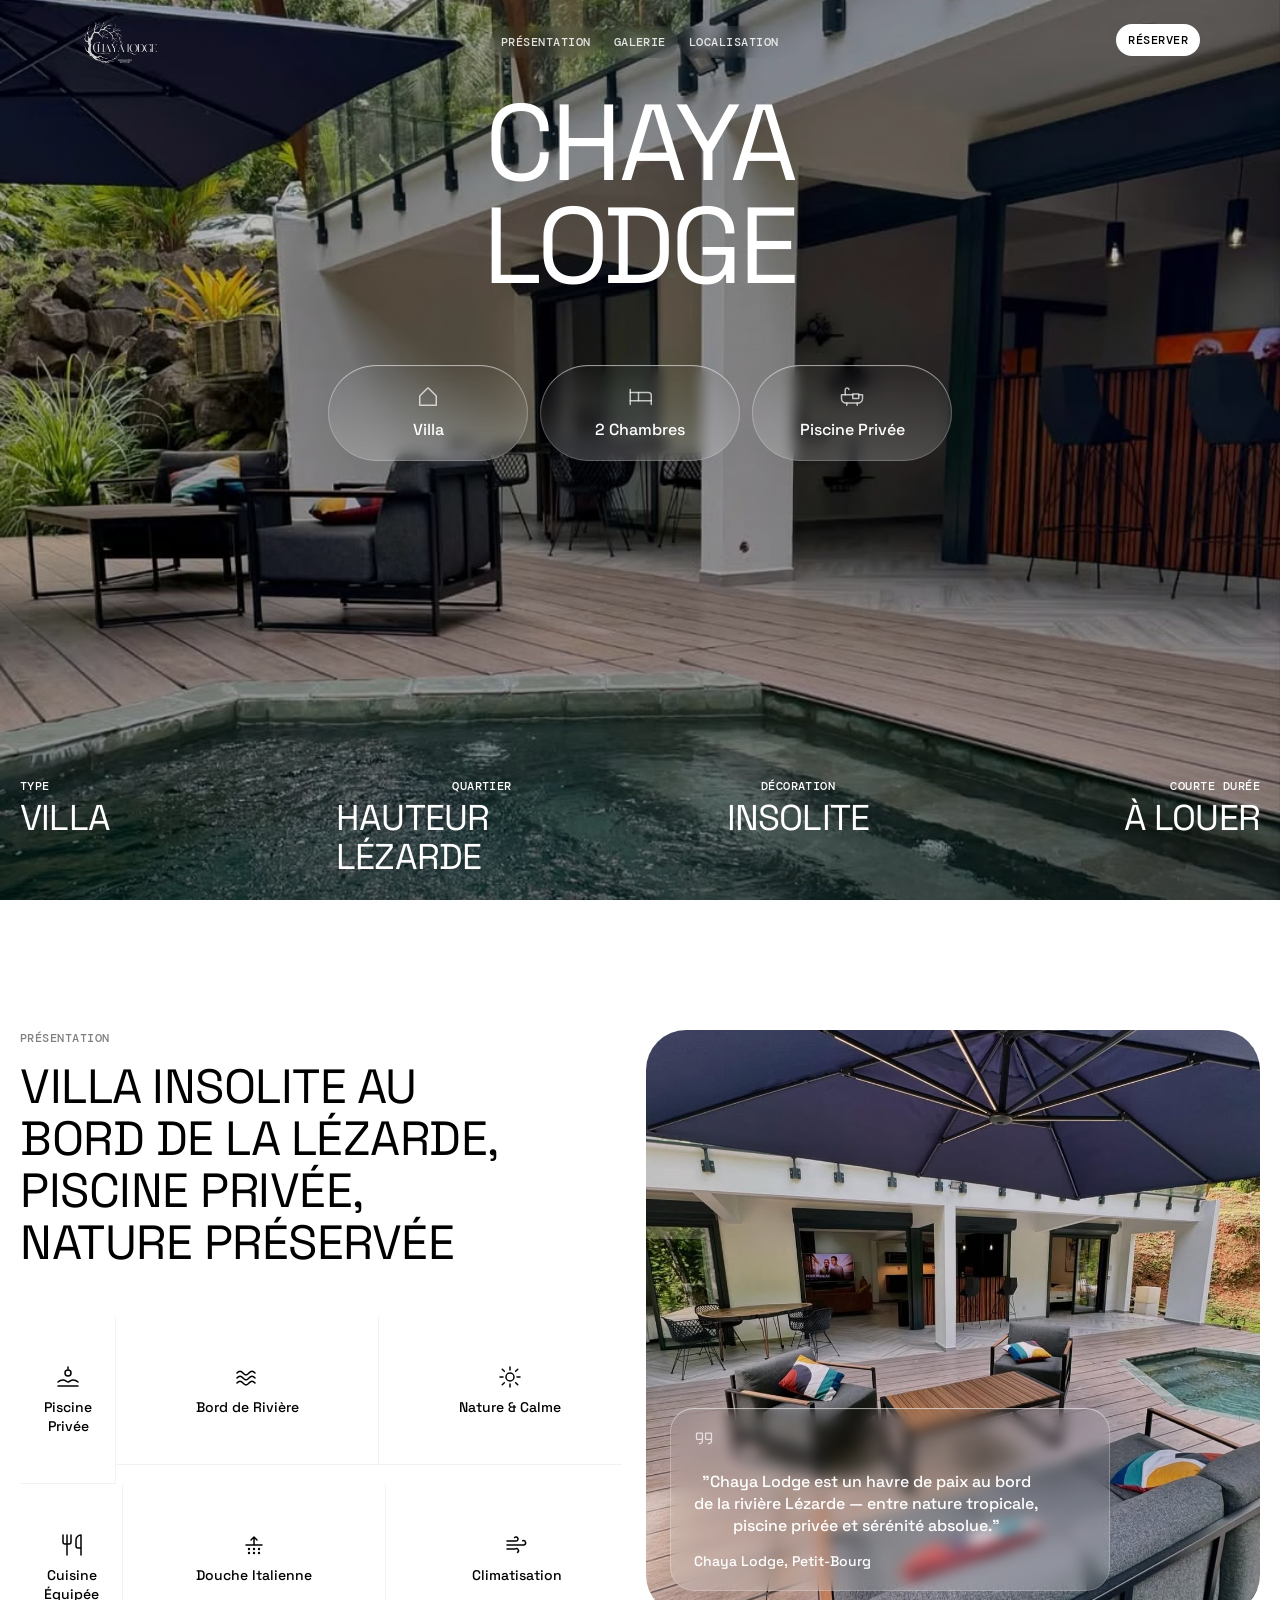
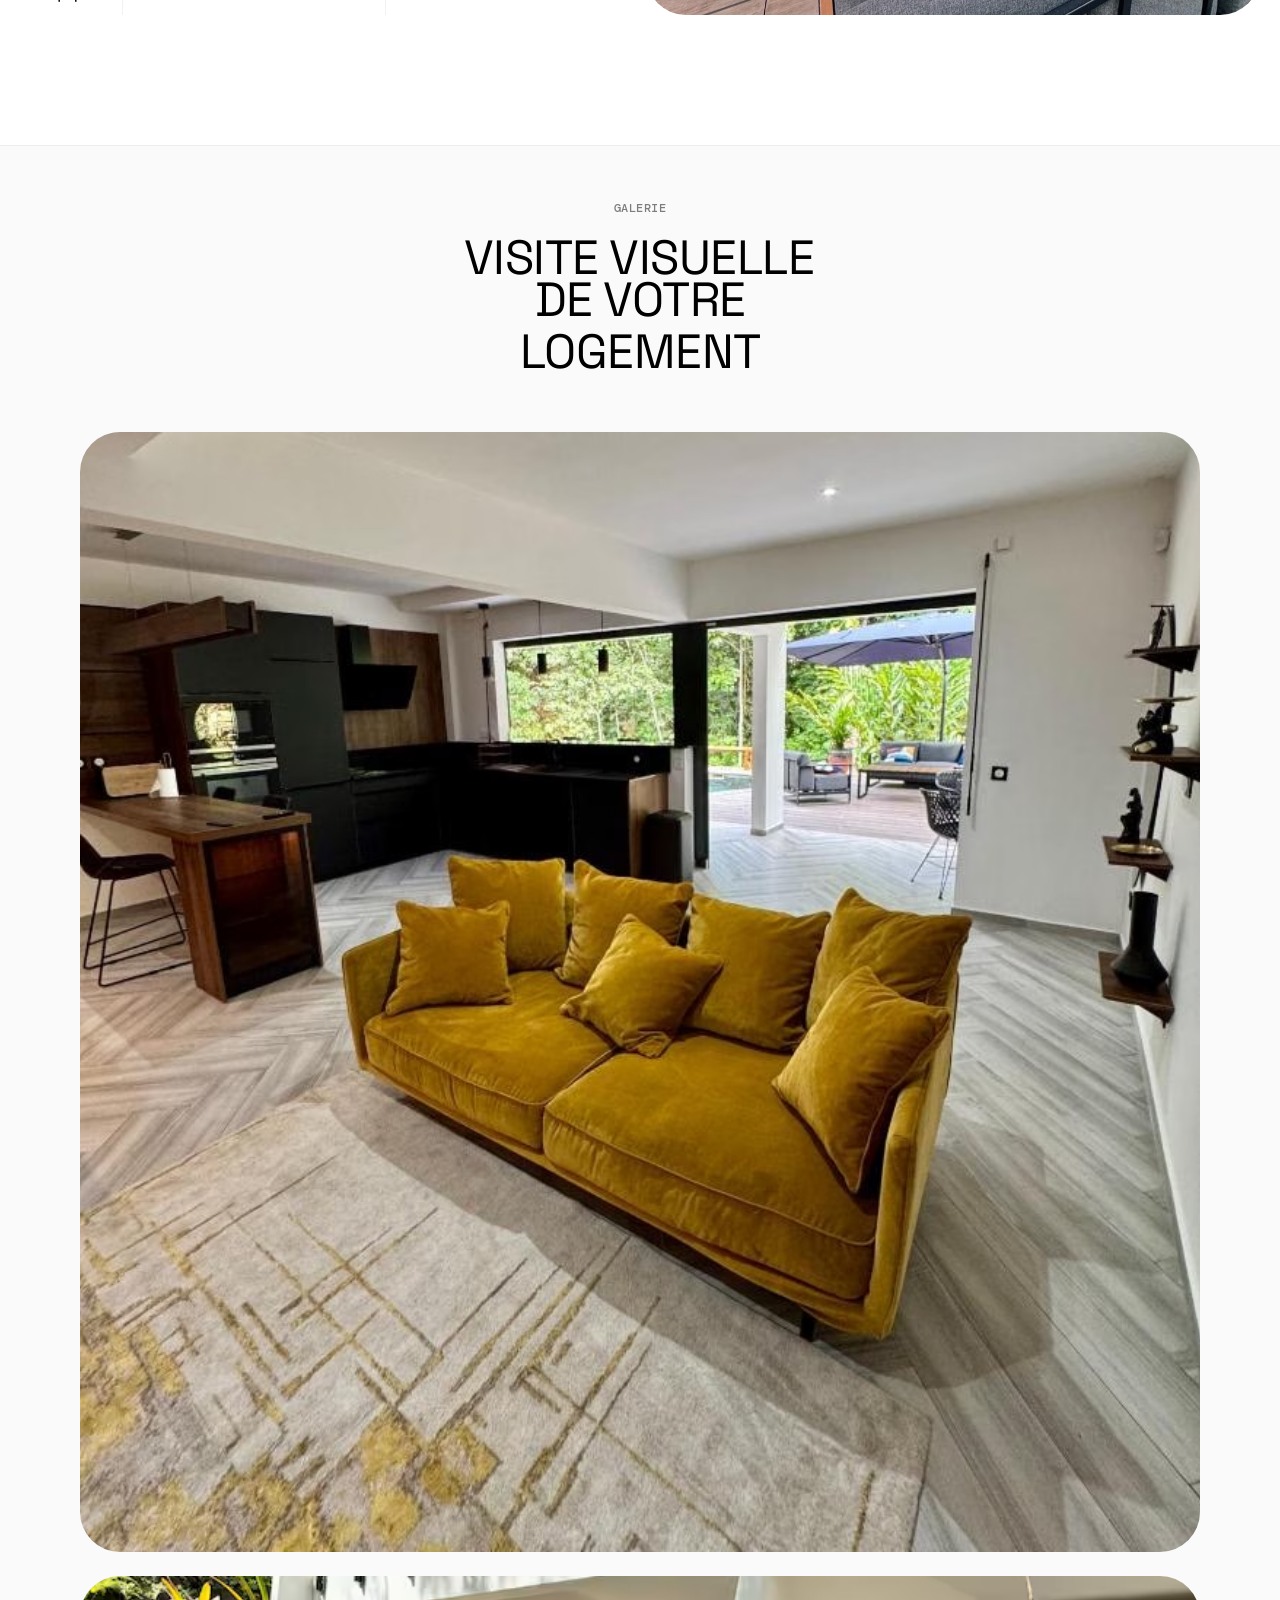
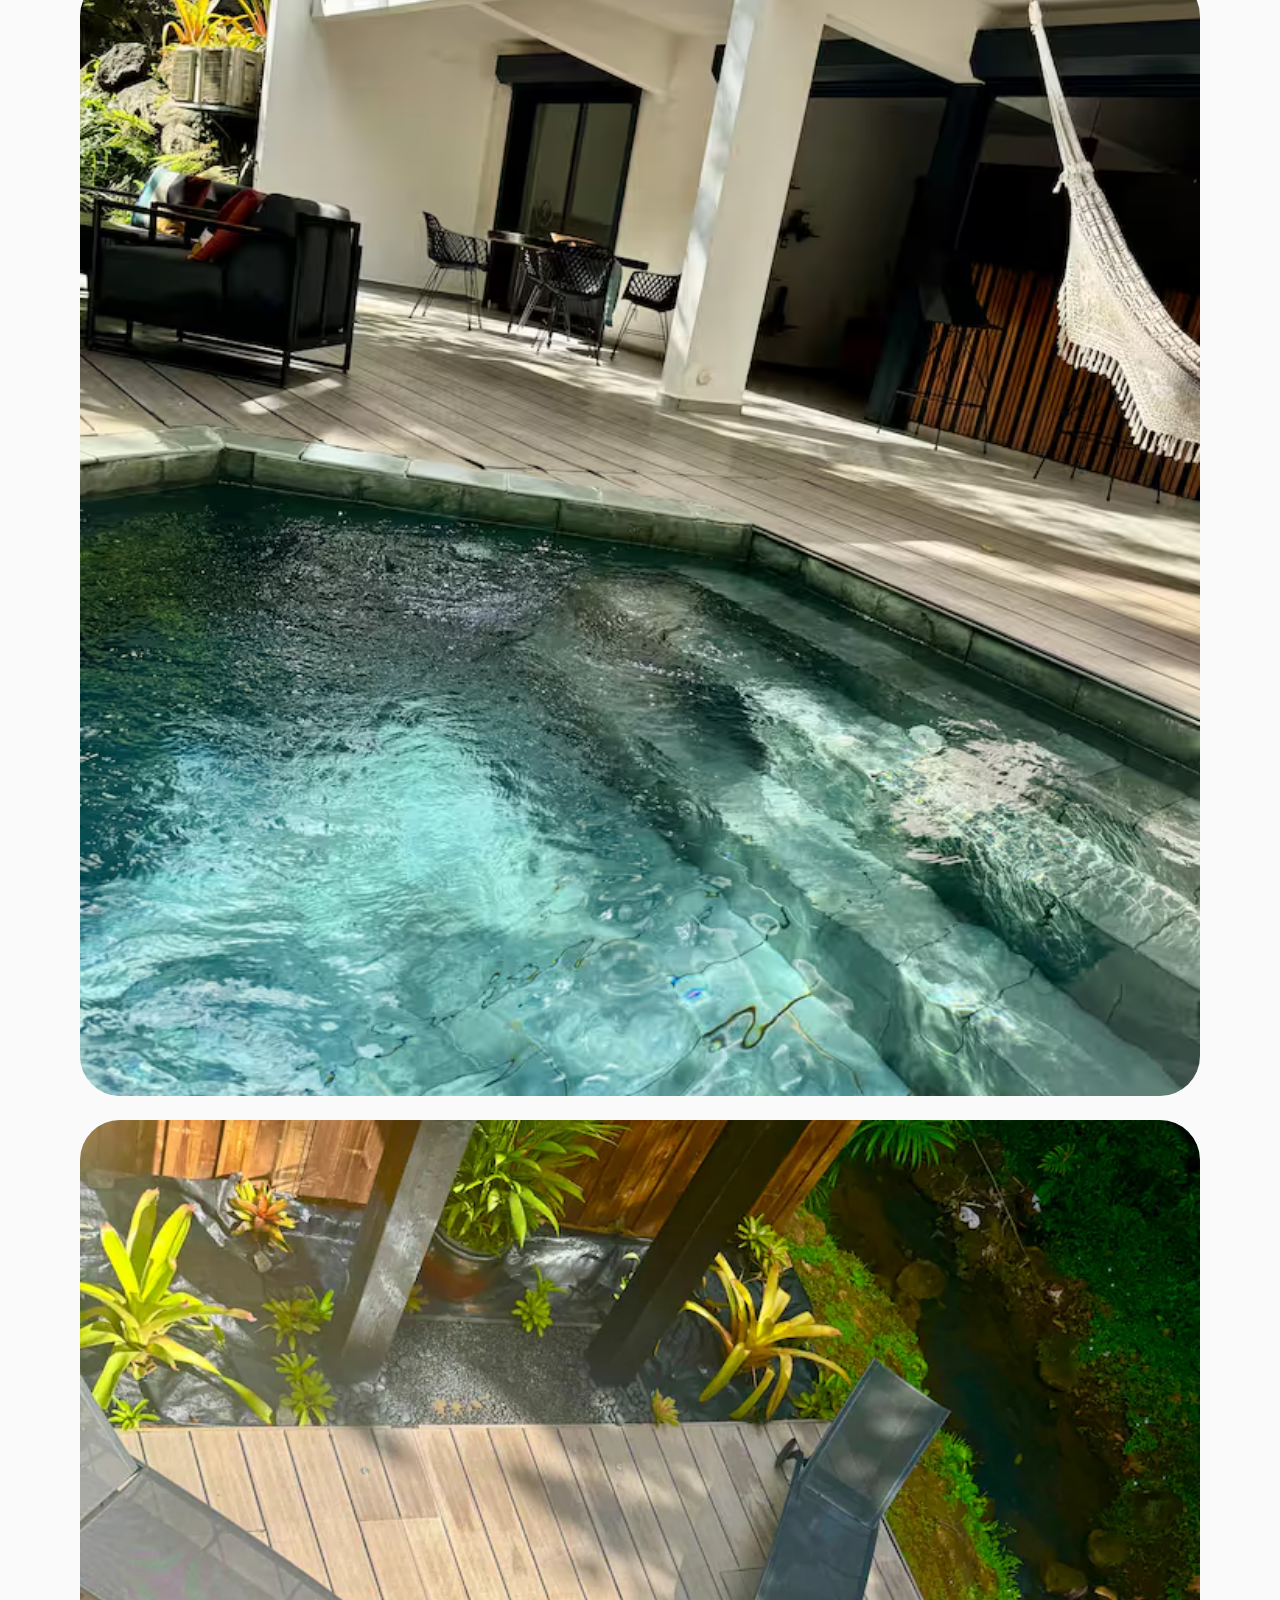
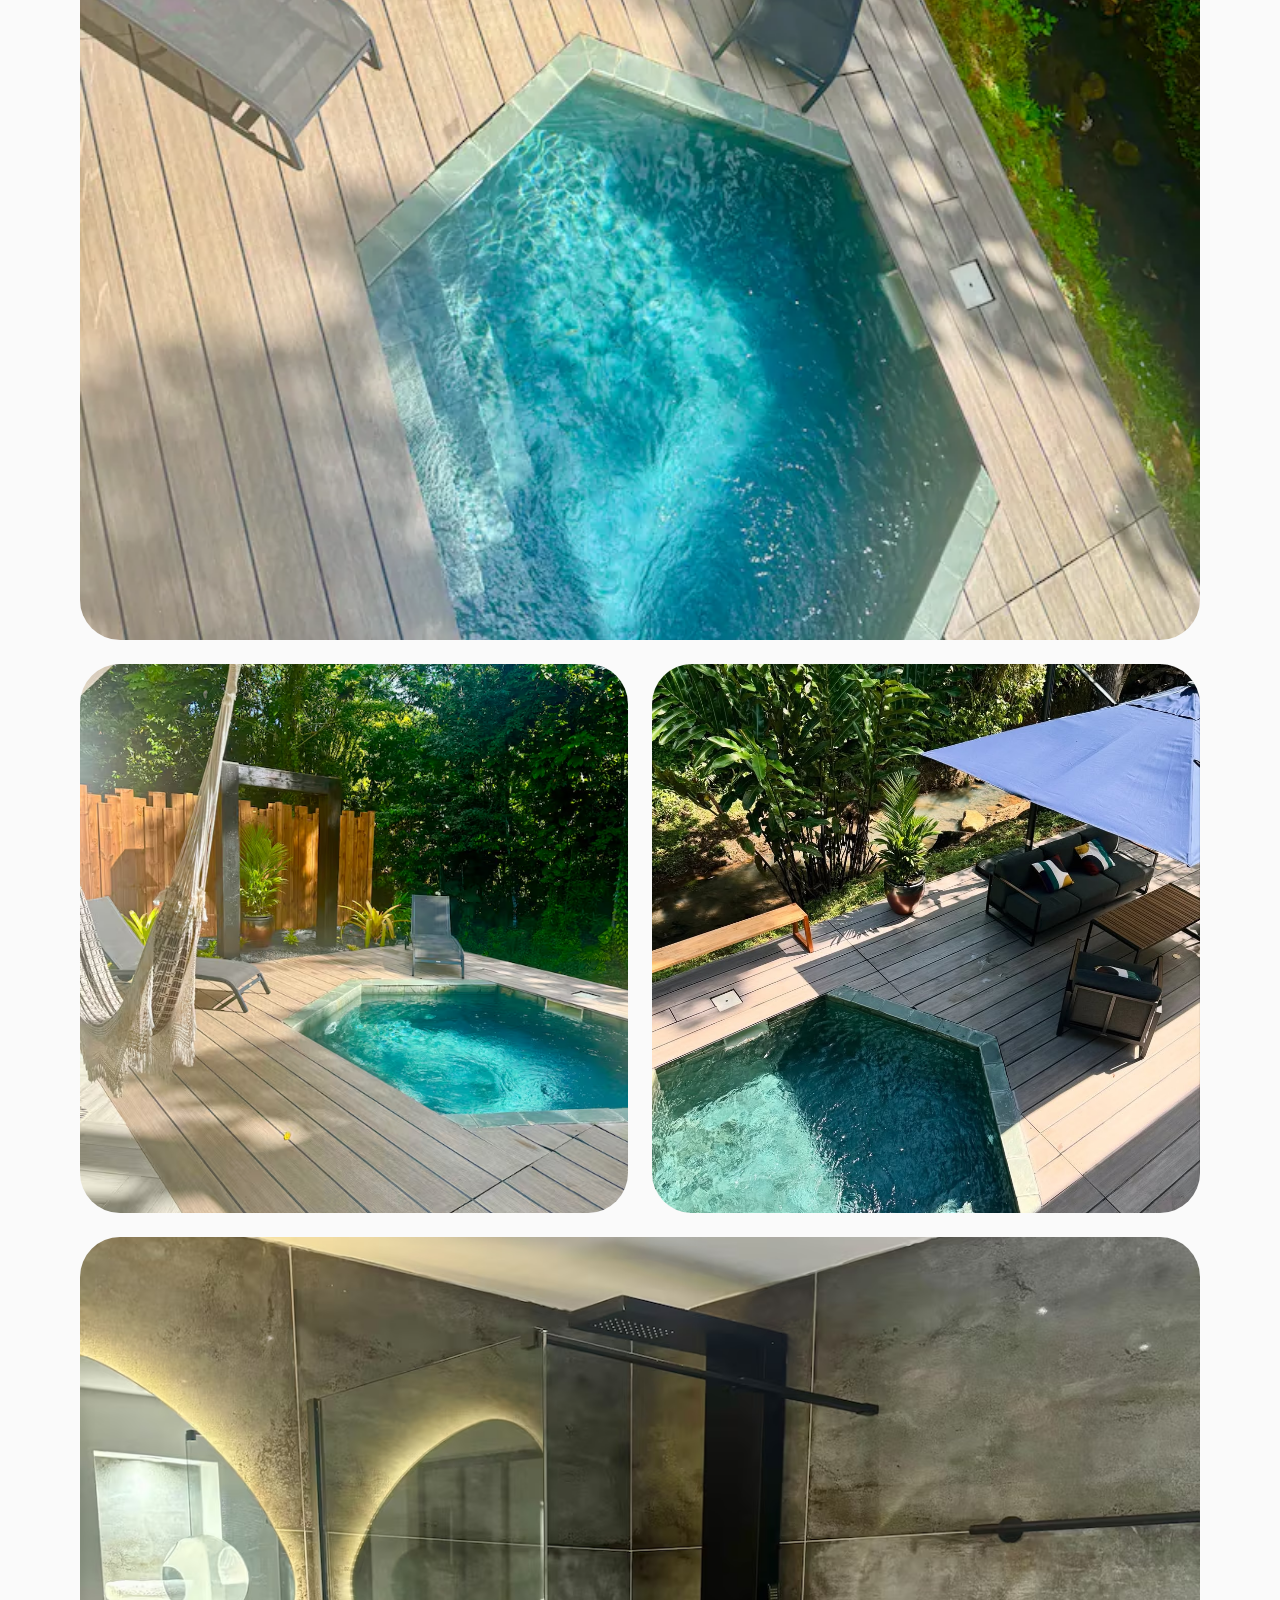
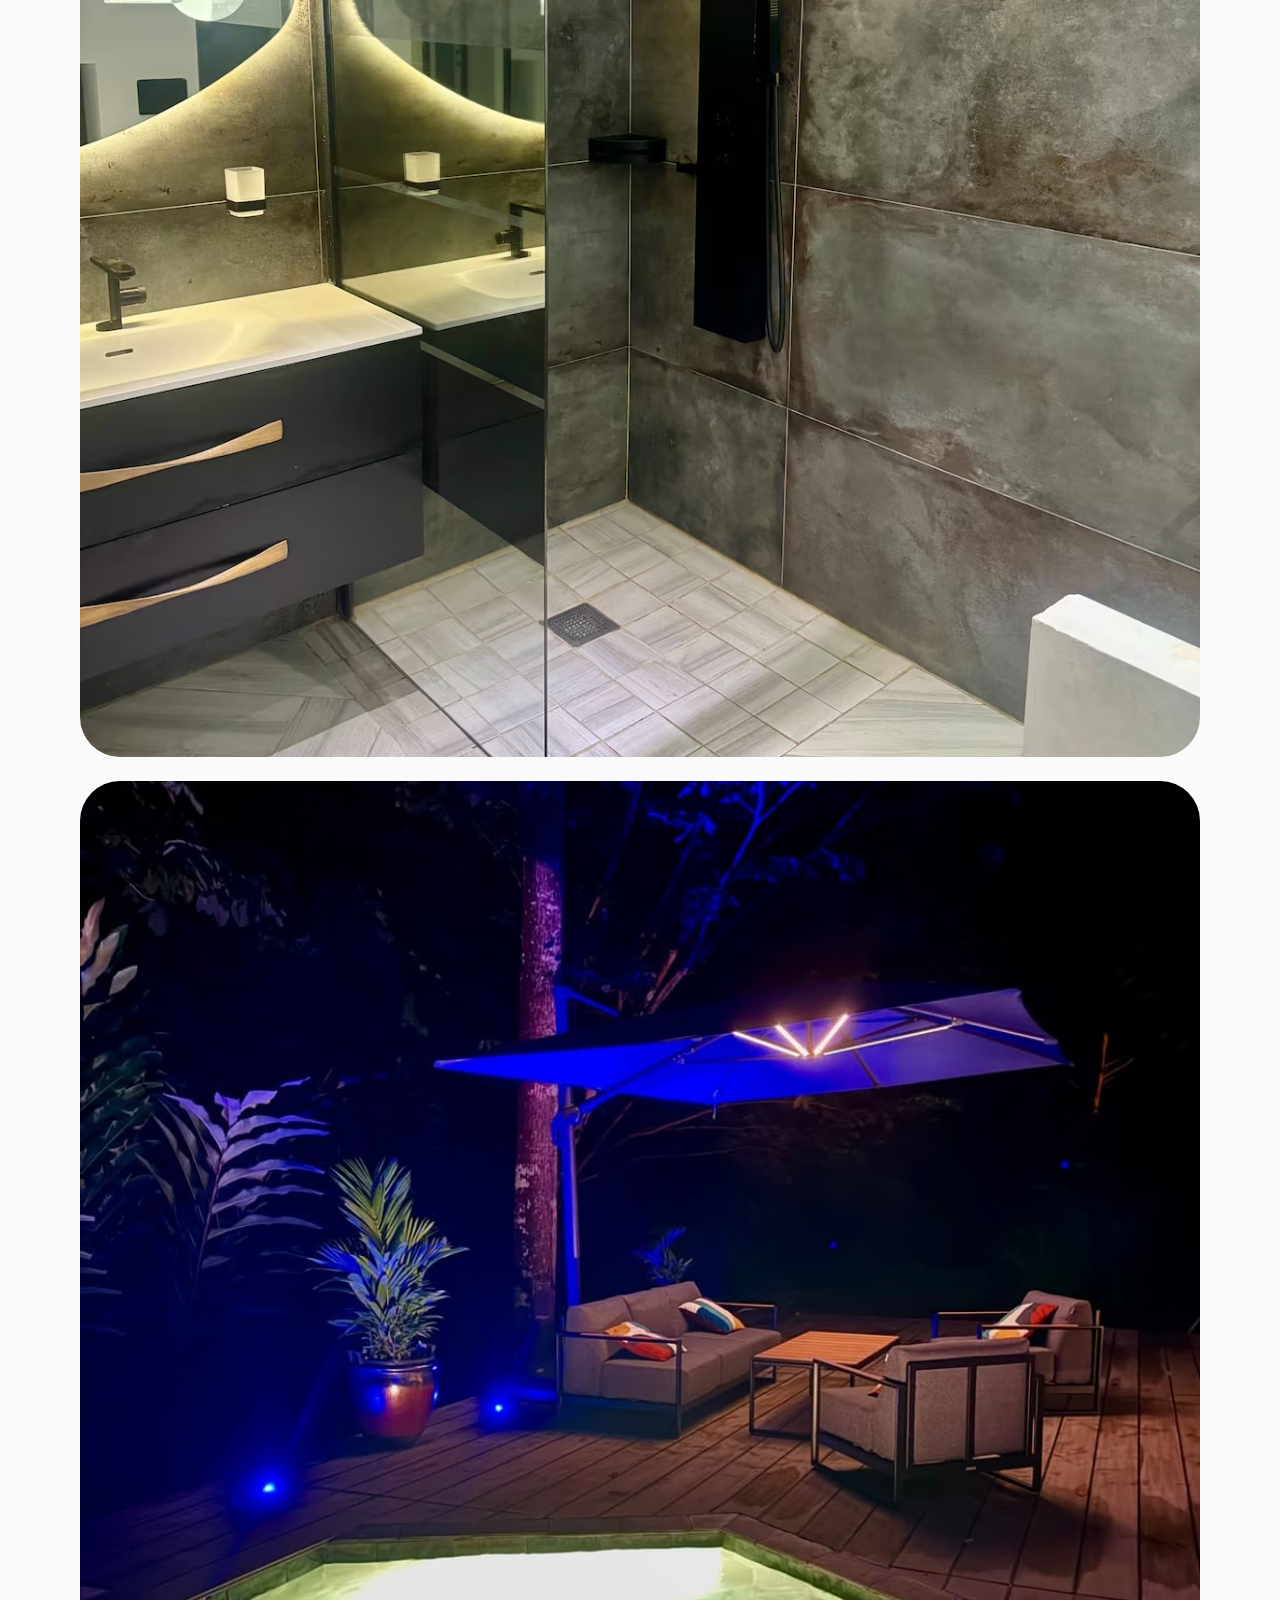
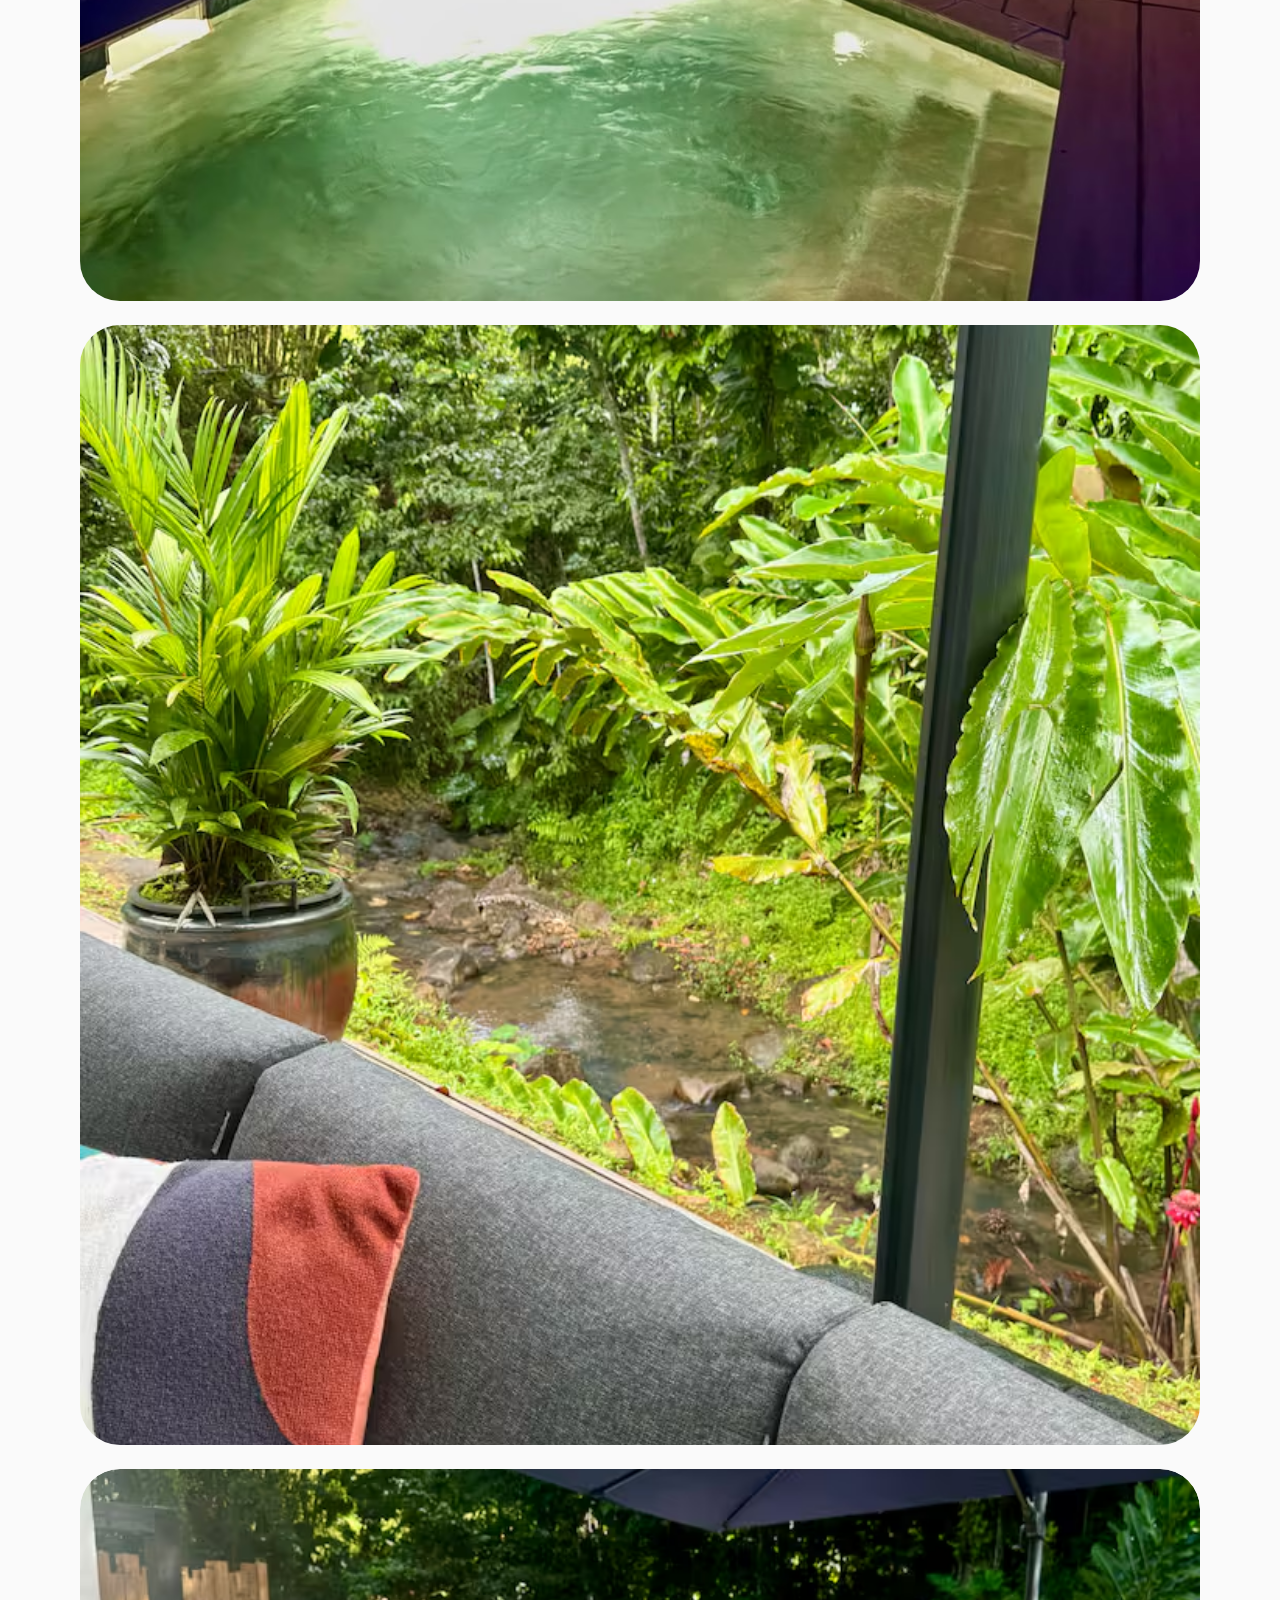
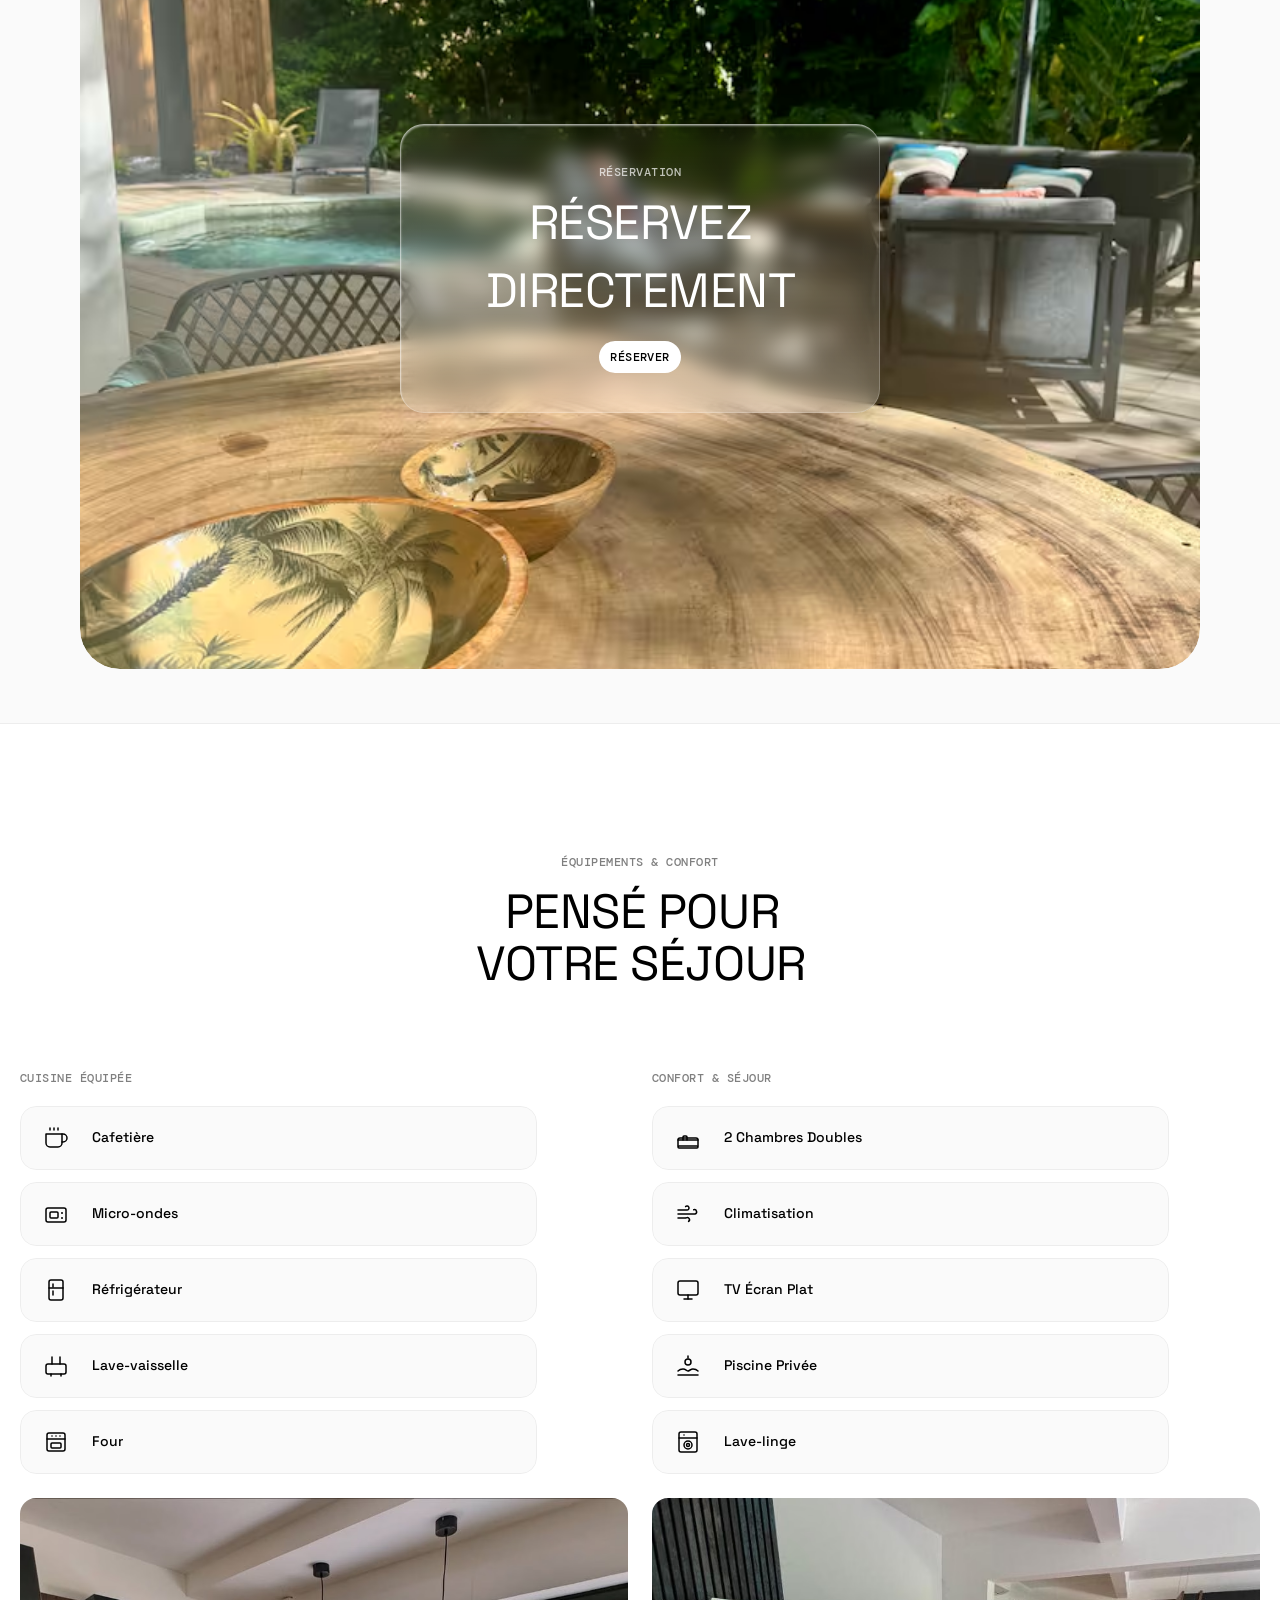
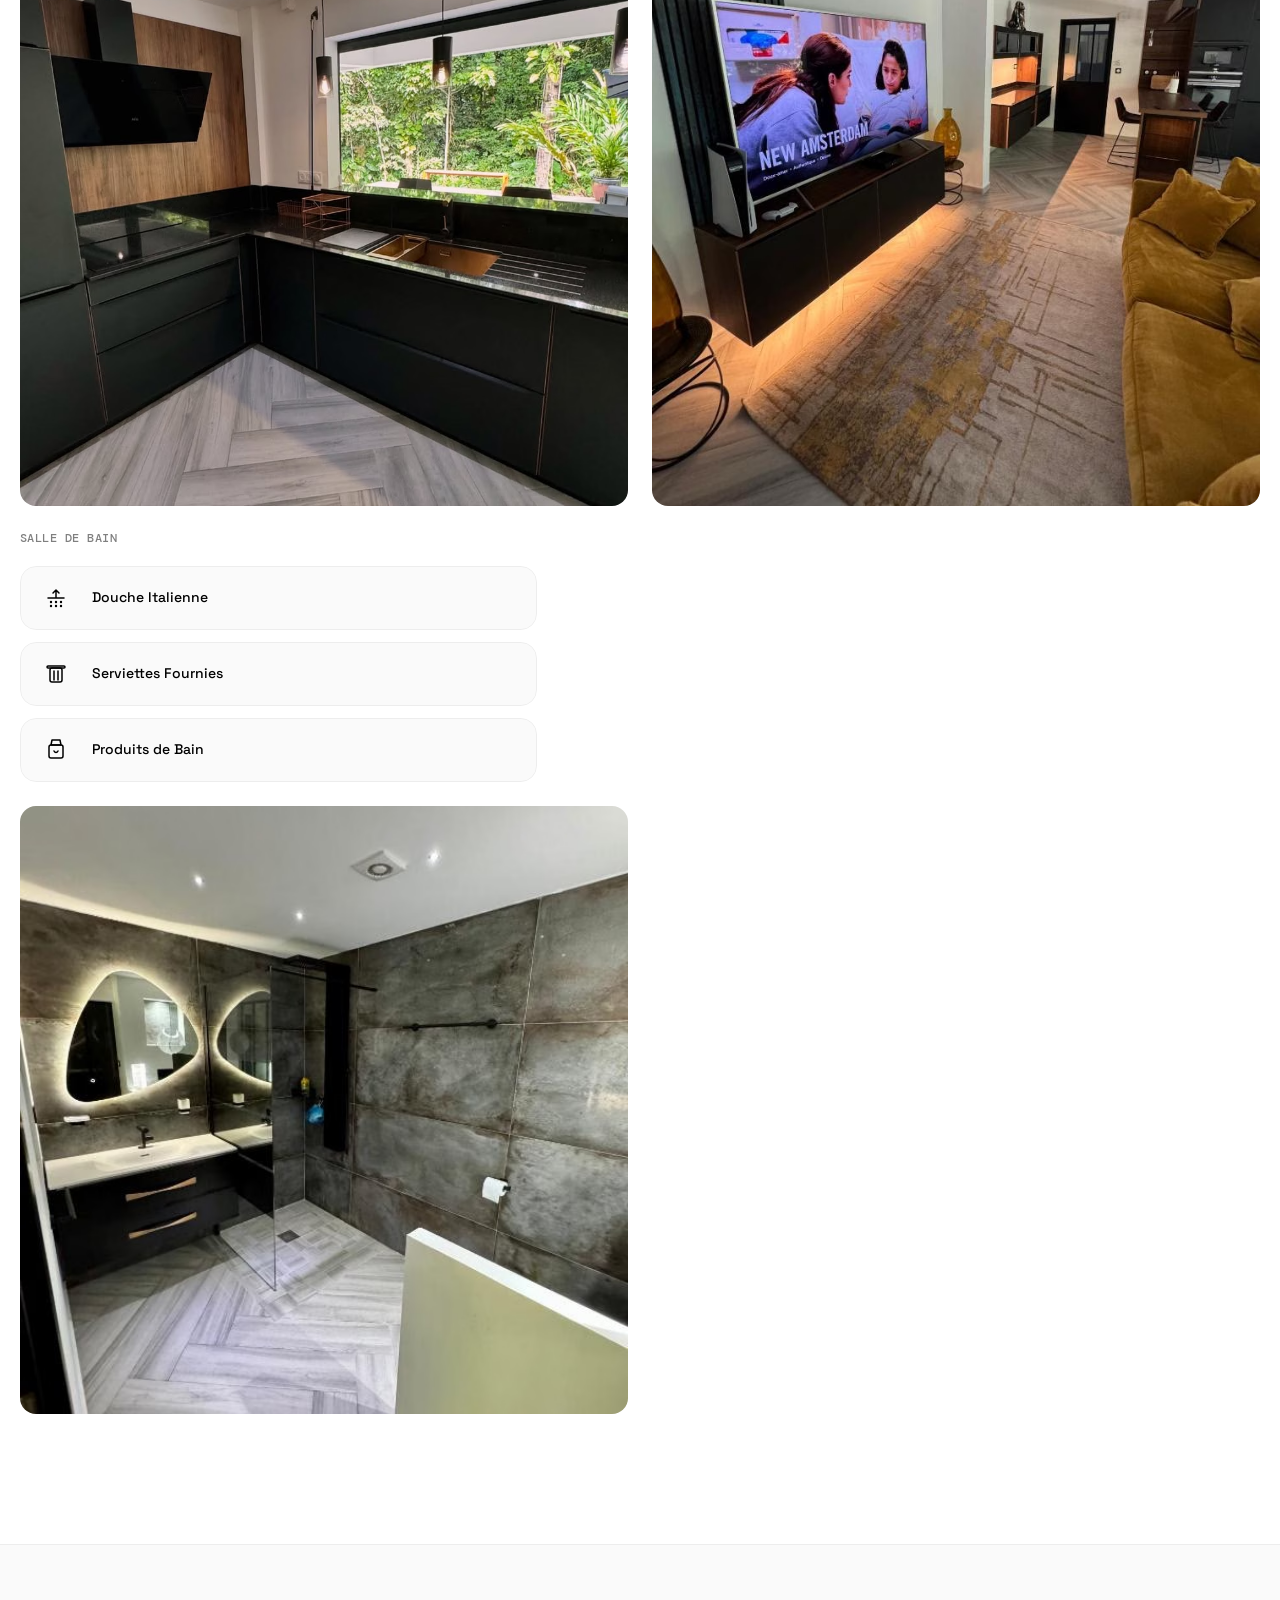
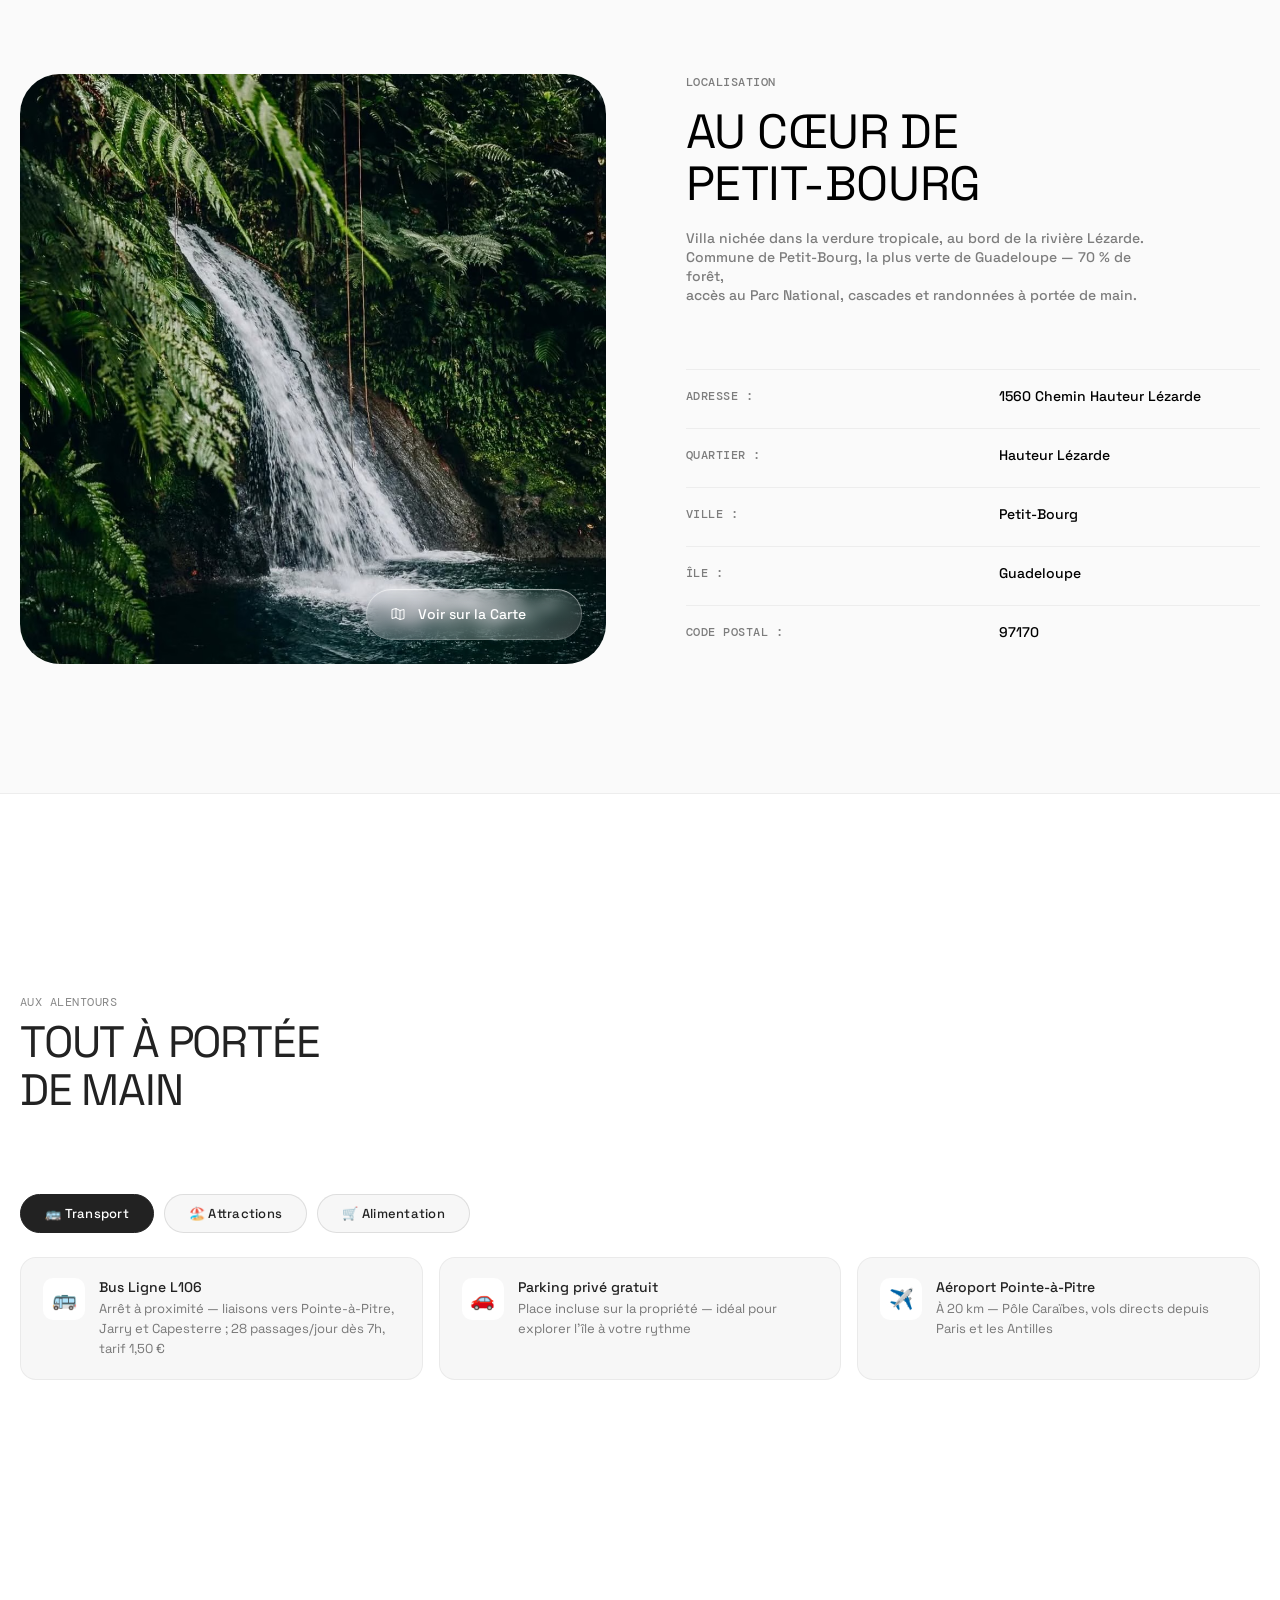
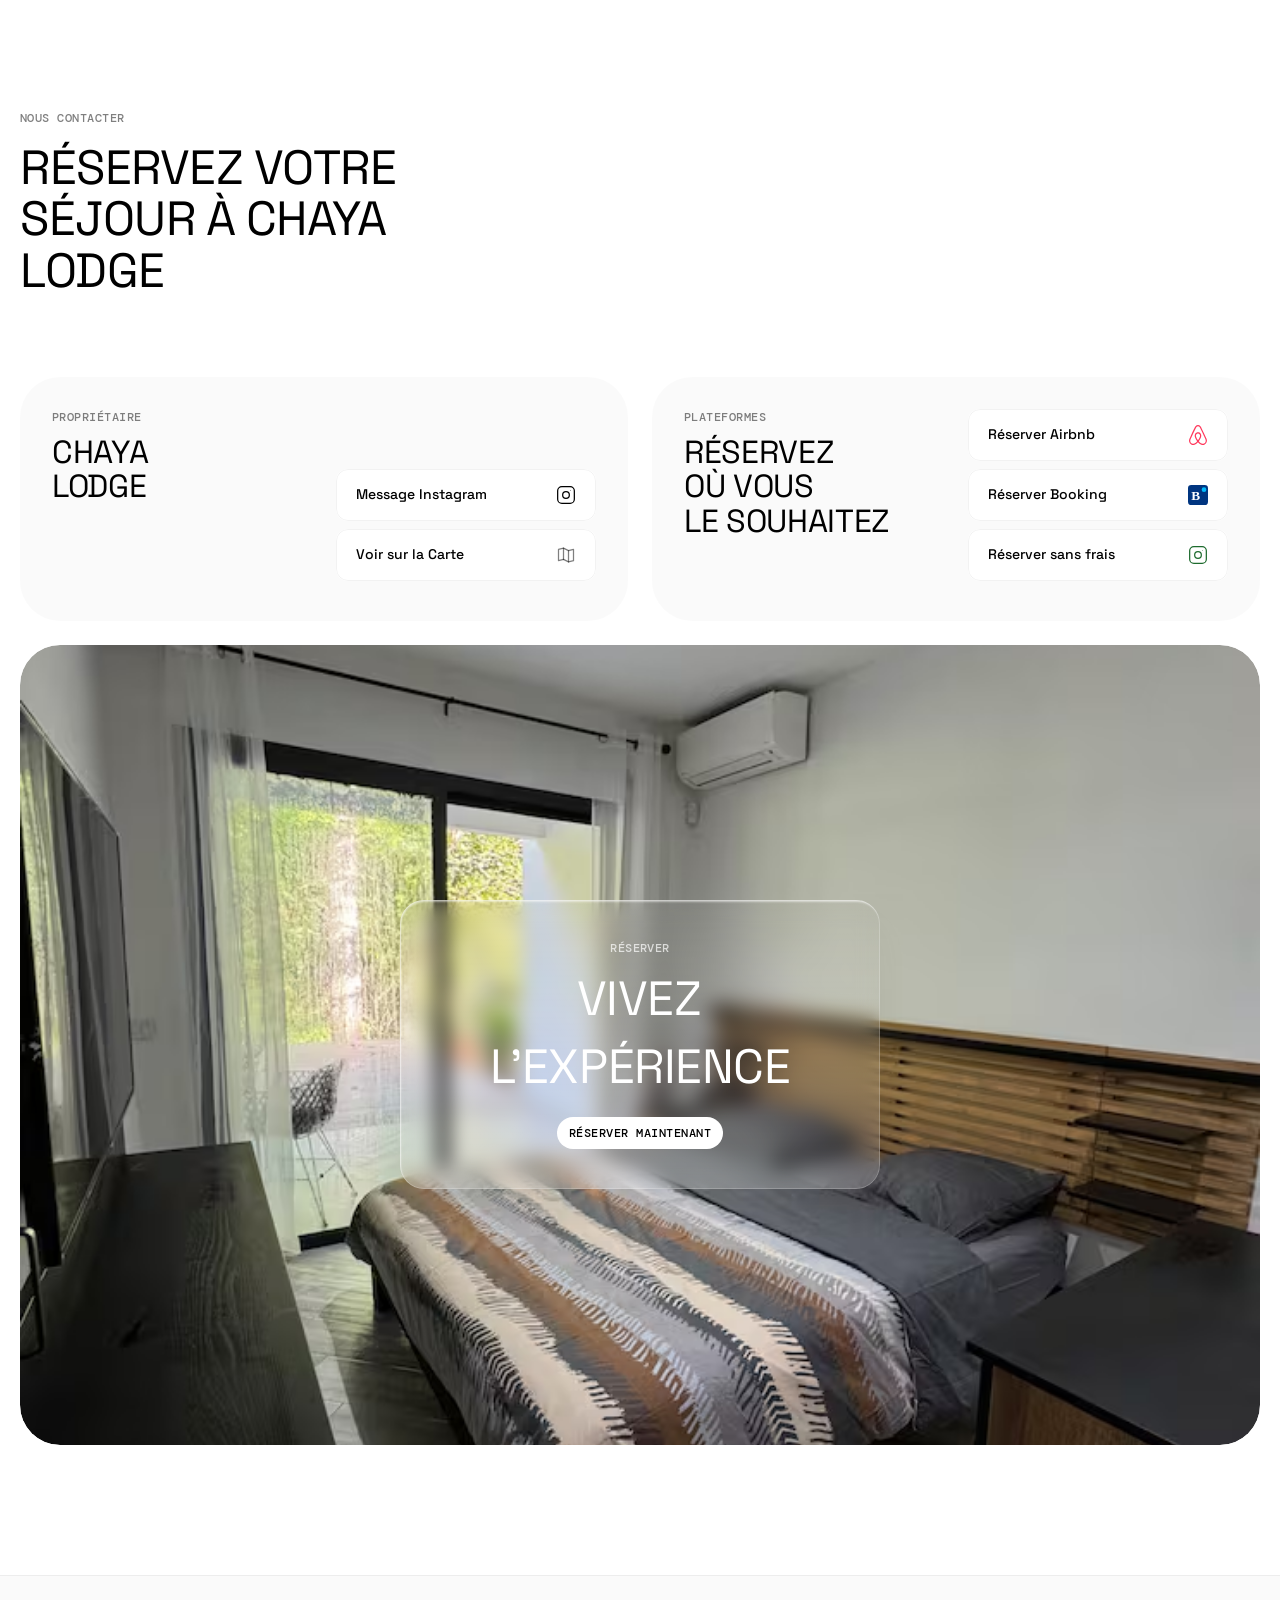
<file: reservation.html>
<!DOCTYPE html>
<html lang="fr">
  <head>
    <meta charset="utf-8" />
    <meta name="viewport" content="width=device-width, initial-scale=1" />
    <title>Réserver — Chaya Lodge</title>
    <meta http-equiv="refresh" content="0; url=/" />
    <link rel="canonical" href="https://[DOMAINE]/" />
  </head>
  <body>
    <script>
      window.location.replace('/');
    </script>
    <p>Redirection vers la page d'accueil…
      <a href="/">Cliquez ici si la redirection ne fonctionne pas.</a>
    </p>
  </body>
</html>
</file>
<file: styles/global.css>
body {
  margin: 0;
  line-height: normal;
}

:root {
  /* Figma Variables */

  /* Spacing */
  --font-size-14: 14px;
  --font-size-16: 16px;
  --font-size-40: 40px;
  --font-size-88: 88px;
  --font-weight-400: 400;
  --font-weight-500: 500;
  --height-640: 640px;
  --height-1200: 1200px;
  --item-spacing-5: 5px;
  --item-spacing-9: 9px;
  --item-spacing-10: 10px;
  --item-spacing-12: 12px;
  --item-spacing-15: 15px;
  --item-spacing-20: 20px;
  --item-spacing-32: 32px;
  --item-spacing-56: 56px;
  --item-spacing-64: 64px;
  --item-spacing-80: 80px;
  --item-spacing-15-19: 15.19px;
  --item-spacing-15-42: 15.42px;
  --item-spacing-19-05: 19.05px;
  --item-spacing-23-26: 23.26px;
  --item-spacing-658-55: 658.55px;
  --item-spacing-9-28: 9.28px;
  --item-spacing-l: 48px;
  --item-spacing-s: 24px;
  --letter-spacing-0-8: -0.8px;
  --letter-spacing-0-32: -0.32px;
  --letter-spacing-0-48: 0.48px;
  --letter-spacing-0-481: -0.48px;
  --letter-spacing-3-52: -3.52px;
  --line-height-19: 19px;
  --line-height-16-32: 16.32px;
  --line-height-21-76: 21.76px;
  --line-height-34-56: 34.56px;
  --line-height-38-4: 38.4px;
  --line-height-51-84: 51.84px;
  --line-height-84-48: 84.48px;
  --opacity-25: 0.25;
  --opacity-100: 1;
  --stroke-weight-1: 1px;
  --stroke-weight-0-5: 0.5px;
  --stroke-weight-0-67: 0.67px;
  --stroke-weight-0-83: 0.83px;
  --width-440: 440px;
  --width-480: 480px;
  --width-624: 624px;

  /* Color */
  --color-grey-13: #222;
  --color-grey-97: #f7f7f7;
  --color-grey-13-2: #231f20;
  --color-white-1: rgba(255, 255, 255, 0.01);
  --color-white-70: rgba(255, 255, 255, 0.7);
  --token-4558b845-c728-4912-a119-62c0279704de: rgba(0, 0, 0, 0.05);
  --token-55a26b9e-3dce-40ca-b672-094c0a1a5cf8: rgba(255, 255, 255, 0.1);
  --token-80264fc5-6124-44a3-b7a3-be1e19245cd3: #fff;
  --token-911499c9-7361-4c27-8aaf-48d94f152d07: rgba(0, 0, 0, 0.25);
  --token-a3ff9db6-6cfa-4ae6-a752-cfe8e7c629fe: #000;
  --token-aad5bacc-2559-49b4-96c8-5df0a8e901ea: rgba(0, 0, 0, 0.5);
  --token-bff3be6e-837b-4687-9935-a223d6c2123d: rgba(255, 255, 255, 0.15);
  --token-e3bc6284-6fe5-4bcf-bea6-ac6b884e0276: rgba(0, 0, 0, 0.02);
  --token-e4fc16ad-1551-49db-a3a8-edec93d7d15e: rgba(255, 255, 255, 0.2);
  --token-efa18e95-39b2-42bc-9291-825bdbc6e4ca: #fff;

  /* Font */
  --font-family-Font-1: Space Grotesk;
  --font-family-Font-2: DM Mono;

  /* Common Style Variables */

  /* Color */
  --cottageframerwebsite-Black-5: rgba(0, 0, 0, 0.05);
  --cottageframerwebsite-Black-5-Black-5:
    rgba(0, 0, 0, 0.05), rgba(0, 0, 0, 0.05);
  --cottageframerwebsite-White-10: rgba(255, 255, 255, 0.1);
  --cottageframerwebsite-White-20: rgba(255, 255, 255, 0.2);

  /* Gap */
  --gap-11: 11px;
  --gap-12: 12px;
  --gap-16: 16px;
  --gap-20: 20px;
  --gap-24: 24px;
  --gap-32: 32px;
  --gap-40: 40px;

  /* Padding */
  --padding-0: 0px;
  --padding-1: 1px;
  --padding-3: 3px;
  --padding-4: 4px;
  --padding-8: 8px;
  --padding-10: 10px;
  --padding-11: 11px;
  --padding-12: 12px;
  --padding-16: 16px;
  --padding-17: 17px;
  --padding-20: 20px;
  --padding-21: 21px;
  --padding-24: 24px;
  --padding-28: 28px;
  --padding-32: 32px;
  --padding-40: 40px;
  --padding-48: 48px;
  --padding-55: 55px;
  --padding-80: 80px;
  --padding-84: 84px;
  --padding-130: 130px;
  --padding-200: 200px;

  /* BorderRadius */
  --br-12: 12px;
  --br-16: 16px;
  --br-24: 24px;
  --br-40: 40px;
  --br-1000: 1000px;

  /* FontSize */
  --fs-19: 19px;
  --fs-24: 24px;
  --fs-26: 26px;
  --fs-29: 29px;
  --fs-32: 32px;
  --fs-38: 38px;

  /* Borders */
  --border-1: 1px solid var(--cottageframerwebsite-White-20);
  --border-2: 1px solid var(--cottageframerwebsite-Black-5);

  /* Shadows */
  --shadow-inner:
    0px 1px 1px rgba(255, 255, 255, 0.5) inset,
    0px 16px 24px var(--token-e3bc6284-6fe5-4bcf-bea6-ac6b884e0276);
  --shadow-inner-1:
    1px 2px 2px rgba(255, 255, 255, 0.5) inset,
    0px 24px 32px var(--cottageframerwebsite-Black-5);
  --shadow-inner-2: 0px 0px 0px rgba(255, 255, 255, 0.5) inset;

  /* Gradients */
  --gradient-1: linear-gradient(
    180deg,
    var(--color-white-1),
    var(--cottageframerwebsite-White-20)
  );
  --gradient-2: linear-gradient(
    180deg,
    var(--color-white-1),
    var(--token-bff3be6e-837b-4687-9935-a223d6c2123d)
  );

  /* WidthHeights */
  --height-11: 11px;
  --height-12: 12px;
  --height-16: 16px;
  --height-19: 19px;
  --height-24: 24px;
  --height-40: 40px;
  --height-52: 52px;
  --height-59: 59px;
  --max-w-calc100-48: calc(100% - 48px);
  --min-w-179: 179px;
  --width-11: 11px;
  --width-12: 12px;
  --width-16: 16px;
  --width-24: 24px;
  --width-40: 40px;
  --width-276: 276px;
  --width-356: 356px;
  --width-760: 760px;
  --width-1600: 1600px;
  --width-4801: 480px;
  --width-262_7: 262.7px;
  --width-289_6: 289.6px;
  --width-421_3: 421.3px;
  --width-446_4: 446.4px;

  /* LineHeights */
  --lh-23: 23px;
  --lh-28: 28px;
  --lh-31: 31px;
  --lh-41: 41px;
  --lh-16_3: 16.3px;
  --lh-51_8: 51.8px;

  /* Opacities */
  --opacity-0: 0;

  --left-0: 0px;
  --top-0: 0px;
}
</file>
<file: styles/main.css>
/* ── Scroll Reveal ── */
@keyframes reveal-up {
  from { opacity: 0; transform: translateY(50px); }
  to   { opacity: 1; transform: translateY(0); }
}
@keyframes reveal-fade {
  from { opacity: 0; }
  to   { opacity: 1; }
}
@keyframes reveal-left {
  from { opacity: 0; transform: translateX(-50px); }
  to   { opacity: 1; transform: translateX(0); }
}
@keyframes reveal-right {
  from { opacity: 0; transform: translateX(50px); }
  to   { opacity: 1; transform: translateX(0); }
}
@keyframes reveal-scale {
  from { opacity: 0; transform: scale(0.93); }
  to   { opacity: 1; transform: scale(1); }
}
[data-reveal] { opacity: 0; }
[data-reveal].is-visible {
  animation-fill-mode: forwards;
  animation-duration: 0.75s;
  animation-timing-function: cubic-bezier(0.16, 1, 0.3, 1);
}
[data-reveal="up"].is-visible    { animation-name: reveal-up; }
[data-reveal="fade"].is-visible  { animation-name: reveal-fade; }
[data-reveal="left"].is-visible  { animation-name: reveal-left; }
[data-reveal="right"].is-visible { animation-name: reveal-right; }
[data-reveal="scale"].is-visible { animation-name: reveal-scale; }

.end-of-bodystart,
.w-light {
  background-color: var(--token-efa18e95-39b2-42bc-9291-825bdbc6e4ca);
  flex-direction: column;
}
.w-light {
  width: 100%;
  position: relative;
  overflow-y: auto;
  display: flex;
  align-items: flex-start;
  isolation: isolate;
  line-height: normal;
  letter-spacing: normal;
}
.end-of-bodystart {
  align-self: stretch;
  align-items: stretch;
  min-height: var(--height-1200);
  max-width: 100%;
  z-index: 0;
}
.end-of-bodystart,
.hero,
.top-big {
  overflow: hidden;
  display: flex;
  flex-shrink: 0;
}
.hero {
  width: 100%;
  min-width: 100%;
  height: 100vh;
  height: 100svh;
  height: 100dvh;
  min-height: 640px;
  flex-direction: column;
  align-items: center;
  padding: clamp(68px, 12vh, 160px) var(--padding-20) var(--padding-24);
  box-sizing: border-box;
  position: relative;
  isolation: isolate;
  text-align: center;
  font-size: var(--font-size-88);
  color: var(--token-efa18e95-39b2-42bc-9291-825bdbc6e4ca);
  font-family: var(--font-family-Font-1);
}
.top-big {
  position: absolute;
  inset: 0;
  width: 100%;
  height: 100%;
  margin: 0 !important;
  align-items: stretch;
  z-index: 0;
}
.image-icon {
  position: absolute;
  inset: 0;
  width: 100%;
  height: 100%;
  object-fit: cover;
  flex-shrink: 0;
}
.overlay {
  width: 100%;
  height: 100%;
  position: absolute;
  margin: 0 !important;
  top: 0;
  right: 0;
  bottom: 0;
  left: 0;
  background: linear-gradient(
    180deg,
    var(--token-911499c9-7361-4c27-8aaf-48d94f152d07),
    var(--token-911499c9-7361-4c27-8aaf-48d94f152d07) 85%,
    var(--token-aad5bacc-2559-49b4-96c8-5df0a8e901ea)
  );
  overflow: hidden;
  z-index: 1;
  flex-shrink: 0;
}
.container-hero-content {
  width: var(--width-1600);
  max-width: 100%; /* empêche le débordement sur tout écran < 1600px */
  flex: 1;
  align-items: center;
  justify-content: space-between;
  gap: var(--gap-20);
  z-index: 2;
  flex-shrink: 0;
}
.container-hero-content,
.h1framer-text,
.hero-offer {
  display: flex;
  flex-direction: column;
}
.hero-offer {
  align-self: stretch;
  align-items: center;
  gap: var(--item-spacing-32);
}
.h1framer-text {
  width: 960px;
  height: auto;
  align-items: flex-end;
  padding: 40px var(--padding-16) 0;
  box-sizing: border-box;
}
.willow-creek-road {
  margin: 0;
  width: 925.4px;
  height: 85px;
  position: relative;
  font-size: inherit;
  letter-spacing: var(--letter-spacing-3-52);
  line-height: 84.5px;
  text-transform: uppercase;
  font-weight: var(--font-weight-400);
  font-family: inherit;
  display: flex;
  align-items: center;
  justify-content: center;
  flex-shrink: 0;
}
.cold-spring-ny-10516-wrapper {
  display: flex;
  align-items: flex-start;
  justify-content: flex-end;
  padding: var(--padding-0) 18px var(--padding-0) var(--padding-24);
  margin-top: -0.5px;
  position: relative;
  flex-shrink: 0;
}
.cold-spring-ny {
  height: 85px;
  width: 885.2px;
  position: relative;
  letter-spacing: var(--letter-spacing-3-52);
  line-height: 84.5px;
  text-transform: uppercase;
  display: flex;
  align-items: center;
  justify-content: center;
  flex-shrink: 0;
}
.container-div,
.icon-blocks {
  display: flex;
  align-items: flex-start;
}
.icon-blocks {
  width: 624px;
  justify-content: center;
  gap: var(--item-spacing-12);
  max-width: var(--width-624);
  font-size: var(--font-size-16);
  margin-top: clamp(16px, 10vh, 160px); /* adaptatif selon hauteur viewport */
}
.container-div {
  align-self: stretch;
  flex-direction: column;
}
.component-1,
.transparent {
  position: relative;
  overflow: hidden;
}
.transparent {
  width: 200px;
  box-shadow: var(--shadow-inner);
  backdrop-filter: blur(7px);
  border-radius: var(--br-1000);
  background: var(--gradient-1);
  display: flex;
  flex-direction: column;
  align-items: center;
  padding: var(--padding-20) var(--padding-24);
  box-sizing: border-box;
  isolation: isolate;
  gap: var(--item-spacing-10);
}
.component-1 {
  width: var(--width-24);
  height: var(--height-24);
  flex-shrink: 0;
}
.divider-icon {
  position: absolute;
  height: 100%;
  width: 100%;
  top: 0;
  right: 0;
  bottom: 0;
  left: 0;
  max-width: 100%;
  overflow: hidden;
  max-height: 100%;
}
.logo {
  align-self: stretch;
  display: flex;
  flex-direction: column;
  align-items: center;
  z-index: 1;
  flex-shrink: 0;
}
.sf {
  position: relative;
  line-height: 21.8px;
  font-weight: var(--font-weight-500);
}
.after {
  width: 100%;
  height: 100%;
  position: absolute;
  margin: 0 !important;
  top: 0;
  right: 0;
  bottom: 0;
  left: 0;
  border-radius: var(--br-1000);
  border: var(--border-1);
  box-sizing: border-box;
  z-index: 2;
  flex-shrink: 0;
}
.blocks-container,
.info-blocks,
.left {
  align-self: stretch;
  display: flex;
  align-items: flex-start;
}
.info-blocks {
  flex-wrap: nowrap; /* reste sur une ligne, le gap se réduit */
  align-content: flex-start;
  gap: clamp(8px, 2vw, 24px); /* gap responsive */
  font-size: var(--item-spacing-12);
  font-family: var(--font-family-Font-2);
}
.blocks-container,
.left {
  flex-direction: column;
}
.blocks-container {
  flex: 1;
  min-width: 0; /* peut se réduire librement */
  max-width: 382px;
  text-align: left;
  overflow: hidden;
}
.left {
  gap: var(--item-spacing-5);
}
.property-type {
  align-self: stretch;
  position: relative;
  letter-spacing: var(--letter-spacing-0-48);
  line-height: var(--lh-16_3);
  text-transform: uppercase;
  font-weight: var(--font-weight-500);
}
.pframer-text4 {
  align-self: stretch;
  display: flex;
  flex-direction: column;
  align-items: flex-start;
  font-size: clamp(14px, 2.8vw, 40px);
  font-family: var(--font-family-Font-1);
}
.cottage {
  margin: 0;
  align-self: stretch;
  position: relative;
  font-size: inherit;
  letter-spacing: var(--letter-spacing-0-8);
  line-height: var(--line-height-38-4);
  text-transform: uppercase;
  font-weight: var(--font-weight-400);
  font-family: inherit;
}
.blocks-container2,
.center {
  align-self: stretch;
  display: flex;
  flex-direction: column;
}
.blocks-container2 {
  flex: 1;
  align-items: flex-start;
  min-width: 0;
  max-width: 382px;
  overflow: hidden;
}
.center {
  align-items: center;
  gap: var(--item-spacing-5);
}
.lot-size {
  position: relative;
  letter-spacing: var(--letter-spacing-0-48);
  line-height: var(--lh-16_3);
  text-transform: uppercase;
  font-weight: var(--font-weight-500);
}
.pframer-text6 {
  align-self: stretch;
  display: flex;
  flex-direction: column;
  align-items: center;
  font-size: clamp(14px, 2.8vw, 40px);
  font-family: var(--font-family-Font-1);
}
.acres {
  position: relative;
  letter-spacing: var(--letter-spacing-0-8);
  line-height: var(--line-height-38-4);
  text-transform: uppercase;
}
.blocks-container4 {
  align-self: stretch;
  flex: 1;
  display: flex;
  flex-direction: column;
  align-items: flex-start;
  min-width: 0;
  max-width: 382px;
  text-align: right;
  overflow: hidden;
}
.right {
  gap: var(--item-spacing-5);
}
.pframer-text10,
.pframer-text9,
.right {
  align-self: stretch;
  display: flex;
  flex-direction: column;
  align-items: flex-end;
}
.pframer-text10 {
  font-size: clamp(14px, 2.8vw, 40px);
  font-family: var(--font-family-Font-1);
}
.for-sale {
  margin: 0;
  position: relative;
  font-size: inherit;
  letter-spacing: var(--letter-spacing-0-8);
  line-height: var(--line-height-38-4);
  text-transform: uppercase;
  font-weight: var(--font-weight-400);
  font-family: inherit;
}
.overview {
  overflow: hidden;
  display: flex;
  flex-direction: column;
  align-items: center;
  padding: var(--padding-200) var(--padding-20);
  box-sizing: border-box;
  max-width: 100%;
  text-align: left;
  font-size: var(--item-spacing-12);
  color: var(--token-aad5bacc-2559-49b4-96c8-5df0a8e901ea);
  font-family: var(--font-family-Font-2);
}
.container-overview-content {
  width: var(--width-1600);
  display: flex;
  align-items: flex-start;
  justify-content: center;
  gap: var(--item-spacing-s);
  max-width: 100%;
}
.overview-info {
  flex: 1.0648;
  overflow: hidden;
  gap: var(--item-spacing-l);
  min-width: 512px;
  max-width: 100%;
}
.h2framer-text,
.label-heading,
.overview-info {
  display: flex;
  flex-direction: column;
  align-items: flex-start;
}
.label-heading {
  align-self: stretch;
  gap: 15.2px;
}
.h2framer-text {
  width: 640px;
  font-size: var(--item-spacing-l);
  color: var(--token-a3ff9db6-6cfa-4ae6-a752-cfe8e7c629fe);
  font-family: var(--font-family-Font-1);
}
.cozy-cottage-in {
  margin: 0;
  position: relative;
  font-size: inherit;
  letter-spacing: var(--letter-spacing-0-481);
  line-height: var(--lh-51_8);
  text-transform: uppercase;
  font-weight: var(--font-weight-400);
  font-family: inherit;
}
.div-container-parent,
.icon-blocks2 {
  display: flex;
  align-items: flex-start;
  max-width: 100%;
}
.icon-blocks2 {
  align-self: stretch;
  height: 298.1px;
  flex-direction: column;
  padding: var(--padding-0) var(--padding-0) 1.1px;
  box-sizing: border-box;
  gap: 1px;
  text-align: center;
  font-size: var(--font-size-14);
  color: var(--token-a3ff9db6-6cfa-4ae6-a752-cfe8e7c629fe);
  font-family: var(--font-family-Font-1);
}
.div-container-parent {
  row-gap: var(--gap-20);
}
.div-container {
  width: var(--width-262_7);
  display: flex;
  flex-direction: column;
  align-items: flex-start;
}
.black,
.floors {
  position: relative;
}
.black {
  align-self: stretch;
  background-color: var(--token-efa18e95-39b2-42bc-9291-825bdbc6e4ca);
  overflow: hidden;
  display: flex;
  flex-direction: column;
  align-items: center;
  padding: var(--padding-48) var(--padding-24);
  isolation: isolate;
  gap: var(--item-spacing-9);
}
.floors {
  line-height: var(--line-height-19);
  font-weight: var(--font-weight-500);
}
.after4 {
  width: 100%;
  height: 100%;
  position: absolute;
  margin: 0 !important;
  top: 0;
  right: 0;
  bottom: 0;
  left: 0;
  border-right: var(--border-2);
  border-bottom: var(--border-2);
  box-sizing: border-box;
  z-index: 2;
  flex-shrink: 0;
}
.second-container-parent {
  display: flex;
  align-items: flex-start;
  justify-content: center;
  row-gap: var(--gap-20);
  max-width: 100%;
}
.second-container {
  width: var(--width-262_7);
  display: flex;
  flex-direction: column;
  align-items: flex-start;
  z-index: 1;
}
.black2,
.third-container {
  display: flex;
  flex-direction: column;
  position: relative;
}
.black2 {
  align-self: stretch;
  background-color: var(--token-efa18e95-39b2-42bc-9291-825bdbc6e4ca);
  overflow: hidden;
  align-items: center;
  padding: var(--padding-48) var(--padding-24);
  isolation: isolate;
  gap: var(--item-spacing-9);
}
.third-container {
  width: var(--width-262_7);
  align-items: flex-start;
  z-index: 2;
  margin-left: -0.1px;
}
.after6,
.after7 {
  width: 100%;
  height: 100%;
  position: absolute;
  margin: 0 !important;
  top: 0;
  right: 0;
  bottom: 0;
  left: 0;
  box-sizing: border-box;
  z-index: 2;
  flex-shrink: 0;
}
.after6 {
  border-bottom: var(--border-2);
}
.after7 {
  border-right: var(--border-2);
}
.black6 {
  background-color: var(--token-efa18e95-39b2-42bc-9291-825bdbc6e4ca);
  overflow: hidden;
  padding: var(--padding-48) var(--padding-24);
  gap: var(--item-spacing-9);
}
.black6,
.rooms-label {
  align-self: stretch;
  display: flex;
  flex-direction: column;
  align-items: center;
}
.center-small,
.image-wrapper {
  overflow: hidden;
  display: flex;
  align-items: flex-start;
}
.image-wrapper {
  align-self: stretch;
  flex: 1;
  border-radius: var(--br-40);
  flex-direction: column;
  justify-content: flex-end;
  padding: var(--padding-24);
  box-sizing: border-box;
  position: relative;
  isolation: isolate;
  min-width: 512px;
  font-size: var(--font-size-16);
  color: var(--token-efa18e95-39b2-42bc-9291-825bdbc6e4ca);
  font-family: var(--font-family-Font-1);
}
.center-small {
  width: 100%;
  height: 100%;
  margin: 0 !important;
  position: absolute;
  top: 0;
  right: 0;
  bottom: 0.7px;
  left: 0;
  z-index: 0;
  flex-shrink: 0;
}
.image-icon2 {
  margin-top: -23.7px;
  height: 701.4px;
  width: 788px;
  object-fit: cover;
  flex-shrink: 0;
}
.component-110,
.testimonial-block {
  position: relative;
  overflow: hidden;
  flex-shrink: 0;
}
.testimonial-block {
  width: 440px;
  box-shadow: var(--shadow-inner);
  backdrop-filter: blur(7px);
  border-radius: var(--br-24);
  background: var(--gradient-1);
  display: flex;
  flex-direction: column;
  align-items: flex-start;
  padding: var(--padding-20) var(--padding-24);
  box-sizing: border-box;
  isolation: isolate;
  gap: 23.3px;
  max-width: var(--width-440);
  z-index: 1;
}
.component-110 {
  width: 20px;
  height: 20px;
}
.text-attribution {
  align-self: stretch;
  gap: var(--item-spacing-15);
  z-index: 1;
  flex-shrink: 0;
}
.pframer-text15,
.pframer-text16,
.text-attribution {
  display: flex;
  flex-direction: column;
  align-items: flex-start;
}
.pframer-text15 {
  width: 376px;
}
.pframer-text16 {
  align-self: stretch;
  font-size: var(--font-size-14);
}
.jack-simons-owner {
  align-self: stretch;
  position: relative;
  line-height: var(--line-height-19);
  font-weight: var(--font-weight-500);
}
.after9,
.gallery {
  box-sizing: border-box;
}
.after9 {
  width: 100%;
  height: 100%;
  position: absolute;
  margin: 0 !important;
  top: 0;
  right: 0;
  bottom: 0;
  left: 0;
  border-radius: var(--br-24);
  border: var(--border-1);
  z-index: 2;
  flex-shrink: 0;
  pointer-events: none;
}
.gallery {
  background-color: var(--token-e3bc6284-6fe5-4bcf-bea6-ac6b884e0276);
  overflow: hidden;
  display: flex;
  flex-direction: column;
  align-items: center;
  padding: var(--padding-200) 160px;
  position: relative;
  isolation: isolate;
  max-width: 100%;
  text-align: center;
  font-size: var(--item-spacing-12);
  color: var(--token-aad5bacc-2559-49b4-96c8-5df0a8e901ea);
  font-family: var(--font-family-Font-2);
}
.container-gallery-content,
.divframer-1hzofnz-container {
  display: flex;
  flex-direction: column;
  align-items: flex-start;
}
.container-gallery-content {
  align-self: stretch;
  align-items: center;
  gap: var(--item-spacing-80);
  max-width: 100%;
  z-index: 0;
  flex-shrink: 0;
}
.divframer-1hzofnz-container {
  min-width: unset;
  width: 100%;
  align-items: center;
}
.center3 {
  align-self: stretch;
  display: flex;
  flex-direction: column;
  align-items: center;
  gap: var(--font-size-16);
}
.h2framer-text2,
.title-container {
  display: flex;
  align-items: flex-start;
}
.h2framer-text2 {
  width: var(--width-4801);
  height: auto;
  flex-direction: column;
  padding: 0 15px 0 var(--padding-16);
  gap: var(--font-size-16);
  box-sizing: border-box;
  font-size: var(--item-spacing-l);
  color: var(--token-a3ff9db6-6cfa-4ae6-a752-cfe8e7c629fe);
  font-family: var(--font-family-Font-1);
}
.title-container {
  margin-top: 0;
  padding: var(--padding-0) var(--padding-48) var(--padding-0) 46px;
  flex-shrink: 0;
}
.visual-tour-of {
  margin: 0;
  height: var(--height-52);
  width: 354.2px;
  position: relative;
  font-size: inherit;
  letter-spacing: var(--letter-spacing-0-481);
  line-height: var(--lh-51_8);
  text-transform: uppercase;
  font-weight: var(--font-weight-400);
  font-family: inherit;
  display: flex;
  align-items: center;
  justify-content: center;
  flex-shrink: 0;
}
.next-division {
  display: flex;
  align-items: flex-start;
  padding: var(--padding-0) var(--padding-0) var(--padding-0);
  flex-shrink: 0;
}
.your-future-home {
  margin: 0;
  height: var(--height-52);
  width: 448.2px;
  position: relative;
  font-size: inherit;
  letter-spacing: var(--letter-spacing-0-481);
  line-height: var(--lh-51_8);
  text-transform: uppercase;
  font-weight: var(--font-weight-400);
  font-family: inherit;
  display: flex;
  align-items: center;
  justify-content: center;
  flex-shrink: 0;
}
.images {
  align-self: stretch;
  height: auto;
  display: flex;
  flex-direction: column;
  align-items: center;
  gap: var(--gap-24);
  max-width: 100%;
  color: var(--color-white-70);
}
.default-icon {
  width: 100%;
  max-width: var(--width-1600);
  height: auto;
  position: relative;
  border-radius: var(--br-40);
}
.default,
.home-default {
  display: flex;
  align-items: flex-start;
  max-width: 100%;
}
.home-default {
  gap: var(--gap-24);
}
.default {
  height: 652.7px;
  width: 652.7px;
  border-radius: var(--br-40);
  overflow: hidden;
  flex-shrink: 0;
  position: relative;
  isolation: isolate;
}
.image-icon3 {
  position: absolute;
  top: 0;
  left: 0;
  right: 0;
  bottom: 0;
  width: 100%;
  height: 100%;
  margin: 0 !important;
  object-fit: cover;
  z-index: 0;
}
.default-icon2 {
  height: 652.7px;
  width: 923.3px;
  position: relative;
  border-radius: var(--br-40);
  object-fit: cover;
  max-width: 100%;
}
.images2 {
  padding: var(--padding-0) var(--padding-0) var(--padding-0);
  box-sizing: border-box;
  gap: var(--gap-24);
  max-width: 100%;
}
.default2,
.displayed-images,
.images2 {
  display: flex;
  align-items: flex-start;
}
.displayed-images {
  flex-direction: column;
  gap: 23.1px;
  max-width: 100%;
}
.default2 {
  width: 382px;
  height: 382px;
  border-radius: var(--br-40);
  overflow: hidden;
  flex-shrink: 0;
  position: relative;
  isolation: isolate;
}
.image-icon4,
.image-icon5 {
  position: absolute;
  top: 0;
  left: 0;
  right: 0;
  bottom: 0;
  width: 100%;
  height: 100%;
  margin: 0 !important;
  object-fit: cover;
  z-index: 0;
}
.default-icon3 {
  height: 786.2px;
  width: 1194px;
  position: relative;
  border-radius: var(--br-40);
  object-fit: cover;
  max-width: 100%;
}
.image-icon6 {
  position: absolute;
  top: 0;
  left: 0;
  right: 0;
  bottom: 0;
  width: 100%;
  height: 100%;
  margin: 0 !important;
  object-fit: cover;
  z-index: 0;
}
.default-icon5,
.default5 {
  border-radius: var(--br-40);
  overflow: hidden;
  flex-shrink: 0;
}
.default5 {
  width: 100%;
  max-width: var(--width-1600);
  height: 800px;
  background-color: var(--color-grey-97);
  display: flex;
  flex-direction: column;
  align-items: center;
  justify-content: center;
  padding: var(--padding-24);
  box-sizing: border-box;
  position: relative;
  isolation: isolate;
}
.default-icon5 {
  width: 100%;
  height: 100%;
  position: absolute;
  margin: 0 !important;
  top: 0;
  right: 0;
  bottom: 0;
  left: 0;
  max-width: 100%;
  max-height: 100%;
  object-fit: cover;
  z-index: 0;
}
.banner-content {
  width: var(--width-4801);
  box-shadow: var(--shadow-inner-1);
  backdrop-filter: blur(10px);
  border-radius: var(--br-24);
  background: var(--gradient-1);
  overflow: hidden;
  display: flex;
  flex-direction: column;
  align-items: center;
  padding: var(--padding-40) var(--padding-24);
  box-sizing: border-box;
  position: relative;
  isolation: isolate;
  gap: var(--item-spacing-s);
  max-width: var(--width-480);
  z-index: 1;
  flex-shrink: 0;
}
.h3-text,
.h3framer-text {
  align-self: stretch;
  display: flex;
  flex-direction: column;
}
.h3-text {
  align-items: center;
  gap: var(--font-size-16);
  z-index: 0;
  flex-shrink: 0;
}
.h3framer-text {
  height: auto;
  align-items: flex-end;
  padding: 0 59px 0;
  gap: var(--font-size-16);
  box-sizing: border-box;
  font-size: var(--item-spacing-l);
  color: var(--token-efa18e95-39b2-42bc-9291-825bdbc6e4ca);
  font-family: var(--font-family-Font-1);
}
.enjoy-a-full-wrapper {
  margin-top: 0;
  display: flex;
  align-items: flex-start;
  justify-content: flex-end;
  padding: var(--padding-0) var(--padding-4) var(--padding-0) 5px;
  flex-shrink: 0;
}
.enjoy-a-full,
.virtual-tour {
  margin: 0;
  height: var(--height-52);
  width: 305px;
  position: relative;
  font-size: inherit;
  letter-spacing: var(--letter-spacing-0-481);
  line-height: var(--lh-51_8);
  text-transform: uppercase;
  font-weight: var(--font-weight-400);
  font-family: inherit;
  display: flex;
  align-items: center;
  justify-content: center;
  flex-shrink: 0;
}
.virtual-tour {
  width: 313.1px;
}
.tour-button,
.white {
  display: flex;
  flex-direction: column;
}
.tour-button {
  align-items: flex-start;
  z-index: 1;
  flex-shrink: 0;
  color: var(--token-a3ff9db6-6cfa-4ae6-a752-cfe8e7c629fe);
}
.white {
  border-radius: var(--br-1000);
  background-color: var(--token-efa18e95-39b2-42bc-9291-825bdbc6e4ca);
  overflow: hidden;
  align-items: center;
  padding: var(--padding-8) var(--padding-11);
  position: relative;
  isolation: isolate;
  cursor: pointer;
}
.background {
  width: 100%;
  height: 100%;
  position: absolute;
  margin: 0 !important;
  top: 0;
  right: 0;
  bottom: 0;
  left: 0;
  background: var(--gradient-2);
  overflow: hidden;
  opacity: var(--opacity-0);
  z-index: 0;
  flex-shrink: 0;
}
.button-layout {
  display: flex;
  flex-direction: column;
  align-items: flex-start;
  z-index: 1;
  flex-shrink: 0;
}
.take-a-tour {
  display: block;
  position: relative;
  letter-spacing: var(--letter-spacing-0-48);
  line-height: var(--lh-16_3);
  text-transform: uppercase;
  font-weight: var(--font-weight-500);
  color: inherit;
  text-decoration: none;
  white-space: nowrap;
}
.take-a-tour::after {
  content: attr(data-text);
  display: block;
  line-height: var(--lh-16_3);
}
.after11 {
  width: 100%;
  height: 100%;
  position: absolute;
  margin: 0 !important;
  top: 0;
  right: 0;
  bottom: 0;
  left: 0;
  border-top: var(--border-2);
  border-bottom: var(--border-2);
  box-sizing: border-box;
  z-index: 1;
  flex-shrink: 0;
  pointer-events: none;
}
.container-features-content,
.features {
  display: flex;
  flex-direction: column;
  align-items: center;
  max-width: 100%;
}
.features {
  overflow: hidden;
  padding: var(--padding-200) var(--padding-20);
  box-sizing: border-box;
  text-align: center;
  font-size: var(--item-spacing-12);
  color: var(--token-aad5bacc-2559-49b4-96c8-5df0a8e901ea);
  font-family: var(--font-family-Font-2);
}
.container-features-content {
  width: var(--width-1600);
  gap: var(--item-spacing-80);
}
.h2framer-text3 {
  width: var(--width-4801);
  height: auto;
  display: flex;
  flex-direction: column;
  align-items: flex-end;
  padding: 0 50px 0;
  box-sizing: border-box;
  font-size: var(--item-spacing-l);
  color: var(--token-a3ff9db6-6cfa-4ae6-a752-cfe8e7c629fe);
  font-family: var(--font-family-Font-1);
}
.designed-descriptor {
  margin-top: 0;
  display: flex;
  align-items: flex-start;
  justify-content: flex-end;
  padding: var(--padding-0) 29px var(--padding-0) var(--padding-32);
  flex-shrink: 0;
}
.designed-for,
.everyday-living {
  margin: 0;
  height: var(--height-52);
  width: 318.1px;
  position: relative;
  font-size: inherit;
  letter-spacing: var(--letter-spacing-0-481);
  line-height: var(--lh-51_8);
  text-transform: uppercase;
  font-weight: var(--font-weight-400);
  font-family: inherit;
  display: flex;
  align-items: center;
  justify-content: center;
  flex-shrink: 0;
}
.everyday-living {
  width: 378.1px;
}
.category-image,
.features-info,
.text-feature-blocks {
  align-items: flex-start;
  gap: var(--item-spacing-s);
  max-width: 100%;
}
.features-info {
  align-self: stretch;
  display: grid;
  justify-content: center;
  grid-template-columns: repeat(3, minmax(388px, 1fr));
  text-align: left;
}
.category-image,
.text-feature-blocks {
  display: flex;
  flex-direction: column;
}
.text-feature-blocks {
  align-self: stretch;
  gap: var(--item-spacing-20);
}
.feature-blocks {
  align-self: stretch;
  gap: var(--item-spacing-12);
  font-size: var(--font-size-14);
  color: var(--token-a3ff9db6-6cfa-4ae6-a752-cfe8e7c629fe);
  font-family: var(--font-family-Font-1);
}
.feature-blocks,
.features-kitchen {
  display: flex;
  flex-direction: column;
  align-items: flex-start;
  max-width: 100%;
}
.default6 {
  align-self: stretch;
  border-radius: var(--br-16);
  background-color: var(--token-e3bc6284-6fe5-4bcf-bea6-ac6b884e0276);
  overflow: hidden;
  display: flex;
  align-items: center;
  padding: var(--padding-20) var(--padding-24);
  box-sizing: border-box;
  position: relative;
  isolation: isolate;
  gap: var(--item-spacing-s);
  max-width: 100%;
}
.after12,
.kitchen-label {
  box-sizing: border-box;
  flex-shrink: 0;
}
.kitchen-label {
  height: var(--height-19);
  width: var(--width-421_3);
  display: flex;
  align-items: flex-end;
  padding: var(--padding-0) var(--padding-0) var(--padding-1);
  max-width: var(--max-w-calc100-48);
}
.after12 {
  height: 100%;
  width: 100%;
  position: absolute;
  margin: 0 !important;
  top: 0;
  right: 0;
  bottom: 0;
  left: 0;
  border-radius: var(--br-16);
  border: var(--border-2);
  z-index: 2;
}
.amenity-private,
.image-wrapper2 {
  display: flex;
  flex-direction: column;
}
.amenity-private {
  width: var(--width-421_3);
  align-items: flex-start;
  max-width: 100%;
}
.image-wrapper2 {
  align-self: stretch;
  align-items: center;
  justify-content: center;
}
.image-banners,
.top-big2 {
  display: flex;
  align-items: flex-start;
}
.image-banners {
  flex-direction: column;
  justify-content: center;
}
.top-big2 {
  align-self: stretch;
  height: 517.3px;
  border-radius: var(--br-16);
  overflow: hidden;
  flex-shrink: 0;
  padding: 12.3px var(--padding-0) var(--padding-0);
  box-sizing: border-box;
}
.image-icon7 {
  height: 569px;
  width: 517.3px;
  object-fit: cover;
  flex-shrink: 0;
}
.location {
  background-color: var(--token-e3bc6284-6fe5-4bcf-bea6-ac6b884e0276);
  overflow: hidden;
  display: flex;
  flex-direction: column;
  align-items: center;
  padding: var(--padding-200) var(--padding-20);
  box-sizing: border-box;
  position: relative;
  isolation: isolate;
  max-width: 100%;
  text-align: left;
  font-size: var(--font-size-14);
  color: var(--token-efa18e95-39b2-42bc-9291-825bdbc6e4ca);
  font-family: var(--font-family-Font-1);
}
.container-location-content {
  width: var(--width-1600);
  display: flex;
  align-items: flex-start;
  justify-content: center;
  gap: var(--item-spacing-80);
  max-width: 100%;
  z-index: 0;
  flex-shrink: 0;
}
.image-wrapper5 {
  align-self: stretch;
  flex: 1;
  border-radius: var(--br-40);
  overflow: hidden;
  display: flex;
  flex-direction: column;
  align-items: flex-end;
  justify-content: flex-end;
  padding: var(--padding-24);
  box-sizing: border-box;
  position: relative;
  isolation: isolate;
  min-width: 494px;
}
.center-small2 {
  width: 100%;
  height: 100%;
  margin: 0 !important;
  position: absolute;
  top: 0;
  right: 0;
  bottom: -0.7px;
  left: 0;
  overflow: hidden;
  display: flex;
  align-items: flex-start;
  z-index: 0;
  flex-shrink: 0;
}
.image-icon10 {
  margin-top: -17.2px;
  height: 629.6px;
  width: var(--width-760);
  object-fit: cover;
  flex-shrink: 0;
}
.after27,
.default21 {
  border-radius: var(--br-1000);
}
.default21 {
  box-shadow: var(--shadow-inner);
  backdrop-filter: blur(7px);
  background: var(--gradient-1);
  overflow: hidden;
  display: flex;
  align-items: center;
  padding: var(--padding-16) var(--padding-24);
  position: relative;
  isolation: isolate;
  gap: var(--item-spacing-12);
  cursor: pointer;
}
.after27 {
  height: 100%;
  width: 100%;
  position: absolute;
  margin: 0 !important;
  top: 0;
  right: 0;
  bottom: 0;
  left: 0;
  border: var(--border-1);
  box-sizing: border-box;
  z-index: 0;
  flex-shrink: 0;
}
.background2,
.component-126 {
  overflow: hidden;
  flex-shrink: 0;
}
.background2 {
  height: 100%;
  width: 100%;
  position: absolute;
  margin: 0 !important;
  top: 0;
  right: 0;
  bottom: 0;
  left: 0;
  background-color: var(--token-e4fc16ad-1551-49db-a3a8-edec93d7d15e);
  opacity: var(--opacity-0);
  z-index: 1;
}
.component-126 {
  height: var(--height-16);
  width: var(--width-16);
  position: relative;
  z-index: 2;
}
.map-view {
  height: var(--height-19);
  width: 85.1px;
  display: flex;
  align-items: flex-start;
  overflow: hidden;
  padding: var(--padding-0);
  box-sizing: border-box;
  z-index: 2;
  flex-shrink: 0;
}
.map-link {
  display: flex;
  flex-direction: column;
  align-items: flex-start;
  transition: transform 0.35s cubic-bezier(0.76, 0, 0.24, 1);
}
.view-on-map {
  display: block;
  position: relative;
  line-height: var(--line-height-19);
  font-weight: var(--font-weight-500);
  color: inherit;
  text-decoration: none;
  white-space: nowrap;
}
.view-on-map::after {
  content: attr(data-text);
  display: block;
  line-height: var(--line-height-19);
}
.map-view:hover .map-link {
  transform: translateY(-50%);
}
.heading-text,
.location-info {
  display: flex;
  flex-direction: column;
  align-items: flex-start;
}
.location-info {
  flex: 1.0675;
  gap: var(--item-spacing-64);
  min-width: 494px;
  max-width: 100%;
  font-size: var(--item-spacing-12);
  color: var(--token-aad5bacc-2559-49b4-96c8-5df0a8e901ea);
  font-family: var(--font-family-Font-2);
}
.heading-text {
  align-self: stretch;
  gap: 19px;
}
.divframer-sl4zvq-container {
  min-width: 760px;
}
.divframer-sl4zvq-container,
.left2,
.property-overview {
  display: flex;
  flex-direction: column;
  align-items: flex-start;
}
.left2 {
  align-self: stretch;
  gap: 15.4px;
}
.property-overview {
  width: var(--width-4801);
  font-size: var(--font-size-14);
  font-family: var(--font-family-Font-1);
}
.default22,
.info-blocks2 {
  align-self: stretch;
  display: flex;
  align-items: flex-start;
  max-width: 100%;
}
.info-blocks2 {
  flex-direction: column;
}
.default22 {
  height: var(--height-59);
  border-top: var(--border-2);
  box-sizing: border-box;
  padding: var(--padding-17) var(--padding-0) var(--padding-21);
  gap: var(--gap-24);
  z-index: 1;
}
.address-title,
.address-title-wrapper,
.pframer-text32 {
  display: flex;
  flex-direction: column;
  align-items: flex-start;
}
.address-title-wrapper {
  padding: var(--padding-1) var(--padding-0) var(--padding-0);
  flex-shrink: 0;
}
.address-title,
.pframer-text32 {
  width: var(--width-289_6);
}
.pframer-text32 {
  width: var(--width-446_4);
  max-width: 100%;
  flex-shrink: 0;
  font-size: var(--font-size-14);
  color: var(--token-a3ff9db6-6cfa-4ae6-a752-cfe8e7c629fe);
  font-family: var(--font-family-Font-1);
}
.after28,
.contact {
  box-sizing: border-box;
}
.after28 {
  height: var(--height-59);
  width: var(--width-760);
  position: relative;
  border-top: var(--border-2);
  display: none;
  flex-shrink: 0;
}
.contact {
  overflow: hidden;
  display: flex;
  flex-direction: column;
  align-items: center;
  padding: var(--padding-200) var(--padding-20);
  max-width: 100%;
  text-align: left;
  font-size: var(--item-spacing-12);
  color: var(--token-aad5bacc-2559-49b4-96c8-5df0a8e901ea);
  font-family: var(--font-family-Font-2);
}
.contact-block,
.contact-info,
.question-label {
  display: flex;
  flex-direction: column;
  align-items: flex-start;
}
.question-label {
  width: var(--width-4801);
  font-size: var(--item-spacing-l);
  color: var(--token-a3ff9db6-6cfa-4ae6-a752-cfe8e7c629fe);
  font-family: var(--font-family-Font-1);
}
.contact-block,
.contact-info {
  max-width: 100%;
}
.contact-info {
  align-self: stretch;
  height: 1146.1px;
  gap: 23.7px;
}
.contact-block {
  width: 788px;
  border-radius: var(--br-40);
  background-color: var(--token-e3bc6284-6fe5-4bcf-bea6-ac6b884e0276);
  overflow: hidden;
  flex-shrink: 0;
  padding: var(--padding-32) var(--padding-32) var(--padding-40);
  box-sizing: border-box;
  gap: var(--font-size-40);
}
/* ── CONTACT REDESIGN : rangée cartes = même largeur max que les autres sections ── */
.contact-info > .home-default {
  max-width: 1600px;
  width: 100%;
  margin: 0 auto;
}
/* ── CONTACT REDESIGN : titre gauche / boutons droite ── */
.contact-info .contact-block {
  flex-direction: row;
  align-items: flex-start;
  gap: 24px;
  flex: 1;
  width: auto;
  min-width: 0;
}
.contact-info .contact-block-info {
  flex: 1;
  min-width: 0;
  align-items: flex-start;
  text-align: left;
  gap: 0;
}
.contact-info .label-h3 {
  min-width: 0;
  align-items: flex-start;
}
.contact-info .h3framer-text2 {
  width: auto;
}
.contact-info .contact-buttons {
  flex: 1;
  min-width: 0;
  flex-direction: column;
  gap: 8px;
  align-items: stretch;
  align-self: flex-start;
}
.contact-info .agency-container-parent {
  width: 100%;
  flex-direction: column;
  gap: 8px;
}
.contact-info .agency-container {
  width: 100%;
  flex: none;
  max-width: none;
}
.contact-info .contact-btn-placeholder {
  display: none;
}
/* ── FIX 3 : gap icône/texte toujours présent ── */
.contact-info .email-links {
  overflow: hidden;
  min-width: 0;
}
.contact-info .view-on-map {
  white-space: normal;
  overflow-wrap: break-word;
  word-break: break-word;
}
.contact-block-info {
  align-self: stretch;
  display: flex;
  align-items: flex-start;
  gap: var(--item-spacing-32);
}
.h3framer-text2,
.label-h3 {
  display: flex;
  flex-direction: column;
  align-items: flex-start;
}
.label-h3 {
  flex: 1;
  gap: 9.3px;
  min-width: 387px;
}
.h3framer-text2 {
  width: 320px;
  font-size: var(--item-spacing-32);
  color: var(--token-a3ff9db6-6cfa-4ae6-a752-cfe8e7c629fe);
  font-family: var(--font-family-Font-1);
}
.hudson-valley-living {
  margin: 0;
  position: relative;
  font-size: inherit;
  letter-spacing: var(--letter-spacing-0-32);
  line-height: 34.6px;
  text-transform: uppercase;
  font-weight: var(--font-weight-400);
  font-family: inherit;
}
.after34,
.default27 {
  border-radius: var(--br-16);
}
.default27 {
  background-color: var(--token-efa18e95-39b2-42bc-9291-825bdbc6e4ca);
  overflow: hidden;
  display: flex;
  flex-direction: column;
  align-items: center;
  justify-content: center;
  padding: var(--padding-28);
  position: relative;
  isolation: isolate;
  cursor: pointer;
}
.after34 {
  width: 100%;
  height: 100%;
  position: absolute;
  margin: 0 !important;
  top: 0;
  right: 0;
  bottom: 0;
  left: 0;
  border: var(--border-2);
  box-sizing: border-box;
  z-index: 0;
  flex-shrink: 0;
}
.background3,
.logo2 {
  overflow: hidden;
  flex-shrink: 0;
}
.background3 {
  width: 100%;
  height: 100%;
  position: absolute;
  margin: 0 !important;
  top: 0;
  right: 0;
  bottom: 0;
  left: 0;
  background-color: var(--token-4558b845-c728-4912-a119-62c0279704de);
  opacity: var(--opacity-0);
  z-index: 1;
}
.logo2 {
  width: var(--width-40);
  display: flex;
  flex-direction: column;
  align-items: flex-start;
  justify-content: center;
  opacity: var(--opacity-25);
  z-index: 2;
}
.component-127,
.ctflirp0k2q1djmlxsvesfouyssvg {
  height: var(--height-40);
  overflow: hidden;
  flex-shrink: 0;
}
.ctflirp0k2q1djmlxsvesfouyssvg {
  align-self: stretch;
  display: flex;
  flex-direction: column;
  align-items: center;
  justify-content: center;
}
.component-127 {
  width: var(--width-40);
  position: relative;
}
.logo-component-icon {
  position: absolute;
  height: 80%;
  width: 97.5%;
  top: 10%;
  right: 1.25%;
  bottom: 10%;
  left: 1.25%;
  max-width: 100%;
  overflow: hidden;
  max-height: 100%;
}
.contact-buttons {
  align-self: stretch;
  height: 114.1px;
  flex-direction: column;
  gap: 12.1px;
  font-size: var(--font-size-14);
  color: var(--token-a3ff9db6-6cfa-4ae6-a752-cfe8e7c629fe);
  font-family: var(--font-family-Font-1);
}
.agency-container,
.agency-container-parent,
.contact-buttons {
  display: flex;
  align-items: flex-start;
  max-width: 100%;
}
.agency-container-parent {
  gap: var(--gap-12);
}
.agency-container {
  width: var(--width-356);
  flex-direction: column;
}
.default28 {
  align-self: stretch;
  border-radius: var(--br-12);
  background-color: var(--token-efa18e95-39b2-42bc-9291-825bdbc6e4ca);
  overflow: hidden;
  display: flex;
  align-items: center;
  padding: var(--padding-16) var(--padding-20);
  position: relative;
  isolation: isolate;
  gap: var(--item-spacing-s);
  cursor: pointer;
}
.after35,
.email-links {
  box-sizing: border-box;
  flex-shrink: 0;
}
.after35 {
  height: 100%;
  width: 100%;
  position: absolute;
  margin: 0 !important;
  top: 0;
  right: 0;
  bottom: 0;
  left: 0;
  border-radius: var(--br-12);
  border: var(--border-2);
  z-index: 0;
}
.email-links {
  height: var(--height-19);
  flex: 1;
  display: flex;
  align-items: flex-end;
  padding: var(--padding-0) var(--padding-0) var(--padding-1);
  min-width: var(--min-w-179);
  z-index: 2;
}
.agency-mail {
  width: var(--width-276);
  display: flex;
  flex-direction: column;
  align-items: flex-start;
}
.default29 {
  align-self: stretch;
  border-radius: var(--br-12);
  background-color: var(--token-efa18e95-39b2-42bc-9291-825bdbc6e4ca);
  overflow: hidden;
  display: flex;
  align-items: center;
  padding: var(--padding-16) var(--padding-20);
  position: relative;
  isolation: isolate;
  gap: var(--item-spacing-s);
}
.sarah-thompson {
  margin: 0;
  position: relative;
  font-size: inherit;
  letter-spacing: var(--letter-spacing-0-32);
  line-height: 34.6px;
  text-transform: uppercase;
  font-weight: var(--font-weight-400);
  font-family: inherit;
  white-space: pre-wrap;
}
.image,
.sarah-thompson-icon {
  border-radius: var(--br-16);
  overflow: hidden;
}
.image {
  height: 96px;
  width: 96px;
  position: relative;
  flex-shrink: 0;
}
.sarah-thompson-icon {
  position: absolute;
  height: 100%;
  width: 100%;
  top: 0;
  right: 0;
  bottom: 0;
  left: 0;
  max-width: 100%;
  max-height: 100%;
  object-fit: cover;
}
.after39,
.default36 {
  box-sizing: border-box;
}
.after39 {
  position: absolute;
  height: 100%;
  width: 100%;
  top: 0;
  right: 0;
  bottom: 0;
  left: 0;
  border-radius: var(--br-16);
  border: var(--border-2);
  z-index: 1;
}
.default36 {
  width: 100%;
  height: 800px;
  border-radius: var(--br-40);
  background-color: var(--color-grey-97);
  overflow: hidden;
  flex-shrink: 0;
  display: flex;
  flex-direction: column;
  align-items: center;
  justify-content: center;
  padding: var(--padding-24);
  position: relative;
  isolation: isolate;
  text-align: center;
  color: var(--color-white-70);
}
.experience-the-wrapper,
.home {
  display: flex;
  align-items: flex-start;
}
.home {
  align-self: stretch;
  height: auto;
  flex-direction: column;
  padding: 0 var(--padding-28) 0 29px;
  gap: var(--font-size-16);
  box-sizing: border-box;
  font-size: var(--item-spacing-l);
  color: var(--token-efa18e95-39b2-42bc-9291-825bdbc6e4ca);
  font-family: var(--font-family-Font-1);
}
.experience-the-wrapper {
  margin-top: 0;
  padding: var(--padding-0) 6px var(--padding-0) var(--padding-4);
  flex-shrink: 0;
}
.experience-the,
.home-in-person {
  margin: 0;
  height: var(--height-52);
  width: 364.2px;
  position: relative;
  font-size: inherit;
  letter-spacing: var(--letter-spacing-0-481);
  line-height: var(--lh-51_8);
  text-transform: uppercase;
  font-weight: var(--font-weight-400);
  font-family: inherit;
  display: flex;
  align-items: center;
  justify-content: center;
  flex-shrink: 0;
}
.home-in-person {
  width: 374.1px;
}
.white2 {
  border-radius: var(--br-1000);
  background-color: var(--token-efa18e95-39b2-42bc-9291-825bdbc6e4ca);
  overflow: hidden;
  padding: var(--padding-8) var(--padding-12);
  position: relative;
  isolation: isolate;
  cursor: pointer;
}
.container-footer-content,
.default37,
.white2 {
  display: flex;
  flex-direction: column;
  align-items: center;
}
.default37 {
  align-self: stretch;
  background-color: var(--token-e3bc6284-6fe5-4bcf-bea6-ac6b884e0276);
  overflow: hidden;
  padding: var(--padding-80) var(--padding-0);
  position: relative;
  isolation: isolate;
  text-align: center;
  font-size: var(--item-spacing-12);
  color: var(--token-a3ff9db6-6cfa-4ae6-a752-cfe8e7c629fe);
  font-family: var(--font-family-Font-2);
}
.container-footer-content {
  width: var(--width-1600);
  max-width: 100%;
  gap: var(--item-spacing-56);
  z-index: 0;
  flex-shrink: 0;
  box-sizing: border-box;
  padding: 0 20px;
}
.footer-content {
  display: flex;
  flex-direction: column;
  align-items: flex-start;
  text-align: left;
}
.black7 {
  display: flex;
  align-items: center;
  gap: var(--gap-11);
  cursor: pointer;
}
.component-136,
.logo-symbol {
  position: relative;
  overflow: hidden;
}
.logo-symbol {
  backdrop-filter: blur(7px);
  border-radius: var(--br-16);
  background-color: var(--token-a3ff9db6-6cfa-4ae6-a752-cfe8e7c629fe);
  display: flex;
  flex-direction: column;
  align-items: center;
  justify-content: center;
  padding: var(--padding-10);
  isolation: isolate;
}
.component-136 {
  width: var(--width-12);
  height: var(--height-12);
  flex-shrink: 0;
}
.after45 {
  width: 100%;
  height: 100%;
  position: absolute;
  margin: 0 !important;
  top: 0;
  right: 0;
  bottom: 0;
  left: 0;
  border-radius: var(--br-16);
  border: var(--stroke-weight-1) solid
    var(--token-55a26b9e-3dce-40ca-b672-094c0a1a5cf8);
  box-sizing: border-box;
  z-index: 1;
  flex-shrink: 0;
}
.footer,
.menu-items {
  display: flex;
  align-items: center;
}
.menu-items {
  gap: var(--item-spacing-64);
  font-size: var(--font-size-40);
  font-family: var(--font-family-Font-1);
}
.footer {
  background: var(--gradient-2);
  overflow: hidden;
  flex-direction: column;
  padding: var(--padding-3) var(--padding-4) var(--padding-4);
  cursor: pointer;
}
.overview3 {
  margin: 0;
  position: relative;
  font-size: inherit;
  letter-spacing: var(--letter-spacing-0-8);
  line-height: var(--line-height-38-4);
  text-transform: uppercase;
  font-weight: var(--font-weight-400);
  font-family: inherit;
  cursor: pointer;
}
.copyright-div {
  display: flex;
  flex-direction: column;
  align-items: flex-start;
  color: var(--token-aad5bacc-2559-49b4-96c8-5df0a8e901ea);
}
.after46,
.nav-bar {
  width: 100%;
  margin: 0 !important;
  position: absolute;
  top: 0;
  right: 0;
  left: 0;
  box-sizing: border-box;
  z-index: 1;
}
.after46 {
  height: 100%;
  bottom: 0;
  border-top: var(--border-2);
  flex-shrink: 0;
  pointer-events: none;
}
.nav-bar {
  position: fixed;
  top: 0;
  left: 0;
  right: 0;
  z-index: 100;
  display: flex;
  flex-direction: column;
  align-items: flex-start;
  padding: 23.8px 160px var(--padding-0);
  text-align: center;
  font-size: var(--item-spacing-12);
  color: var(--token-efa18e95-39b2-42bc-9291-825bdbc6e4ca);
  font-family: var(--font-family-Font-2);
}
.black8 {
  transition: filter 0.4s ease;
}
.nav-in-hero .black8 {
  filter: invert(1);
}
/* Logo image: no invert — logo works on both dark and light backgrounds */
.black7 { transition: none; }
.menu-items2 {
  transition: color 0.4s ease;
}
.nav-in-hero .menu-items2 {
  color: rgba(255, 255, 255, 0.85);
}
.black-container-nav-conten,
.menu-legal-menu-items-bu {
  display: flex;
  align-items: center;
  position: relative;
  isolation: isolate;
}
.black-container-nav-conten {
  align-self: stretch;
}
.menu-legal-menu-items-bu {
  flex: 1;
  justify-content: flex-end;
  z-index: 0;
}
.contact-button {
  display: flex;
  flex-direction: column;
  align-items: flex-start;
  z-index: 0;
  flex-shrink: 0;
}
.black8,
.contact3 {
  position: relative;
  cursor: pointer;
}
.black8 {
  border-radius: var(--br-1000);
  background-color: var(--token-a3ff9db6-6cfa-4ae6-a752-cfe8e7c629fe);
  overflow: hidden;
  display: flex;
  flex-direction: column;
  align-items: center;
  padding: var(--padding-8) var(--padding-12);
  isolation: isolate;
}
.contact3 {
  letter-spacing: var(--letter-spacing-0-48);
  line-height: var(--lh-16_3);
  text-transform: uppercase;
  font-weight: var(--font-weight-500);
  color: inherit;
  text-decoration: none;
}
.menu-items2,
.nav-black {
  display: flex;
  align-items: center;
}
.menu-items2 {
  margin: 0 !important;
  height: 116.06%;
  position: absolute;
  width: 15.5%;
  top: 0;
  right: 42.27%;
  bottom: -16.06%;
  left: 42.23%;
  justify-content: center;
  z-index: 1;
  flex-shrink: 0;
  text-align: center;
  font-size: var(--item-spacing-12);
  color: var(--token-aad5bacc-2559-49b4-96c8-5df0a8e901ea);
  font-family: var(--font-family-Font-2);
}
.nav-black {
  box-shadow: var(--shadow-inner-2);
  backdrop-filter: blur(7px);
  border-radius: var(--br-1000);
  background: rgba(0, 0, 0, 0.05), rgba(0, 0, 0, 0.05);
  overflow: hidden;
  flex-direction: column;
  padding: var(--padding-8) var(--padding-11);
  position: relative;
  isolation: isolate;
  cursor: pointer;
}
.background14 {
  width: 100%;
  height: 100%;
  position: absolute;
  margin: 0 !important;
  top: 0;
  right: 0;
  bottom: 0;
  left: 0;
  background-color: var(--token-e4fc16ad-1551-49db-a3a8-edec93d7d15e);
  overflow: hidden;
  opacity: var(--opacity-0);
  z-index: 0;
  flex-shrink: 0;
}
.logo-menu-button,
.nav-black2 {
  display: flex;
  align-items: center;
}
.nav-black2 {
  box-shadow: var(--shadow-inner-2);
  backdrop-filter: blur(7px);
  border-radius: var(--br-1000);
  background: rgba(0, 0, 0, 0.05), rgba(0, 0, 0, 0.05);
  overflow: hidden;
  flex-direction: column;
  padding: var(--padding-8) var(--padding-12);
  position: relative;
  isolation: isolate;
  cursor: pointer;
}
.logo-menu-button {
  margin: 0 !important;
  position: absolute;
  top: 0.2px;
  left: 0;
  z-index: 1;
  text-align: left;
  color: var(--token-a3ff9db6-6cfa-4ae6-a752-cfe8e7c629fe);
}
.component-137 {
  width: var(--width-12);
  height: var(--height-12);
  position: relative;
  overflow: hidden;
  flex-shrink: 0;
  z-index: 0;
}
.badge-container,
.light {
  display: flex;
  align-items: flex-start;
  box-sizing: border-box;
}
.badge-container {
  display: none;
}
.light {
  width: 142px;
  height: 36px;
  box-shadow:
    0 0.6px 1.1px -1.12px rgba(0, 0, 0, 0.26),
    0 1.9px 3.5px -2.25px rgba(0, 0, 0, 0.24),
    0 5.1px 9.2px -3.37px rgba(0, 0, 0, 0.19),
    0 16px 28.8px -4.5px rgba(0, 0, 0, 0.03);
  border-radius: 10px;
  background-color: var(--token-efa18e95-39b2-42bc-9291-825bdbc6e4ca);
  overflow: hidden;
  flex-shrink: 0;
  flex-direction: column;
  padding: var(--padding-10) 14px;
  cursor: pointer;
}
.badge-made {
  display: flex;
  align-items: center;
  gap: var(--item-spacing-10);
}
.badge-madein,
.component-138 {
  width: var(--width-11);
  height: var(--height-16);
  overflow: hidden;
  flex-shrink: 0;
}
.badge-madein {
  display: flex;
  flex-direction: column;
  align-items: flex-start;
}
.component-138 {
  position: relative;
}
.component-139,
.framer-custom-site-builder {
  width: 92px;
  height: var(--height-11);
  overflow: hidden;
  flex-shrink: 0;
}
.framer-custom-site-builder {
  display: flex;
  flex-direction: column;
  align-items: flex-start;
}
.component-139 {
  position: relative;
}
.vector-icon2 {
  position: absolute;
  height: 90.91%;
  width: 99.78%;
  top: 3.64%;
  right: 0.22%;
  bottom: 5.45%;
  left: 0;
  max-width: 100%;
  overflow: hidden;
  max-height: 100%;
}
@media screen and (max-width: 1850px) {
  .images {
    height: auto;
  }
  .home-default {
    flex-wrap: wrap;
  }
  .default,
  .default-icon2 {
    flex: 1;
  }
  .images2 {
    flex-wrap: wrap;
  }
  .contact-info {
    height: auto;
  }
}
@media screen and (max-width: 1350px) {
  .hero,
  .overview {
    box-sizing: border-box;
  }
  .hero {
    padding-top: 104px;
    padding-bottom: var(--padding-20);
  }
  .overview {
    padding-top: var(--padding-130);
    padding-bottom: var(--padding-130);
  }
  .container-overview-content {
    flex-wrap: wrap;
  }
  .gallery {
    padding: var(--padding-55) var(--padding-80);
    box-sizing: border-box;
  }
  .default {
    min-width: 100%;
  }
  .features {
    padding-top: var(--padding-130);
    padding-bottom: var(--padding-130);
    box-sizing: border-box;
  }
  .features-info {
    justify-content: center;
    grid-template-columns: repeat(2, minmax(388px, 672px));
  }
  .location {
    padding-top: var(--padding-130);
    padding-bottom: var(--padding-130);
    box-sizing: border-box;
  }
  .container-location-content {
    flex-wrap: wrap;
  }
  .contact,
  .nav-bar {
    box-sizing: border-box;
  }
  .contact {
    padding-top: var(--padding-130);
    padding-bottom: var(--padding-130);
  }
  .nav-bar {
    padding-left: var(--padding-80);
    padding-right: var(--padding-80);
  }
}
@media screen and (max-width: 925px) {
  .hero {
    padding-top: 68px;
    box-sizing: border-box;
  }
  .hero-offer {
    gap: var(--gap-16);
  }
  .cold-spring-ny,
  .willow-creek-road {
    font-size: 44px;
    line-height: 51px;
  }
  .icon-blocks {
    max-width: 100%;
  }
  .acres,
  .cottage,
  .for-sale {
    font-size: var(--fs-32);
    line-height: var(--lh-31);
  }
  .overview {
    padding-top: var(--padding-84);
    padding-bottom: var(--padding-84);
    box-sizing: border-box;
  }
  .overview-info {
    min-width: 100%;
  }
  .cozy-cottage-in {
    font-size: var(--fs-38);
    line-height: var(--lh-41);
  }
  .icon-blocks2 {
    height: auto;
  }
  .div-container-parent {
    flex-wrap: wrap;
  }
  .div-container {
    flex: 1;
  }
  .second-container-parent {
    flex: 1;
    flex-wrap: wrap;
    min-width: 100%;
  }
  .black2 {
    align-self: stretch;
    width: 100%;
  }
  .third-container {
    margin-left: 0;
  }
  .image-wrapper {
    min-width: 100%;
    flex: 1;
  }
  .gallery {
    padding: 36px var(--padding-40);
    box-sizing: border-box;
  }
  .container-gallery-content {
    gap: var(--gap-40);
  }
  .visual-tour-of,
  .your-future-home {
    font-size: var(--fs-38);
    line-height: var(--lh-41);
  }
  .banner-content {
    max-width: 100%;
  }
  .enjoy-a-full,
  .virtual-tour {
    font-size: var(--fs-38);
    line-height: var(--lh-41);
  }
  .features {
    padding-top: var(--padding-84);
    padding-bottom: var(--padding-84);
    box-sizing: border-box;
  }
  .container-features-content {
    gap: var(--gap-40);
  }
  .h2framer-text3 {
    padding-left: 25px;
    padding-right: 25px;
    box-sizing: border-box;
  }
  .designed-for,
  .everyday-living {
    font-size: var(--fs-38);
    line-height: var(--lh-41);
  }
  .features-info {
    grid-template-columns: minmax(388px, 1fr);
  }
  .location {
    padding-top: var(--padding-84);
    padding-bottom: var(--padding-84);
    box-sizing: border-box;
  }
  .container-location-content {
    gap: var(--gap-40);
  }
  .image-wrapper5 {
    min-width: 100%;
    flex: 1;
  }
  .location-info {
    gap: var(--gap-32);
    min-width: 100%;
  }
  .default22 {
    height: auto;
    flex-wrap: wrap;
  }
  .contact {
    padding-top: var(--padding-84);
    padding-bottom: var(--padding-84);
    box-sizing: border-box;
  }
  .contact-block-info {
    gap: var(--gap-16);
    flex-wrap: wrap;
  }
  .label-h3 {
    min-width: 100%;
  }
  .hudson-valley-living {
    font-size: var(--fs-26);
    line-height: var(--lh-28);
  }
  .contact-buttons {
    height: auto;
  }
  .agency-container-parent {
    flex-wrap: wrap;
  }
  .sarah-thompson {
    font-size: var(--fs-26);
    line-height: var(--lh-28);
  }
  .experience-the,
  .home-in-person {
    font-size: var(--fs-38);
    line-height: var(--lh-41);
  }
  .menu-items {
    gap: var(--gap-32);
    flex-wrap: wrap;
  }
  .overview3 {
    font-size: var(--fs-32);
    line-height: var(--lh-31);
  }
  .nav-bar {
    padding-left: var(--padding-40);
    padding-right: var(--padding-40);
    box-sizing: border-box;
  }
}
@media screen and (max-width: 450px) {
  .cold-spring-ny,
  .willow-creek-road {
    font-size: var(--fs-26);
    line-height: 34px;
  }
  .acres,
  .cottage,
  .for-sale {
    font-size: var(--fs-24);
    line-height: var(--lh-23);
  }
  .overview-info {
    gap: var(--gap-24);
  }
  .cozy-cottage-in {
    font-size: var(--fs-29);
    line-height: var(--lh-31);
  }
  .testimonial-block {
    max-width: 100%;
  }
  .container-gallery-content {
    gap: var(--gap-20);
  }
  .title-container {
    padding-left: var(--padding-20);
    padding-right: var(--padding-20);
    box-sizing: border-box;
  }
  .visual-tour-of,
  .your-future-home {
    font-size: var(--fs-29);
    line-height: var(--lh-31);
  }
  .h3framer-text {
    padding-left: var(--padding-20);
    padding-right: var(--padding-20);
    box-sizing: border-box;
  }
  .enjoy-a-full,
  .virtual-tour {
    font-size: var(--fs-29);
    line-height: var(--lh-31);
  }
  .features {
    padding-top: var(--padding-55);
    padding-bottom: var(--padding-55);
    box-sizing: border-box;
  }
  .container-features-content {
    gap: var(--gap-20);
  }
  .designed-for,
  .everyday-living {
    font-size: var(--fs-29);
    line-height: var(--lh-31);
  }
  .container-location-content {
    gap: var(--gap-20);
  }
  .location-info {
    gap: var(--gap-16);
  }
  .contact {
    padding-top: var(--padding-55);
    padding-bottom: var(--padding-55);
    box-sizing: border-box;
  }
  .contact-block {
    gap: var(--gap-20);
  }
  .hudson-valley-living {
    font-size: var(--fs-19);
    line-height: 21px;
  }
  .default28,
  .default29 {
    flex-wrap: wrap;
  }
  .sarah-thompson {
    font-size: var(--fs-19);
    line-height: 21px;
  }
  .experience-the,
  .home-in-person {
    font-size: var(--fs-29);
    line-height: var(--lh-31);
  }
  .default37 {
    padding-top: 52px;
    padding-bottom: 52px;
    box-sizing: border-box;
  }
  .container-footer-content {
    gap: 28px;
  }
  .menu-items {
    gap: var(--gap-16);
  }
  .overview3 {
    font-size: var(--fs-24);
    line-height: var(--lh-23);
  }
}

/* ============================================
   CONTACT FORM PANEL
   ============================================ */
/* ============================================
   CONTACT FORM PANEL — slide-in from right
   ============================================ */
.contact-form-overlay {
  display: none;
  position: fixed;
  inset: 0;
  background: rgba(0, 0, 0, 0.3);
  z-index: 400;
  backdrop-filter: blur(3px);
}
.contact-form-overlay.open {
  display: block;
}
.contact-form-panel {
  position: fixed;
  top: 0;
  right: 0;
  width: 25vw;
  min-width: 360px;
  max-width: 480px;
  height: 100vh;
  background: #fff;
  z-index: 401;
  transform: translateX(100%);
  transition: transform 0.5s cubic-bezier(0.76, 0, 0.24, 1);
  overflow-y: auto;
  display: flex;
  flex-direction: column;
  box-shadow: -2px 0 60px rgba(0, 0, 0, 0.1);
}
.contact-form-panel.open {
  transform: translateX(0);
}

/* ── Drag handle (mobile only) ── */
.contact-form-handle {
  display: none;
}

/* ── Header ── */
.contact-form-header {
  display: flex;
  align-items: flex-start;
  justify-content: space-between;
  padding: 36px 28px 0;
  flex-shrink: 0;
}
.contact-form-header h2 {
  margin: 0;
  font-family: var(--font-family-Font-1);
  font-size: 22px;
  font-weight: 500;
  letter-spacing: -0.5px;
  color: #000;
  line-height: 1.2;
}
.contact-form-close {
  width: 32px;
  height: 32px;
  border-radius: var(--br-1000);
  border: 1px solid rgba(0, 0, 0, 0.15);
  background: transparent;
  font-size: 16px;
  cursor: pointer;
  display: flex;
  align-items: center;
  justify-content: center;
  color: #000;
  transition: background 0.2s;
  flex-shrink: 0;
  margin-top: 2px;
}
.contact-form-close:hover {
  background: rgba(0, 0, 0, 0.06);
}
.contact-form-sub {
  padding: 8px 28px 20px;
  font-family: var(--font-family-Font-2);
  font-size: 11px;
  letter-spacing: 0.48px;
  text-transform: uppercase;
  color: rgba(0, 0, 0, 0.35);
  flex-shrink: 0;
}

/* ── Form body ── */
.contact-form {
  padding: 0 28px 36px;
  display: flex;
  flex-direction: column;
  gap: 16px;
  flex: 1;
}
.form-row {
  display: flex;
  gap: 12px;
}
.form-row .form-group {
  flex: 1;
}
.form-group {
  display: flex;
  flex-direction: column;
  gap: 7px;
}
.form-group label {
  font-family: var(--font-family-Font-2);
  font-size: 10px;
  letter-spacing: 0.6px;
  text-transform: uppercase;
  color: rgba(0, 0, 0, 0.45);
}

/* ── Pill-shaped inputs (same language as site cards) ── */
.form-group input,
.form-group select {
  font-family: var(--font-family-Font-1);
  font-size: 13px;
  color: #000;
  border: 1px solid rgba(0, 0, 0, 0.12);
  border-radius: var(--br-1000);
  padding: 11px 18px;
  outline: none;
  background: rgba(0, 0, 0, 0.02);
  transition: border-color 0.25s, background 0.25s;
  box-sizing: border-box;
  width: 100%;
}
.form-group textarea {
  font-family: var(--font-family-Font-1);
  font-size: 13px;
  color: #000;
  border: 1px solid rgba(0, 0, 0, 0.12);
  border-radius: 20px;
  padding: 14px 18px;
  outline: none;
  background: rgba(0, 0, 0, 0.02);
  transition: border-color 0.25s, background 0.25s;
  box-sizing: border-box;
  width: 100%;
  resize: none;
  height: 110px;
  line-height: 1.6;
}
.form-group input:focus,
.form-group select:focus,
.form-group textarea:focus {
  border-color: rgba(0, 0, 0, 0.5);
  background: #fff;
}
.form-group select {
  appearance: none;
  cursor: pointer;
  background-image: url("data:image/svg+xml,%3Csvg width='10' height='6' viewBox='0 0 10 6' fill='none' xmlns='http://www.w3.org/2000/svg'%3E%3Cpath d='M1 1L5 5L9 1' stroke='%23000' stroke-width='1.5' stroke-linecap='round' stroke-linejoin='round'/%3E%3C/svg%3E");
  background-repeat: no-repeat;
  background-position: right 16px center;
  background-color: rgba(0, 0, 0, 0.02);
  padding-right: 40px;
}
.form-group select:focus {
  background-color: #fff;
}

/* ── Divider ── */
.form-divider {
  height: 1px;
  background: rgba(0, 0, 0, 0.07);
  margin: 4px 0;
}

/* ── Submit button — pill black, same as nav CTA ── */
.form-submit {
  align-self: stretch;
  background: #000;
  color: #fff;
  border: none;
  border-radius: var(--br-1000);
  padding: 14px 24px;
  font-family: var(--font-family-Font-2);
  font-size: 11px;
  letter-spacing: 0.6px;
  text-transform: uppercase;
  font-weight: 500;
  cursor: pointer;
  margin-top: 4px;
  overflow: hidden;
  position: relative;
  transition: opacity 0.25s;
}
.form-submit:hover {
  opacity: 0.78;
}

/* ── Success state ── */
.contact-form-success {
  display: none;
  flex-direction: column;
  align-items: center;
  justify-content: center;
  flex: 1;
  padding: 40px 28px;
  gap: 18px;
  text-align: center;
}
.contact-form-success.visible {
  display: flex;
}
.contact-form-success .success-icon {
  width: 56px;
  height: 56px;
  border-radius: var(--br-1000);
  background: #000;
  color: #fff;
  font-size: 24px;
  display: flex;
  align-items: center;
  justify-content: center;
}
.contact-form-success h3 {
  margin: 0;
  font-family: var(--font-family-Font-1);
  font-size: 20px;
  font-weight: 500;
  letter-spacing: -0.3px;
  color: #000;
}
.contact-form-success p {
  margin: 0;
  font-family: var(--font-family-Font-2);
  font-size: 11px;
  letter-spacing: 0.4px;
  color: rgba(0, 0, 0, 0.45);
  text-transform: uppercase;
  line-height: 1.7;
}

/* ── Mobile contact CTA (desktop: hidden) ── */
.mobile-contact-cta {
  display: none;
}

/* ── Mobile: bottom sheet ── */
@media (max-width: 999px) {
  .mobile-contact-cta {
    display: flex;
    justify-content: center;
    padding: 24px 20px;
  }
  .mobile-contact-btn {
    display: block;
    width: auto;
    padding: 16px 40px;
    background: #000;
    color: #fff;
    font-family: var(--font-family-Font-2);
    font-size: 13px;
    letter-spacing: 0.5px;
    text-align: center;
    text-transform: uppercase;
    border: none;
    border-radius: var(--br-1000);
    cursor: pointer;
    transition: opacity 0.2s ease;
  }
  .mobile-contact-btn:active {
    opacity: 0.75;
  }
  .contact-form-handle {
    display: block;
    width: 36px;
    height: 4px;
    background: rgba(0, 0, 0, 0.15);
    border-radius: 2px;
    margin: 12px auto 0;
    flex-shrink: 0;
  }
  .contact-form-panel {
    width: 100%;
    max-width: 100%;
    height: 90vh;
    top: auto;
    bottom: 0;
    left: 0;
    right: 0;
    border-radius: 20px 20px 0 0;
    transform: translateY(100%);
    box-shadow: 0 -4px 40px rgba(0, 0, 0, 0.12);
  }
  .contact-form-panel.open {
    transform: translateY(0);
  }
  .contact-form-header {
    padding: 24px 24px 0;
  }
  .contact-form-header h2 {
    font-size: 28px;
  }
  .contact-form-sub {
    padding: 8px 24px 0;
  }
  .contact-form {
    padding: 16px 24px 32px;
  }
  .contact-form-success {
    padding: 48px 24px;
  }

  /* Location section: text responsive */
  .container-location-content {
    flex-direction: column;
  }
  .location-info {
    min-width: unset;
    width: 100%;
    padding: 0 4px;
    box-sizing: border-box;
  }

  /* Book a Time card: fixed widths → fluid */
  .experience-the,
  .home-in-person {
    width: 100%;
    height: auto;
    font-size: clamp(22px, 6vw, 38px);
    line-height: 1.2;
    white-space: normal;
  }
  .home {
    flex-direction: column;
    align-items: center;
    height: auto;
  }
  .experience-the-wrapper {
    width: 100%;
  }
  .next-division {
    width: 100%;
  }
}

/* ============================================
   CTA BUTTON HOVER: text slide-up effect
   ============================================ */
.white .button-layout,
.white2 .button-layout {
  overflow: hidden;
  height: var(--lh-16_3);
  display: flex;
  align-items: flex-start;
}
.white .rooms-label,
.white2 .rooms-label {
  display: flex;
  flex-direction: column;
  transition: transform 0.35s cubic-bezier(0.76, 0, 0.24, 1);
}
.white:hover .rooms-label,
.white2:hover .rooms-label {
  transform: translateY(-50%);
}

/* ============================================
   NAV LINK HOVER: text slide-up effect
   ============================================ */
.menu-items2 .button-layout {
  overflow: hidden;
  height: var(--lh-16_3);
  display: flex;
  align-items: flex-start;
}
.menu-items2 .rooms-label {
  display: flex;
  flex-direction: column;
  transition: transform 0.35s cubic-bezier(0.76, 0, 0.24, 1);
}
.menu-items2 .contact3 {
  display: block;
  line-height: var(--lh-16_3);
  white-space: nowrap;
}
.menu-items2 .contact3::after {
  content: attr(data-text);
  display: block;
  line-height: var(--lh-16_3);
}
.menu-items2 .map-link:hover .rooms-label {
  transform: translateY(-50%);
}

/* ============================================
   HAMBURGER BUTTON
   ============================================ */
.hamburger-btn {
  display: none;
  flex-direction: column;
  justify-content: center;
  align-items: center;
  gap: 5px;
  width: 40px;
  height: 40px;
  cursor: pointer;
  padding: 0;
  border-radius: 50%;
  background-color: var(--token-a3ff9db6-6cfa-4ae6-a752-cfe8e7c629fe);
  border: none;
  z-index: 101;
  transition: filter 0.4s ease;
  flex-shrink: 0;
}
.hamburger-btn span {
  display: block;
  width: 16px;
  height: 2px;
  background-color: #fff;
  border-radius: 2px;
  transition: transform 0.3s ease, opacity 0.3s ease;
}
.nav-in-hero .hamburger-btn {
  filter: invert(1);
}
.hamburger-btn.open span:nth-child(1) {
  transform: translateY(7px) rotate(45deg);
}
.hamburger-btn.open span:nth-child(2) {
  opacity: 0;
}
.hamburger-btn.open span:nth-child(3) {
  transform: translateY(-7px) rotate(-45deg);
}

/* ============================================
   MOBILE DROPDOWN MENU
   ============================================ */
.mobile-menu {
  display: none;
  position: absolute;
  top: 100%;
  right: 20px;
  background: #fff;
  border-radius: var(--br-16);
  box-shadow: 0 8px 32px rgba(0, 0, 0, 0.12);
  padding: 8px;
  z-index: 200;
  min-width: 160px;
  flex-direction: column;
}
.mobile-menu.open {
  display: flex;
}
.mobile-menu-item {
  display: flex;
  align-items: center;
  padding: 12px 16px;
  font-family: var(--font-family-Font-2);
  font-size: var(--font-size-14);
  letter-spacing: var(--letter-spacing-0-48);
  text-transform: uppercase;
  font-weight: var(--font-weight-500);
  color: var(--token-a3ff9db6-6cfa-4ae6-a752-cfe8e7c629fe);
  text-decoration: none;
  border-radius: 8px;
  cursor: pointer;
  transition: background 0.2s;
}
.mobile-menu-item:hover {
  background: rgba(0, 0, 0, 0.05);
}

/* ============================================
   MOBILE (≤ 768px)
   ============================================ */
@media screen and (max-width: 999px) {

  /* ---- NAV ---- */
  .menu-items2,
  .contact-button {
    display: none;
  }
  .hamburger-btn {
    display: flex;
  }
  .nav-bar {
    padding-left: 20px;
    padding-right: 20px;
  }

  /* ---- HERO: everything centered ---- */
  .container-hero-content {
    width: 100%;
    max-width: 100%;
    align-items: center;
    flex-shrink: 1;
    position: relative;
  }
  .hero-offer {
    align-items: center;
    width: 100%;
    flex: 1;
    justify-content: flex-start;
  }
  .h1framer-text {
    width: 100%;
    padding: 20px 16px 0;
    box-sizing: border-box;
    align-items: center;
    text-align: center;
  }
  .willow-creek-road,
  .cold-spring-ny {
    width: 100%;
    font-size: 32px;
    line-height: 40px;
    height: auto;
    letter-spacing: -1.5px;
    justify-content: center;
    text-align: center;
  }

  /* Hero 3 cards: position absolue au centre exact du hero */
  .icon-blocks {
    position: absolute;
    top: 50%;
    left: 50%;
    transform: translate(-50%, -50%);
    width: calc(100% - 40px);
    max-width: 520px;
    flex-direction: column;
    align-items: center;
    justify-content: center;
    gap: 12px;
    margin-top: 0;
    z-index: 3;
  }
  .icon-blocks .container-div {
    width: 100%;
    padding: 0;
    box-sizing: border-box;
    max-width: 520px;
  }
  .transparent {
    width: 100%;
    border-radius: var(--br-1000);
  }

  /* Hero bottom 4 info: 4 rows, label left / value right */
  .info-blocks {
    display: flex;
    flex-direction: column;
    width: 100%;
    gap: 0;
    align-items: stretch;
  }
  .blocks-container,
  .blocks-container2,
  .blocks-container4 {
    min-width: 0;
    max-width: none;
    flex: unset;
    width: 100%;
    align-items: stretch;
    padding: 6px 0;
    border-bottom: 1px solid rgba(255, 255, 255, 0.15);
  }
  .left,
  .center,
  .right {
    flex-direction: row;
    justify-content: space-between;
    align-items: center;
    width: 100%;
    gap: 8px;
    text-align: unset;
  }
  .pframer-text4,
  .pframer-text6,
  .pframer-text9,
  .pframer-text10 {
    align-items: flex-end;
  }

  /* ---- OVERVIEW ---- */
  .container-overview-content {
    flex-direction: column;
    align-items: center;
    width: 100%;
  }
  .overview-info {
    min-width: unset;
    width: 100%;
    align-items: center;
  }
  .label-heading {
    align-items: center;
  }
  .h2framer-text {
    width: 100%;
    text-align: center;
    align-items: center;
  }
  .cozy-cottage-in {
    text-align: center;
  }

  /* Overview feature icons: 3×2 grid via display:contents */
  .icon-blocks2 {
    display: grid;
    grid-template-columns: 1fr 1fr;
    gap: 12px;
    height: auto;
    width: 100%;
    padding: 0;
  }
  .div-container-parent {
    display: contents;
  }
  .second-container-parent {
    display: contents;
  }
  .div-container,
  .second-container,
  .third-container {
    width: 100%;
    min-width: 0;
    flex: unset;
  }
  .black,
  .black2,
  .black6 {
    width: 100%;
    box-sizing: border-box;
  }

  /* Overview image: square, full */
  .image-wrapper {
    min-width: unset;
    width: 100%;
    flex: unset;
    aspect-ratio: 1;
    min-height: unset;
  }
  .image-icon2 {
    width: 100%;
    height: 100%;
    object-fit: cover;
    margin-top: 0;
  }
  .testimonial-block {
    width: 100%;
    max-width: 100%;
    box-sizing: border-box;
  }

  /* ---- GALLERY heading centered ---- */
  .h2framer-text2 {
    width: 100%;
    box-sizing: border-box;
    align-items: center;
  }
  .title-container {
    justify-content: center;
    padding: 0 16px;
  }
  .visual-tour-of,
  .your-future-home {
    width: auto;
    justify-content: center;
  }

  /* Gallery images: responsive, no cropping */
  .default-icon,
  .default-icon2,
  .default-icon3 {
    width: 100%;
    height: auto;
    flex: none;
  }
  .home-default {
    flex-direction: column;
    flex-wrap: nowrap;
  }
  .images2 {
    flex-direction: column;
    flex-wrap: nowrap;
  }
  .default {
    width: 100%;
    min-width: unset;
    height: 260px;
    flex: none;
  }
  .default2 {
    width: 100%;
    height: 180px;
    flex: none;
  }
  .default5 {
    min-width: unset;
    height: auto;
    min-height: 400px;
    flex: none;
  }

  /* ---- FEATURES: cards and text centered ---- */
  .h2framer-text3 {
    align-items: center;
    text-align: center;
    width: 100%;
    box-sizing: border-box;
  }
  .designed-descriptor {
    align-items: center;
  }
  .features-info {
    grid-template-columns: 1fr;
    justify-items: center;
  }
  .text-feature-blocks {
    align-items: center;
    text-align: center;
    width: 100%;
  }
  .feature-blocks {
    align-items: center;
    text-align: center;
    width: 100%;
  }
  .features-kitchen {
    align-items: center;
  }
  .category-image {
    align-items: center;
  }
  .default6 {
    justify-content: center;
  }

  /* ---- LOCATION: centered, map square ---- */
  .container-location-content {
    flex-direction: column;
    align-items: center;
  }
  .image-wrapper5 {
    min-width: unset;
    width: 100%;
    flex: unset;
    aspect-ratio: 1;
    min-height: unset;
    align-items: center;
    justify-content: center;
  }
  .divframer-sl4zvq-container {
    min-width: unset;
    width: 100%;
    align-items: center;
  }
  .location-info {
    min-width: unset;
    width: 100%;
    align-items: center;
    text-align: center;
  }
  .default22 {
    flex-direction: column;
    align-items: center;
  }

  /* ---- CONTACT: heading + card ---- */
  .contact-info {
    height: auto;
  }
  .contact-block {
    width: 100%;
    box-sizing: border-box;
  }
  /* Repasse en colonne sur mobile : titre au-dessus, boutons en-dessous */
  .contact-info .contact-block {
    flex-direction: column;
  }
  .contact-info .contact-block-info,
  .contact-info .contact-buttons {
    flex: none;
    width: 100%;
    min-width: 0;
  }
  .left2 {
    align-items: center;
    text-align: center;
  }
  .question-label {
    width: 100%;
    text-align: center;
    align-items: center;
  }

  /* Agency / Realtor: centered */
  .contact-block-info {
    flex-direction: column;
    align-items: center;
  }
  .label-h3 {
    align-items: center;
    text-align: center;
  }
  .contact-buttons {
    align-items: center;
    width: 100%;
  }
  .agency-container-parent {
    justify-content: center;
    flex-wrap: wrap;
    width: 100%;
  }
  .agency-container {
    width: 100%;
    max-width: 340px;
    align-items: center;
  }

  /* Contact map card: square */
  .default36 {
    aspect-ratio: 1;
    height: auto;
    min-height: unset;
  }

  /* ---- FOOTER ---- */
  .container-footer-content {
    width: 100%;
    max-width: 100%;
    padding: 0 20px;
    box-sizing: border-box;
  }
  .footer-content {
    align-items: center;
    text-align: center;
  }
  .menu-items {
    flex-wrap: wrap;
    justify-content: center;
    gap: 24px;
    font-size: 24px;
  }
  .overview3 {
    font-size: 22px;
    line-height: 26px;
  }
}

/* ============================================================
   RESPONSIVE FIX — widths fixes mobiles (Noah, 2026-05)
   ============================================================ */

/* ── 925px : Features grid — évite le min 388px qui déborde ── */
@media screen and (max-width: 925px) {
  .features-info {
    grid-template-columns: 1fr !important;
  }
  .category-image {
    width: 100%;
    max-width: 100%;
    box-sizing: border-box;
  }
  /* Location: supprime le min-width rigide */
  .divframer-sl4zvq-container {
    min-width: 0 !important;
    width: 100%;
  }
  /* Texte de description location */
  .property-overview {
    width: 100% !important;
    max-width: 100%;
  }
  /* Call-to-action label dans le contact */
  .question-label {
    width: 100% !important;
    max-width: 100%;
  }
}

/* ── 768px : toutes les largeurs fixes internes ── */
@media screen and (max-width: 999px) {

  /* Testimonial : texte interne */
  .pframer-text15 {
    width: 100% !important;
    max-width: 100%;
  }
  /* Supprime les <br> qui cassent la mise en page sur mobile */
  .pframer-text15 br,
  .property-overview br {
    display: none;
  }

  /* Features — labels internes des cards */
  .kitchen-label {
    width: auto !important;
    max-width: calc(100% - 48px);
    flex: 1;
  }
  .amenity-private {
    width: auto !important;
    max-width: 100%;
  }

  /* Features — cards alignées correctement */
  .text-feature-blocks {
    width: 100%;
    max-width: 100%;
    box-sizing: border-box;
  }
  .feature-blocks {
    width: 100%;
  }
  .features-kitchen {
    width: 100%;
  }
  .default6 {
    width: 100% !important;
    max-width: 100%;
    box-sizing: border-box;
  }
  .image-wrapper2 {
    width: 100%;
  }
  .top-big2 {
    width: 100%;
    height: 220px;
    padding: 0;
  }
  .image-icon7 {
    width: 100%;
    height: 100%;
    object-fit: cover;
  }

  /* Location section — min-width → 0 */
  .divframer-sl4zvq-container {
    min-width: 0 !important;
    width: 100%;
    box-sizing: border-box;
  }
  .property-overview {
    width: 100% !important;
    max-width: 100%;
    box-sizing: border-box;
  }
  .question-label {
    width: 100% !important;
    max-width: 100%;
  }
  /* "Escape the City, Stay Connected" heading */
  .cozy-cottage-in {
    font-size: clamp(22px, 7vw, 38px) !important;
    line-height: 1.15 !important;
    height: auto !important;
    white-space: normal !important;
    width: 100% !important;
  }

  /* Book a Time — headings */
  .experience-the,
  .home-in-person {
    width: 100% !important;
    max-width: 100%;
    height: auto !important;
    font-size: clamp(22px, 6vw, 38px) !important;
    line-height: 1.2 !important;
  }
  .experience-the-wrapper {
    width: 100%;
    padding: 0 !important;
    justify-content: center;
  }
  .next-division {
    width: 100%;
    padding: 0 !important;
    justify-content: center;
  }
  .home {
    padding: 0 16px !important;
    box-sizing: border-box;
    align-items: center;
  }
  .default36 {
    padding: 24px 16px !important;
    box-sizing: border-box;
  }

  /* Overview icons — texte interne */
  .black,
  .black2,
  .black6 {
    box-sizing: border-box;
    width: 100%;
  }

  /* Hero address */
  .willow-creek-road,
  .cold-spring-ny {
    width: 100% !important;
  }

  /* contact-block : texte responsif */
  .h3framer-text2 {
    width: 100% !important;
    max-width: 100%;
  }
  .hudson-valley-living,
  .sarah-thompson {
    width: 100% !important;
    white-space: normal !important;
  }
  .agency-container {
    width: 100% !important;
    max-width: 100%;
  }
  .default28,
  .default29 {
    width: 100%;
    box-sizing: border-box;
  }
  .email-links {
    min-width: 0 !important;
    flex: 1;
  }
  .agency-mail {
    width: 100% !important;
  }
}

/* ── 450px : hero address encore plus petit ── */
@media screen and (max-width: 450px) {
  .willow-creek-road,
  .cold-spring-ny {
    font-size: clamp(18px, 7vw, 26px) !important;
    letter-spacing: -1px !important;
    line-height: 1.2 !important;
  }
  .info-blocks {
    font-size: 11px;
  }
  .acres,
  .cottage,
  .for-sale {
    font-size: clamp(18px, 6vw, 24px) !important;
  }
  .gallery {
    padding-left: 16px !important;
    padding-right: 16px !important;
  }
}

/* ============================================================
   MOBILE FIX PASS 2 — éléments résiduels (Noah, 2026-05)
   ============================================================ */

/* Bloque le scroll horizontal sur toute la page */
html, body {
  overflow-x: hidden;
  max-width: 100%;
}

@media screen and (max-width: 999px) {

  /* ── 1. BANNER CONTENT (Tour 3D + Book a Time)
         Problème : width 480px + flex-shrink:0 → déborde et se fait clipper
  ── */
  .banner-content {
    width: calc(100% - 32px) !important;
    max-width: calc(100% - 32px) !important;
    flex-shrink: 1 !important;
    box-sizing: border-box !important;
  }
  .enjoy-a-full,
  .virtual-tour {
    width: 100% !important;
    height: auto !important;
    font-size: clamp(20px, 5.5vw, 36px) !important;
    line-height: 1.2 !important;
    flex-shrink: 1 !important;
  }
  .h3framer-text {
    width: 100% !important;
    padding: 0 8px !important;
    box-sizing: border-box !important;
    align-items: center !important;
  }
  .enjoy-a-full-wrapper {
    width: 100% !important;
    justify-content: center !important;
    padding: 0 !important;
  }
  .experience-the,
  .home-in-person {
    width: 100% !important;
    height: auto !important;
    flex-shrink: 1 !important;
  }

  /* ── 2. FEATURES — kitchen-label : hauteur 19px fixe → coupe le texte
  ── */
  .kitchen-label {
    height: auto !important;
    width: auto !important;
    flex: 1 1 auto !important;
    flex-shrink: 1 !important;
    min-width: 0 !important;
    overflow: visible !important;
    align-items: flex-start !important;
  }
  .amenity-private {
    width: 100% !important;
    max-width: 100% !important;
    flex-shrink: 1 !important;
  }
  /* Empêche le default6 de clipper le texte */
  .default6 {
    overflow: visible !important;
    flex-wrap: wrap !important;
    min-height: 0 !important;
    align-items: flex-start !important;
  }
  /* Garde le border visible via after12 */
  .after12 {
    border-radius: var(--br-16) !important;
  }

  /* ── 3. CONTACT BLOCKS — label-h3 min-width 387px → force la carte large
  ── */
  .label-h3 {
    min-width: 0 !important;
    width: 100% !important;
    flex-shrink: 1 !important;
  }
  .h3framer-text2 {
    width: 100% !important;
  }

  /* ── 4. LOCATION — image 760px de large + texte
  ── */
  .image-icon10 {
    width: 100% !important;
    height: 100% !important;
    margin-top: 0 !important;
    object-fit: cover !important;
  }
  .image-wrapper5 {
    overflow: hidden !important;
  }
  /* Texte description location */
  .property-overview .floors {
    width: 100% !important;
    max-width: 100% !important;
    white-space: normal !important;
  }
  /* Heading "Escape the City" */
  .question-label br {
    display: none;
  }
  .question-label .cozy-cottage-in {
    width: 100% !important;
    height: auto !important;
    white-space: normal !important;
  }

  /* ── 5. TESTIMONIAL — image-wrapper : grandit avec le contenu
  ── */
  .image-wrapper {
    aspect-ratio: unset !important;
    min-height: 480px;
    height: auto;
    overflow: hidden;
  }
  /* Image de fond s'adapte */
  .image-icon2 {
    width: 100% !important;
    height: auto !important;
    min-height: 480px;
    margin-top: 0 !important;
  }
  .pframer-text15 .sf {
    width: 100% !important;
    white-space: normal !important;
  }
  /* Quote icon */
  .component-110 {
    flex-shrink: 0 !important;
  }

  /* ── 6. GALLERY — galerie d'images responsive
  ── */
  .gallery {
    padding-left: 16px !important;
    padding-right: 16px !important;
  }
  .default-icon2,
  .default-icon3 {
    flex-shrink: 1 !important;
  }

  /* ── 7. OVERVIEW — icônes dans la grille
  ── */
  .div-container,
  .second-container,
  .third-container {
    min-width: 0 !important;
    flex-shrink: 1 !important;
  }

  /* ── 8. HERO — info blocks (Property Type / Lot Size / etc.)
  ── */
  .container-hero-content {
    overflow: visible !important;
  }

  /* ── 9. Sections — empêche le débordement latéral
  ── */
  .hero, .overview, .gallery, .features,
  .location, .contact, .default37 {
    overflow-x: hidden !important;
  }
}

/* ── 375px et moins (iPhone SE) ── */
@media screen and (max-width: 390px) {
  .banner-content {
    padding: 24px 16px !important;
  }
  .contact-block {
    padding: 20px 16px !important;
  }
  .black,
  .black2,
  .black6 {
    padding: 24px 12px !important;
  }
}

/* ============================================================
   MOBILE FIX PASS 3 — fix définitif (Noah, 2026-05)
   ============================================================ */

/* ── Bloquer le scroll horizontal sur le VRAI container (pas juste body) ── */
.w-light {
  overflow-x: hidden !important;
  max-width: 100vw !important;
}
.end-of-bodystart {
  overflow-x: hidden !important;
  max-width: 100% !important;
}

@media screen and (max-width: 999px) {

  /* ── Toutes les sections : border-box + max-width 100% ── */
  .hero, .overview, .gallery, .features,
  .location, .contact, .default37,
  .container-overview-content,
  .container-gallery-content,
  .container-features-content,
  .container-location-content,
  .container-footer-content {
    box-sizing: border-box !important;
    max-width: 100% !important;
    overflow-x: hidden !important;
  }

  /* ── BOOK A TIME : le vrai problème ──
     .home { font-size: 48px } → hérité par experience-the/home-in-person
     → titres ~400px de large sur un écran 375px
  ── */
  .home {
    font-size: clamp(18px, 5vw, 32px) !important;
    padding: 0 12px !important;
    box-sizing: border-box !important;
  }
  .experience-the,
  .home-in-person {
    font-size: clamp(18px, 5vw, 32px) !important;
    line-height: 1.15 !important;
    width: 100% !important;
    height: auto !important;
    flex-shrink: 1 !important;
    white-space: normal !important;
    letter-spacing: -0.3px !important;
  }

  /* ── 3D TOUR : même problème de font-size 48px ── */
  .h3framer-text {
    font-size: clamp(18px, 5vw, 32px) !important;
    padding: 0 8px !important;
  }
  .enjoy-a-full,
  .virtual-tour {
    font-size: clamp(18px, 5vw, 32px) !important;
    line-height: 1.15 !important;
    width: 100% !important;
    height: auto !important;
    white-space: normal !important;
    letter-spacing: -0.3px !important;
  }

  /* ── BANNER CONTENT : forcer dans le viewport ── */
  .banner-content {
    width: calc(100vw - 80px) !important;
    max-width: calc(100vw - 80px) !important;
    box-sizing: border-box !important;
    flex-shrink: 1 !important;
  }

  /* ── TESTIMONIAL : forcer dans le viewport ── */
  .testimonial-block {
    width: 100% !important;
    max-width: 100% !important;
    box-sizing: border-box !important;
    overflow: hidden !important;
  }
  .pframer-text15,
  .pframer-text15 .sf {
    width: 100% !important;
    max-width: 100% !important;
    overflow-wrap: break-word !important;
    word-break: break-word !important;
    white-space: normal !important;
  }

  /* ── FEATURES : icônes coupées à gauche
     Le .default6 overflow:visible fait déborder .after12 (absolute)
     → revenir à clip mais garder le contenu visible
  ── */
  .default6 {
    overflow: hidden !important;
    position: relative !important;
  }
  .component-1 {
    flex-shrink: 0 !important;
    position: relative !important;
    overflow: visible !important;
  }
  /* Supprimer le clip sur les icônes SVG */
  .divider-icon {
    position: relative !important;
    width: 24px !important;
    height: 24px !important;
    top: auto !important;
    right: auto !important;
    bottom: auto !important;
    left: auto !important;
  }

    /* ── Mot long ne déborde pas ── */
  .floors, .lot-size, .property-type,
  .sf, .jack-simons-owner, .acres, .cottage, .for-sale {
    overflow-wrap: break-word !important;
    word-break: break-word !important;
  }
}

/* ============================================================
   MOBILE FIX PASS 4 — logo nav + textes coupés (Noah, 2026-05)
   ============================================================ */

/* ── 1. NAV LOGO : masquer le nom de marque sur mobile, garder l'icône ── */
@media screen and (max-width: 999px) {
  .logo-menu-button .black7 > .map-link {
    display: none;
  }

  /* ── 2. LOCATION : .pframer-text32 largeur fixe 446px → déborde ── */
  .pframer-text32 {
    width: 100% !important;
    max-width: 100% !important;
    flex-shrink: 1 !important;
    box-sizing: border-box !important;
  }
  .address-title-wrapper,
  .address-title {
    width: auto !important;
    min-width: 0 !important;
    flex-shrink: 1 !important;
  }
  /* Row label/valeur : empêche les 59px fixes de clipper */
  .default22 {
    height: auto !important;
    min-height: 0 !important;
    gap: 4px !important;
  }

  /* ── 3. FEATURES heading : .designed-for / .everyday-living largeurs fixes ── */
  .designed-for,
  .everyday-living {
    width: 100% !important;
    height: auto !important;
    flex-shrink: 1 !important;
    white-space: normal !important;
  }
  .designed-descriptor,
  .h2framer-text3 > .next-division {
    width: 100% !important;
    justify-content: center !important;
    padding: 0 !important;
  }

  /* ── 4. GALLERY heading : visual-tour-of / your-future-home largeurs fixes ── */
  .visual-tour-of,
  .your-future-home {
    width: 100% !important;
    height: auto !important;
    flex-shrink: 1 !important;
    white-space: normal !important;
  }

  /* ── 5. OVERVIEW heading : masquer les <br> forcés ── */
  .h2framer-text br {
    display: none !important;
  }
}

/* ============================================================
   iOS SAFARI FIXES — Pass 5 (Noah, 2026-05)
   ============================================================ */

/* ── 1. Tap highlight : supprime le flash bleu/gris au toucher ── */
* {
  -webkit-tap-highlight-color: transparent;
}

/* ── 2. -webkit-backdrop-filter : iOS 15 et inférieur ── */
.transparent,
.testimonial-block,
.default21,
.logo-symbol,
.nav-black,
.nav-black2 {
  -webkit-backdrop-filter: blur(7px);
}
.banner-content {
  -webkit-backdrop-filter: blur(10px);
}
.contact-form-overlay {
  -webkit-backdrop-filter: blur(3px);
}

/* ── 3. Navbar position:fixed — GPU compositing, évite le scintillement ── */
.nav-bar {
  -webkit-transform: translate3d(0, 0, 0);
  transform: translate3d(0, 0, 0);
  will-change: transform;
}

/* ── 4. Logo + boutons : pas de sélection de texte ni de callout au tap long ── */
.logo-menu-button,
.black7,
.black8,
.hamburger-btn,
.mobile-menu-item,
.white,
.white2,
.nav-black,
.nav-black2 {
  -webkit-touch-callout: none;
  -webkit-user-select: none;
  user-select: none;
}

/* ── 5. Contact form panel : 100vh bugué sur iOS Safari (barre navigateur)
         -webkit-fill-available = hauteur visible réelle sur iPhone ── */
@supports (-webkit-touch-callout: none) {
  @media (max-width: 999px) {
    .contact-form-panel {
      height: 90svh;
      height: -webkit-fill-available;
    }
  }
}

/* ── 6. Scroll horizontal : empêche le rubber-band d'exposer les débordements ── */
.w-light {
  -webkit-overflow-scrolling: touch;
  overscroll-behavior-x: none;
}

/* ── 7. Curseur pointer sur éléments interactifs (iOS ne l'ajoute pas auto) ── */
.black7, .black8, .white, .white2,
.hamburger-btn, .mobile-menu-item,
.nav-black, .nav-black2, .default21 {
  cursor: pointer;
}

/* ============================================================
   MOBILE FIX PASS 6 — nouveaux bugs iOS identifiés (Noah, 2026-05)
   ============================================================ */

/* ── 1. DATA-REVEAL : désactiver les animations sur mobile
         Problème : IntersectionObserver ne se déclenche pas toujours sur iOS
         → éléments restent opacity:0 = grand espace blanc dans la galerie
── */
@media screen and (max-width: 999px) {
  [data-reveal] {
    opacity: 1 !important;
    transform: none !important;
    animation: none !important;
  }
  [data-reveal].is-visible {
    animation: none !important;
  }
}

/* ── 2. FEATURE CARDS — icônes coupées à gauche
         Problème : kitchen-label 421px fixe + flex-wrap:wrap →
         l'icône remonte seule sur une ligne, text seul en dessous,
         rendu décalé sur iOS
── */
@media screen and (max-width: 999px) {
  .default6 {
    flex-wrap: nowrap !important;
    justify-content: flex-start !important;
    align-items: center !important;
    padding: 16px !important;
    gap: 16px !important;
    overflow: hidden !important;
  }
  .kitchen-label {
    width: auto !important;
    max-width: calc(100% - 56px) !important;
    flex: 1 1 auto !important;
    min-width: 0 !important;
    height: auto !important;
    flex-shrink: 1 !important;
  }
  .amenity-private {
    width: 100% !important;
    max-width: 100% !important;
    flex-shrink: 1 !important;
    min-width: 0 !important;
  }
  .floors {
    overflow-wrap: break-word !important;
    word-break: break-word !important;
    white-space: normal !important;
  }

  /* ── 3. BANNER CONTENT "EXPERIENCE THE / BOOK A TIME"
           Problème : width calculé en vw avec mauvaise base → dépasse à droite
  ── */
  .banner-content {
    width: 100% !important;
    max-width: 100% !important;
    box-sizing: border-box !important;
    padding: 28px 20px !important;
  }
  .home {
    padding: 0 !important;
    width: 100% !important;
    box-sizing: border-box !important;
    font-size: inherit !important;
    align-items: center !important;
  }
  .experience-the-wrapper,
  .next-division {
    padding: 0 !important;
    width: 100% !important;
    justify-content: center !important;
  }
  .experience-the,
  .home-in-person {
    width: 100% !important;
    max-width: 100% !important;
    height: auto !important;
    font-size: clamp(18px, 5.5vw, 32px) !important;
    line-height: 1.2 !important;
    white-space: normal !important;
    text-align: center !important;
    letter-spacing: -0.3px !important;
    flex-shrink: 1 !important;
  }

  /* ── 4. H3FRAMER-TEXT ("3D TOUR" card) — même problème
  ── */
  .h3framer-text {
    padding: 0 !important;
    width: 100% !important;
    box-sizing: border-box !important;
    align-items: center !important;
  }
  .enjoy-a-full-wrapper {
    width: 100% !important;
    padding: 0 !important;
    justify-content: center !important;
  }
  .enjoy-a-full,
  .virtual-tour {
    width: 100% !important;
    max-width: 100% !important;
    height: auto !important;
    font-size: clamp(18px, 5.5vw, 32px) !important;
    line-height: 1.2 !important;
    white-space: normal !important;
    text-align: center !important;
    letter-spacing: -0.3px !important;
    flex-shrink: 1 !important;
  }

  /* ── 5. DEFAULT36 container — padding cohérent
  ── */
  .default36 {
    padding: 20px 16px !important;
    box-sizing: border-box !important;
    width: 100% !important;
    overflow: hidden !important;
  }
}

/* ── Overlays décoratifs — aucune interception de clics ─────────────── */
.after4, .after6, .after7, .after9, .after11, .after12,
.after27, .after28, .after34, .after35, .after46,
.background, .background2, .background3, .background14 {
  pointer-events: none !important;
}

/* ── Styles partagés nav + logo (index.html et reservation.html) ─────── */
.site-logo-img {
  height: 46px;
  width: auto;
  object-fit: contain;
  display: block;
  border-radius: 8px;
}
.nav-logo-wrap {
  display: flex;
  align-items: center;
}
.nav-in-hero .nav-logo-wrap {
  filter: none;
}
.nav-logo-text {
  font-family: 'Space Grotesk', sans-serif;
  font-size: 13px;
  font-weight: 500;
  letter-spacing: 0.08em;
  text-transform: uppercase;
  color: #111;
  transition: color 0.4s ease;
  white-space: nowrap;
  pointer-events: none;
}
.nav-in-hero .nav-logo-text { color: rgba(255,255,255,0.9); }

/* ============================================================
   IPAD FIX — galerie pleine largeur + cartes contact égales
   Cible : 769px–1350px (iPad portrait / paysage, surface pro…)
   ============================================================ */
@media screen and (min-width: 1000px) and (max-width: 1350px) {

  /* ── GALERIE : hauteur uniforme progressive (clamp 300→440px) ── */

  /* Première image standalone (salon) — carré 1:1 */
  .images > .default-icon {
    width: 100%;
    aspect-ratio: 1/1;
    height: auto;
    object-fit: cover;
    object-position: center;
    flex-shrink: 0;
  }

  /* Conteneurs de rangée → colonne pleine largeur */
  .images > .home-default {
    width: 100%;
    flex-direction: column;
    flex-wrap: nowrap;
  }

  /* Conteneur carré (image absolue interne) */
  .images > .home-default > .default {
    width: 100%;
    min-width: unset;
    aspect-ratio: 1/1;
    height: auto;
    flex: none;
  }

  /* Image paysage directe → carré 1:1 */
  .images > .home-default > .default-icon2 {
    width: 100%;
    aspect-ratio: 1/1;
    height: auto;
    flex: none;
  }

  /* Double rangée → colonne pleine largeur */
  .images > .images2 {
    width: 100%;
    flex-direction: column;
    flex-wrap: nowrap;
  }

  /* Paire de petites images — côte à côte à la tablette */
  .images2 > .displayed-images {
    width: 100%;
    flex-direction: row;
  }
  .images2 .default2 {
    flex: 1;
    min-width: 0;
    aspect-ratio: 1/1;
    height: auto;
  }

  /* Grande image pleine largeur après displayed-images → carré 1:1 */
  .images2 > .default-icon3 {
    width: 100%;
    aspect-ratio: 1/1;
    height: auto;
    max-height: unset;
    object-fit: cover;
    object-position: center;
  }

  /* ── HERO : s'adapte à la hauteur visible (exclut chrome du navigateur) ── */
  .hero {
    height: 100svh;
    padding-top: clamp(60px, 8vh, 104px);
  }
  /* Réduit le grand espace entre titre et badges (déjà géré par clamp global) */
  .icon-blocks {
    margin-top: clamp(16px, 4vh, 48px);
  }

  /* ── CONTACT : cartes côte à côte, taille flexible ── */
  .contact-info > .home-default {
    flex-wrap: nowrap !important;
    align-items: stretch !important;
  }
  .contact-info .contact-block {
    min-width: 0;
    flex: 1;
    width: auto;
  }

  /* ── HERO : badges et titre centrés sur tablette ── */
  .container-hero-content {
    align-items: center !important;
    width: 100% !important;
    max-width: 100% !important;
  }
  .hero-offer {
    align-items: center !important;
    width: 100% !important;
  }

  /* ── PRÉSENTATION : hauteur proportionnelle, image de fond garantie ── */
  .image-wrapper {
    min-height: clamp(420px, 45vw, 640px);
    height: auto;
  }
  .image-icon2 {
    position: absolute;
    inset: 0;
    width: 100%;
    height: 100%;
    object-fit: cover;
    margin-top: 0;
  }

  /* ── LOCALISATION : hauteur proportionnelle, image de fond garantie ── */
  .image-wrapper5 {
    min-height: clamp(380px, 45vw, 640px);
    height: auto;
  }
  .image-icon10 {
    position: absolute;
    inset: 0;
    width: 100%;
    height: 100%;
    object-fit: cover;
    margin-top: 0;
  }

  /* ── ÉQUIPEMENTS : images carrées 1:1 ── */
  .top-big2 {
    width: 100% !important;
    height: auto !important;
    aspect-ratio: 1/1 !important;
    padding: 0 !important;
  }
  .image-icon7 {
    width: 100% !important;
    height: 100% !important;
    object-fit: cover !important;
    flex-shrink: 1 !important;
  }

  /* ── CONTACT : email-links adaptatif ── */
  .contact-info .email-links {
    min-width: 0;
    flex: 1;
    height: auto;
  }
  .contact-info .agency-mail {
    width: auto;
    min-width: 0;
  }

  /* ── FOOTER : empêche le container 1600px de déborder ── */
  .container-footer-content {
    width: 100%;
    flex-shrink: 1;
  }
  .default37 .menu-items {
    flex-wrap: wrap;
    justify-content: center;
    gap: 16px 40px;
    font-size: clamp(20px, 2.6vw, 36px);
  }
  .default37 .overview3 {
    font-size: inherit;
    line-height: 1.2;
  }
}

/* ============================================================
   MOBILE HERO FIX — info-bar et badges compacts (≤768px)
   Problème : à ≤925px, .acres/.cottage/.for-sale passent à 32px
   → les 4 rangées font 176px → déborde la hero sur iPhone.
   ============================================================ */
@media screen and (max-width: 999px) {
  /* Valeurs info-bar réduites pour tenir dans la hero */
  .acres, .cottage, .for-sale {
    font-size: 15px !important;
    line-height: 1.25 !important;
    height: auto !important;
  }
  .pframer-text4,
  .pframer-text6,
  .pframer-text10 {
    font-size: 15px !important;
  }

  /* Badges (Studio / 1 Chambre / Vue Mer) : padding réduit */
  .transparent {
    padding: 12px 20px !important;
  }

  /* Réduction du margin-top entre titre et badges */
  .icon-blocks {
    margin-top: 16px !important;
  }
}

/* ═══════════════════════════════════════════════════════════════
   RESPONSIVE TOUS APPAREILS — 344px → 1920px (2026-06)
   ═══════════════════════════════════════════════════════════════ */

/* Fond sombre global */
html, body {
  background: #111;
}

/* iOS notch / Dynamic Island / home indicator */
@supports (padding: env(safe-area-inset-top)) {
  .nav-bar {
    padding-top: max(23.8px, env(safe-area-inset-top)) !important;
    box-sizing: border-box !important;
  }
  .hero {
    padding-bottom: max(var(--padding-24), env(safe-area-inset-bottom)) !important;
    box-sizing: border-box !important;
  }
}

/* ── Zéro overflow horizontal sur toute la page ── */
*, *::before, *::after { box-sizing: border-box; }
html, body, .w-light, .end-of-bodystart {
  overflow-x: hidden !important;
  max-width: 100% !important;
}

/* ── container-hero-content : peut rétrécir si besoin ── */
@media screen and (max-width: 767px) {
  .container-hero-content {
    flex-shrink: 1 !important;
    width: 100% !important;
    max-width: 100% !important;
  }
  /* Sécurité overflow sur le titre */
  .willow-creek-road,
  .cold-spring-ny {
    width: 100% !important;
    max-width: 100% !important;
    overflow-wrap: break-word !important;
    word-break: break-word !important;
    height: auto !important;
  }
  .h1framer-text {
    width: 100% !important;
    padding-left: 20px !important;
    padding-right: 20px !important;
    box-sizing: border-box !important;
  }
}

/* ── Paysage mobile (hauteur ≤ 500px) : layout ultra-compact ── */
@media screen and (orientation: landscape) and (max-height: 500px) {
  .hero { min-height: 0 !important; padding-top: 48px !important; }

  /* Titre basé sur la hauteur en paysage */
  .willow-creek-road, .cold-spring-ny {
    font-size: clamp(13px, 4.5vh, 20px) !important;
    line-height: 1 !important;
    letter-spacing: -0.3px !important;
  }

  /* Badges : ligne horizontale pour économiser la hauteur */
  .icon-blocks {
    flex-direction: row !important;
    flex-wrap: nowrap !important;
    width: 100% !important;
    gap: 4px !important;
    margin-top: 4px !important;
  }
  .icon-blocks .container-div {
    flex: 1 !important;
    min-width: 0 !important;
    width: auto !important;
    padding: 0 !important;
    max-width: none !important;
  }
  .transparent {
    flex-direction: column !important;
    align-items: center !important;
    padding: 5px 3px !important;
    gap: 2px !important;
    width: 100% !important;
    border-radius: 10px !important;
  }
  .component-1 { width: 14px !important; height: 14px !important; }
  .divider-icon {
    width: 14px !important; height: 14px !important;
    position: relative !important;
    top: auto !important; left: auto !important;
    right: auto !important; bottom: auto !important;
  }
  .sf { font-size: 8px !important; line-height: 1.1 !important; text-align: center !important; }
  .hero-offer { gap: 4px !important; }
  .container-hero-content { gap: 4px !important; }

  /* Info blocks compacts */
  .blocks-container, .blocks-container2, .blocks-container4 {
    padding: 2px 0 !important;
  }
  .cottage, .acres, .for-sale { font-size: 11px !important; }
  .property-type, .lot-size { font-size: 9px !important; }
}

/* ── iPad Mini (768px) : forcer layout tablette, pas mobile ── */
@media screen and (min-width: 1000px) {
  .icon-blocks {
    flex-direction: row !important;
    width: 624px !important;
    max-width: var(--width-624) !important;
    justify-content: center !important;
    gap: var(--item-spacing-12) !important;
  }
  .icon-blocks .container-div {
    width: auto !important;
    flex: unset !important;
    padding: 0 !important;
  }
  .transparent {
    width: 200px !important;
    border-radius: var(--br-1000) !important;
    flex-direction: column !important;
    padding: var(--padding-20) var(--padding-24) !important;
    gap: var(--item-spacing-10) !important;
  }
  .component-1 {
    width: var(--width-24) !important;
    height: var(--height-24) !important;
  }
  .divider-icon {
    position: absolute !important;
    width: 100% !important;
    height: 100% !important;
    top: 0 !important; left: 0 !important;
    right: 0 !important; bottom: 0 !important;
  }
  .sf {
    font-size: var(--font-size-16) !important;
    line-height: 21.8px !important;
    text-align: center !important;
  }
  .menu-items2, .contact-button { display: flex !important; }
  .hamburger-btn { display: none !important; }
  .info-blocks {
    flex-direction: row !important;
    flex-wrap: nowrap !important;
    gap: clamp(8px, 2vw, 24px) !important;
  }
  .blocks-container, .blocks-container2, .blocks-container4 {
    flex: 1 !important;
    width: auto !important;
    padding: 0 !important;
    border-bottom: none !important;
  }
  .left, .center, .right {
    flex-direction: column !important;
    justify-content: flex-start !important;
    align-items: flex-start !important;
    gap: var(--item-spacing-5) !important;
  }
  .cottage, .acres, .for-sale {
    font-size: clamp(14px, 2.8vw, 40px) !important;
    line-height: var(--line-height-38-4) !important;
    text-align: left !important;
    color: white !important;
    height: auto !important;
  }
  .property-type, .lot-size {
    font-size: var(--item-spacing-12) !important;
    letter-spacing: var(--letter-spacing-0-48) !important;
    color: inherit !important;
  }
}
</file>
